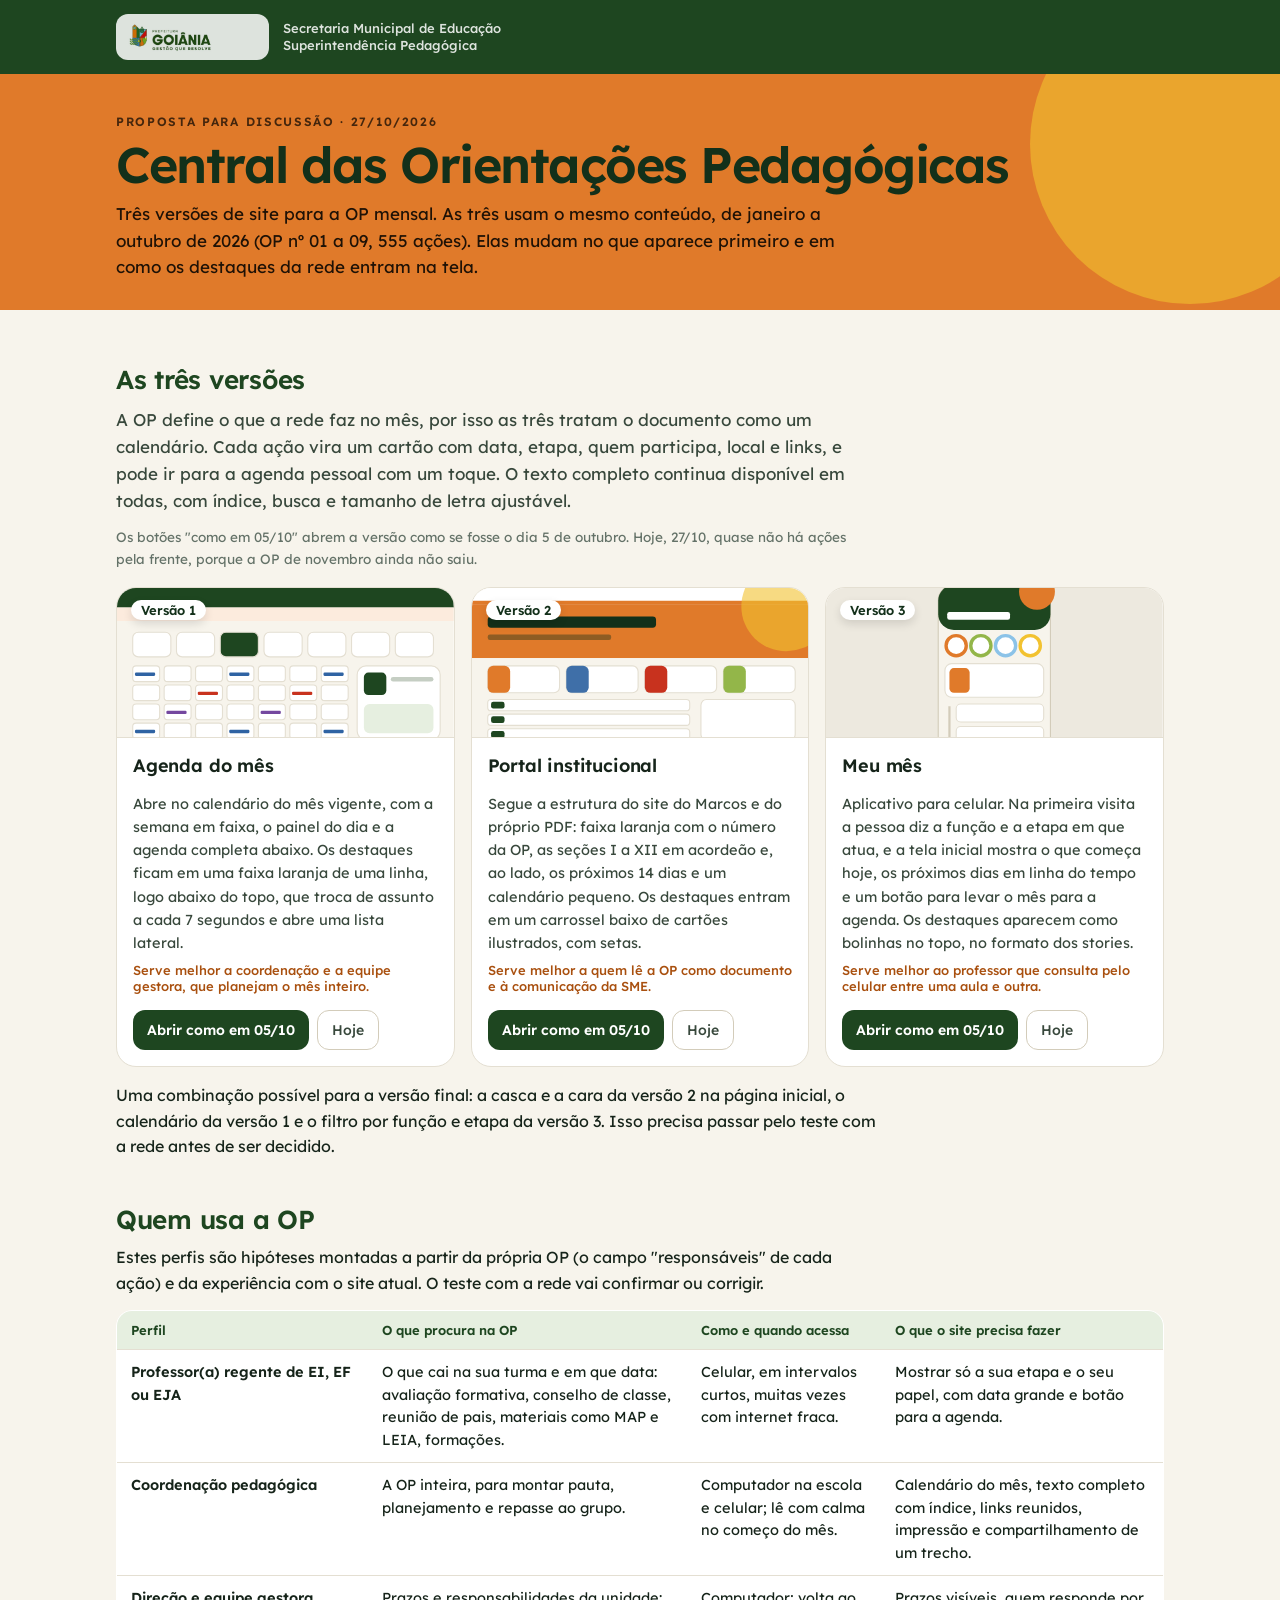
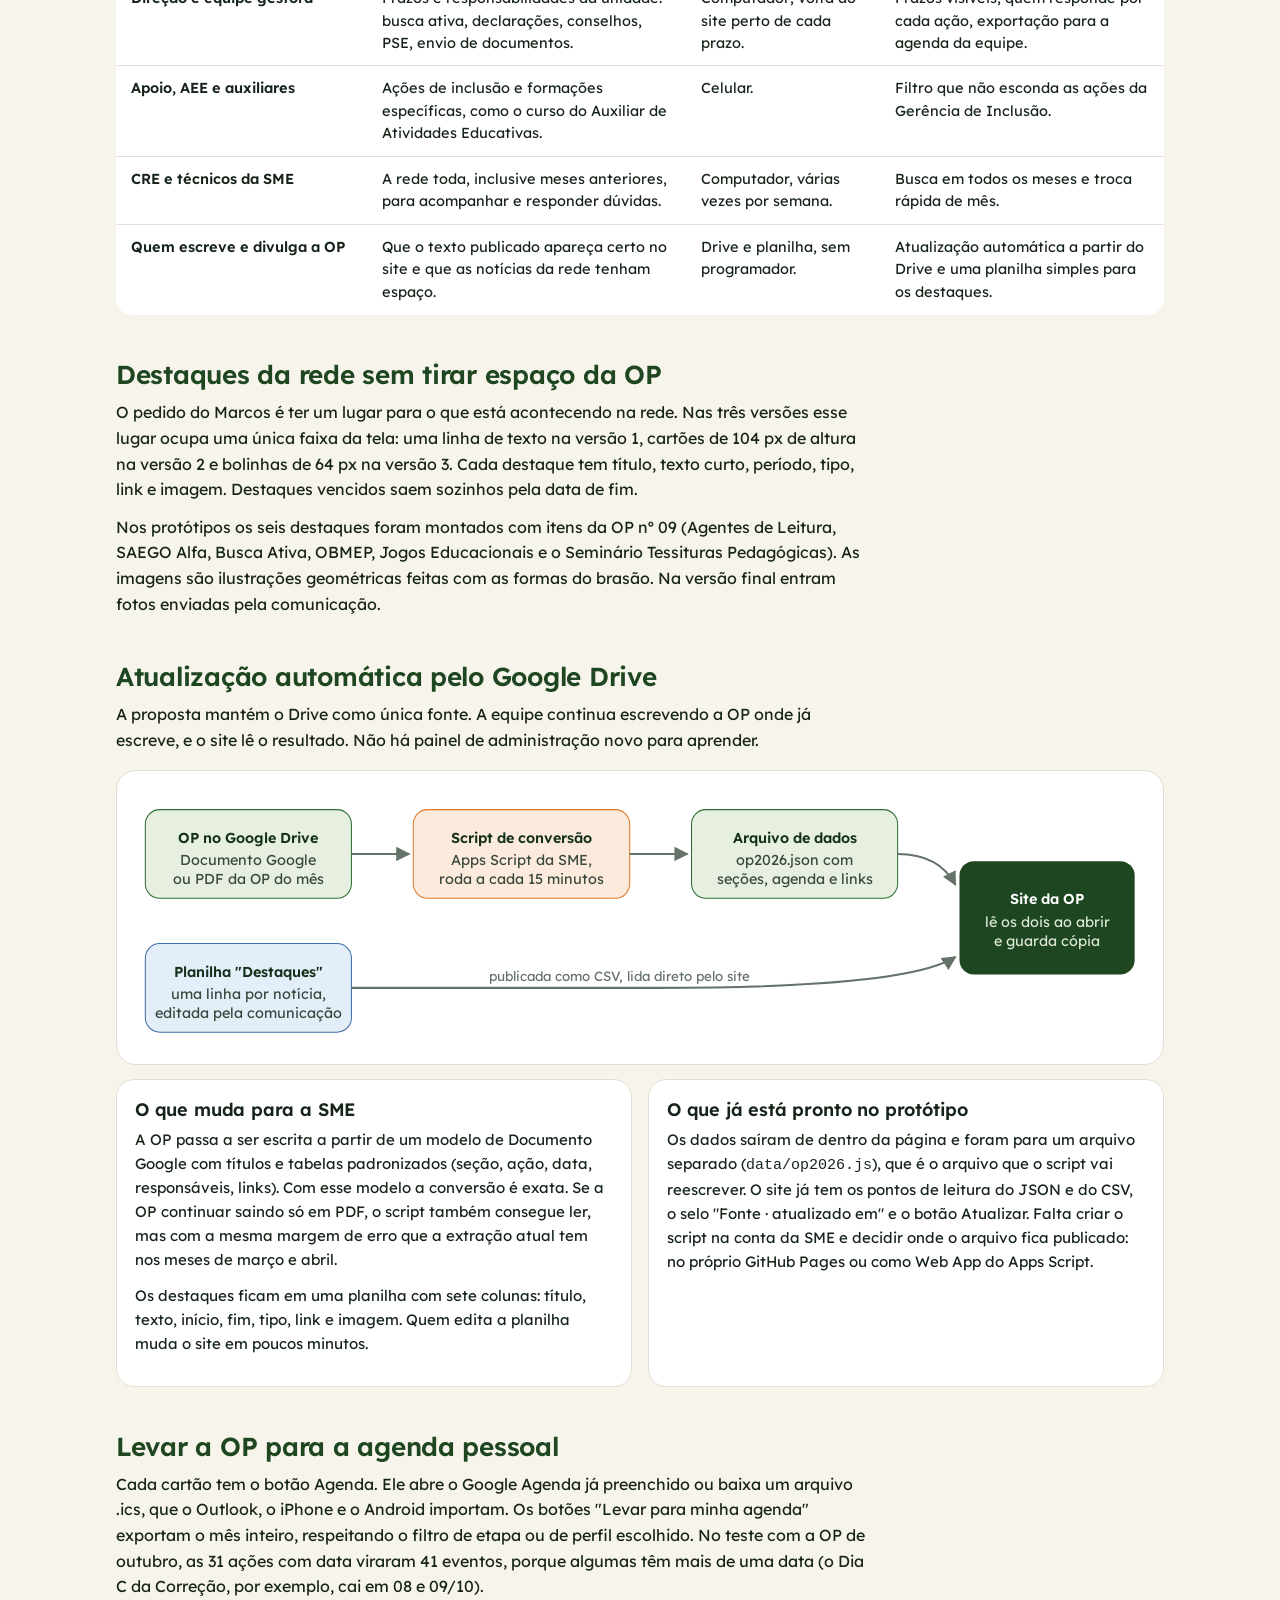
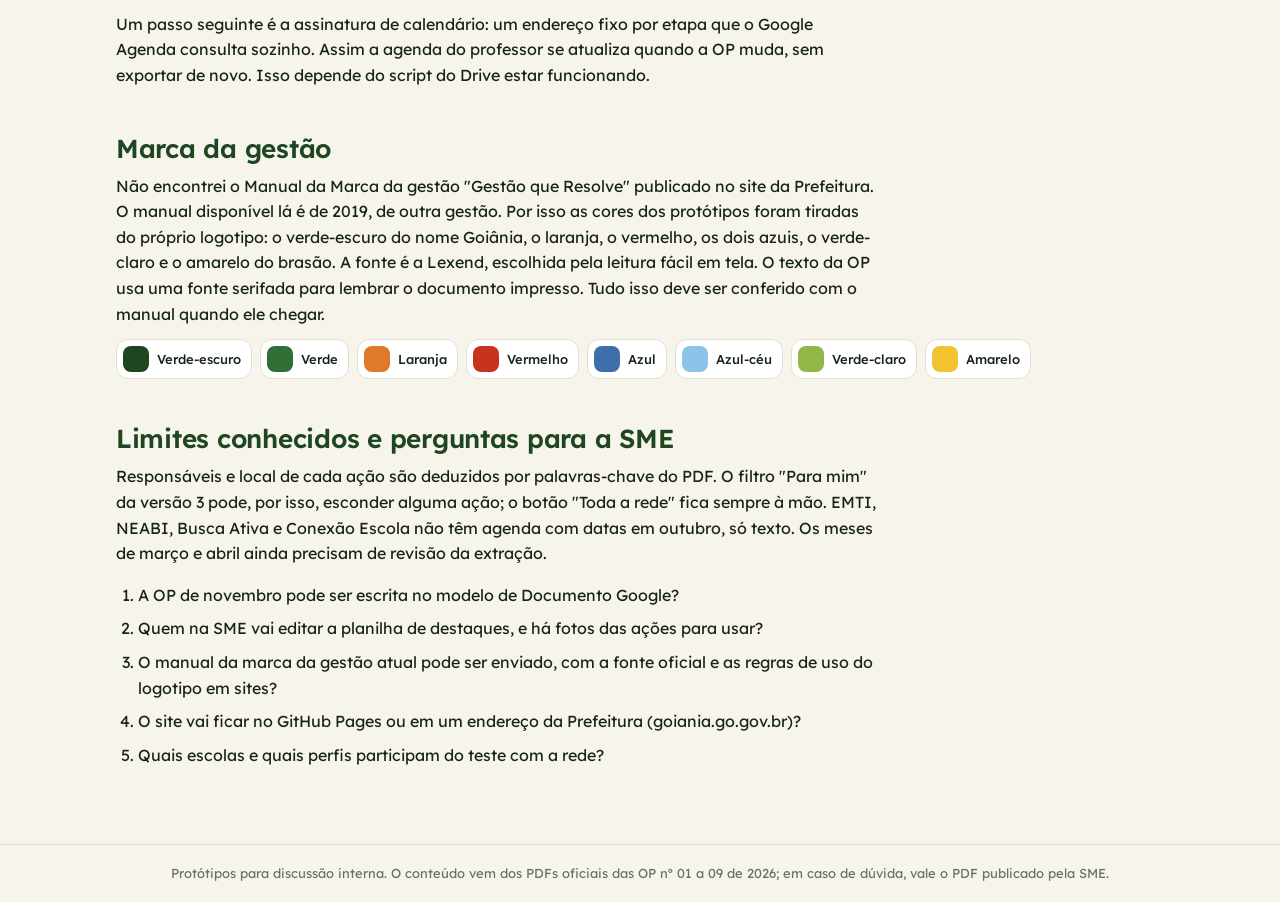
<file: prototipo/index.html>
<!DOCTYPE html>
<html lang="pt-BR">
<head>
<meta charset="utf-8">
<meta name="viewport" content="width=device-width, initial-scale=1">
<meta name="color-scheme" content="light dark">
<title>Central da OP 2026</title>
<meta name="description" content="Três propostas de site para a Orientação Pedagógica mensal da SME Goiânia, com perfis de quem usa, destaques da rede, exportação para agenda e atualização pelo Google Drive.">
<link rel="preconnect" href="https://fonts.googleapis.com">
<link href="https://fonts.googleapis.com/css2?family=Lexend:wght@300..700&family=Source+Serif+4:ital,opsz,wght@0,8..60,400..700&display=swap" rel="stylesheet">
<link rel="stylesheet" href="shared/brand.css">
<style>
.top{background:var(--verde-800);color:#fff}
.top .in{max-width:1080px;margin:0 auto;padding:14px 16px;display:flex;align-items:center;gap:14px}
.top .brandlogo{height:46px}
.top span{font:500 13px/1.3 var(--sans);opacity:.85}
.hero{background:var(--laranja);color:#1F1206;position:relative;overflow:hidden}
.hero::after{content:"";position:absolute;right:-70px;top:-90px;width:320px;height:320px;border-radius:50%;background:var(--amarelo);opacity:.6}
.hero .in{max-width:1080px;margin:0 auto;padding:34px 16px 30px;position:relative;z-index:1}
.hero small{font:600 12px var(--sans);letter-spacing:.14em;text-transform:uppercase;opacity:.8}
.hero h1{margin:6px 0 10px;font:600 clamp(30px,5vw,50px)/1.05 var(--sans);letter-spacing:-.03em;color:#13301A}
.hero p{margin:0;max-width:720px;font-size:17px;line-height:1.55}
main{max-width:1080px;margin:0 auto;padding:10px 16px 60px}
section{margin-top:44px}
h2{font:600 26px/1.2 var(--sans);margin:0 0 10px;color:var(--verde-800)}
:root[data-theme="dark"] h2{color:var(--ink)}
@media (prefers-color-scheme:dark){:root:not([data-theme="light"]) h2{color:var(--ink)}}
h3{font:600 18px/1.3 var(--sans);margin:0 0 6px}
p{margin:0 0 12px;max-width:760px;line-height:1.6}
.lead{font-size:17px;color:var(--ink2)}
.vgrid{display:grid;gap:16px;margin-top:18px}
@media (min-width:900px){.vgrid{grid-template-columns:repeat(3,minmax(0,1fr))}}
.vcard{background:var(--surface);border:1px solid var(--line);border-radius:20px;overflow:hidden;display:flex;flex-direction:column}
.vcard .shot{height:150px;position:relative;border-bottom:1px solid var(--line)}
.vcard .shot .n{position:absolute;left:14px;top:12px;background:#fff;color:#13301A;border-radius:10px;padding:2px 10px;font:600 13px var(--sans);box-shadow:0 4px 10px rgba(0,0,0,.12)}
.vcard .bd{padding:16px;display:flex;flex-direction:column;gap:8px;flex:1}
.vcard p{font-size:14.5px;margin:0;color:var(--ink2)}
.vcard .who{font:500 13px var(--sans);color:var(--laranja-texto)}
.vcard .acts{display:flex;gap:8px;flex-wrap:wrap;margin-top:auto;padding-top:8px}
.b1{display:inline-flex;align-items:center;gap:7px;border-radius:12px;padding:10px 14px;font:600 14px var(--sans);background:var(--verde-800);color:#fff}
.b2{display:inline-flex;align-items:center;gap:7px;border-radius:12px;padding:10px 14px;font:500 14px var(--sans);border:1px solid var(--line2);color:var(--ink2)}
:root[data-theme="dark"] .b1{background:var(--brand);color:#0D1710}
table{width:100%;border-collapse:collapse;font-size:14.5px;background:var(--surface);border:1px solid var(--line);border-radius:16px;overflow:hidden}
th,td{padding:11px 14px;text-align:left;vertical-align:top;border-bottom:1px solid var(--line)}
th{background:var(--verde-100);font:600 13px var(--sans);color:var(--verde-800)}
:root[data-theme="dark"] th{color:var(--ink)}
tr:last-child td{border-bottom:0}
td:first-child{font-weight:600;width:24%}
.tw{overflow-x:auto;border-radius:16px;margin-top:14px}
.tw table{min-width:680px}
.flow{background:var(--surface);border:1px solid var(--line);border-radius:20px;padding:18px;margin-top:16px}
.flow svg{width:100%;height:auto;display:block}
.flow text{font-family:var(--sans)}
.two{display:grid;gap:16px;margin-top:14px}
@media (min-width:820px){.two{grid-template-columns:1fr 1fr}}
.panel{background:var(--surface);border:1px solid var(--line);border-radius:18px;padding:18px}
.panel p{font-size:15px}
.sw{display:flex;gap:8px;flex-wrap:wrap;margin-top:10px}
.sw span{display:flex;align-items:center;gap:8px;font:500 13px var(--sans);background:var(--surface);border:1px solid var(--line);border-radius:12px;padding:6px 10px 6px 6px}
.sw i{width:26px;height:26px;border-radius:8px;display:block}
ol{padding-left:22px;max-width:760px;line-height:1.6}
ol li{margin-bottom:8px}
.note{font-size:13.5px;color:var(--muted)}
footer{border-top:1px solid var(--line);padding:18px 16px;text-align:center;color:var(--muted);font-size:13px}
</style>
</head>
<body>
<header class="top"><div class="in"><span class="brandlogo"><img src="assets/logo-goiania.jpeg" alt="Prefeitura de Goiânia · Gestão que Resolve"></span><span>Secretaria Municipal de Educação<br>Superintendência Pedagógica</span></div></header>
<div class="hero"><div class="in"><small>Proposta para discussão · 27/10/2026</small><h1>Central das Orientações Pedagógicas</h1>
<p>Três versões de site para a OP mensal. As três usam o mesmo conteúdo, de janeiro a outubro de 2026 (OP nº 01 a 09, 555 ações). Elas mudam no que aparece primeiro e em como os destaques da rede entram na tela.</p></div></div>
<main>

<section id="versoes">
<h2>As três versões</h2>
<p class="lead">A OP define o que a rede faz no mês, por isso as três tratam o documento como um calendário. Cada ação vira um cartão com data, etapa, quem participa, local e links, e pode ir para a agenda pessoal com um toque. O texto completo continua disponível em todas, com índice, busca e tamanho de letra ajustável.</p>
<p class="note">Os botões "como em 05/10" abrem a versão como se fosse o dia 5 de outubro. Hoje, 27/10, quase não há ações pela frente, porque a OP de novembro ainda não saiu.</p>
<div class="vgrid">
  <article class="vcard"><div class="shot" id="s1"><span class="n">Versão 1</span></div><div class="bd"><h3>Agenda do mês</h3>
    <p>Abre no calendário do mês vigente, com a semana em faixa, o painel do dia e a agenda completa abaixo. Os destaques ficam em uma faixa laranja de uma linha, logo abaixo do topo, que troca de assunto a cada 7 segundos e abre uma lista lateral.</p>
    <span class="who">Serve melhor a coordenação e a equipe gestora, que planejam o mês inteiro.</span>
    <div class="acts"><a class="b1" href="v1/?hoje=2026-10-05">Abrir como em 05/10</a><a class="b2" href="v1/">Hoje</a></div></div></article>
  <article class="vcard"><div class="shot" id="s2"><span class="n">Versão 2</span></div><div class="bd"><h3>Portal institucional</h3>
    <p>Segue a estrutura do site do Marcos e do próprio PDF: faixa laranja com o número da OP, as seções I a XII em acordeão e, ao lado, os próximos 14 dias e um calendário pequeno. Os destaques entram em um carrossel baixo de cartões ilustrados, com setas.</p>
    <span class="who">Serve melhor a quem lê a OP como documento e à comunicação da SME.</span>
    <div class="acts"><a class="b1" href="v2/?hoje=2026-10-05">Abrir como em 05/10</a><a class="b2" href="v2/">Hoje</a></div></div></article>
  <article class="vcard"><div class="shot" id="s3"><span class="n">Versão 3</span></div><div class="bd"><h3>Meu mês</h3>
    <p>Aplicativo para celular. Na primeira visita a pessoa diz a função e a etapa em que atua, e a tela inicial mostra o que começa hoje, os próximos dias em linha do tempo e um botão para levar o mês para a agenda. Os destaques aparecem como bolinhas no topo, no formato dos stories.</p>
    <span class="who">Serve melhor ao professor que consulta pelo celular entre uma aula e outra.</span>
    <div class="acts"><a class="b1" href="v3/?hoje=2026-10-05">Abrir como em 05/10</a><a class="b2" href="v3/">Hoje</a></div></div></article>
</div>
<p style="margin-top:16px">Uma combinação possível para a versão final: a casca e a cara da versão 2 na página inicial, o calendário da versão 1 e o filtro por função e etapa da versão 3. Isso precisa passar pelo teste com a rede antes de ser decidido.</p>
</section>

<section id="perfis">
<h2>Quem usa a OP</h2>
<p>Estes perfis são hipóteses montadas a partir da própria OP (o campo "responsáveis" de cada ação) e da experiência com o site atual. O teste com a rede vai confirmar ou corrigir.</p>
<div class="tw"><table>
<tr><th>Perfil</th><th>O que procura na OP</th><th>Como e quando acessa</th><th>O que o site precisa fazer</th></tr>
<tr><td>Professor(a) regente de EI, EF ou EJA</td><td>O que cai na sua turma e em que data: avaliação formativa, conselho de classe, reunião de pais, materiais como MAP e LEIA, formações.</td><td>Celular, em intervalos curtos, muitas vezes com internet fraca.</td><td>Mostrar só a sua etapa e o seu papel, com data grande e botão para a agenda.</td></tr>
<tr><td>Coordenação pedagógica</td><td>A OP inteira, para montar pauta, planejamento e repasse ao grupo.</td><td>Computador na escola e celular; lê com calma no começo do mês.</td><td>Calendário do mês, texto completo com índice, links reunidos, impressão e compartilhamento de um trecho.</td></tr>
<tr><td>Direção e equipe gestora</td><td>Prazos e responsabilidades da unidade: busca ativa, declarações, conselhos, PSE, envio de documentos.</td><td>Computador; volta ao site perto de cada prazo.</td><td>Prazos visíveis, quem responde por cada ação, exportação para a agenda da equipe.</td></tr>
<tr><td>Apoio, AEE e auxiliares</td><td>Ações de inclusão e formações específicas, como o curso do Auxiliar de Atividades Educativas.</td><td>Celular.</td><td>Filtro que não esconda as ações da Gerência de Inclusão.</td></tr>
<tr><td>CRE e técnicos da SME</td><td>A rede toda, inclusive meses anteriores, para acompanhar e responder dúvidas.</td><td>Computador, várias vezes por semana.</td><td>Busca em todos os meses e troca rápida de mês.</td></tr>
<tr><td>Quem escreve e divulga a OP</td><td>Que o texto publicado apareça certo no site e que as notícias da rede tenham espaço.</td><td>Drive e planilha, sem programador.</td><td>Atualização automática a partir do Drive e uma planilha simples para os destaques.</td></tr>
</table></div>
</section>

<section id="destaques">
<h2>Destaques da rede sem tirar espaço da OP</h2>
<p>O pedido do Marcos é ter um lugar para o que está acontecendo na rede. Nas três versões esse lugar ocupa uma única faixa da tela: uma linha de texto na versão 1, cartões de 104 px de altura na versão 2 e bolinhas de 64 px na versão 3. Cada destaque tem título, texto curto, período, tipo, link e imagem. Destaques vencidos saem sozinhos pela data de fim.</p>
<p>Nos protótipos os seis destaques foram montados com itens da OP nº 09 (Agentes de Leitura, SAEGO Alfa, Busca Ativa, OBMEP, Jogos Educacionais e o Seminário Tessituras Pedagógicas). As imagens são ilustrações geométricas feitas com as formas do brasão. Na versão final entram fotos enviadas pela comunicação.</p>
</section>

<section id="drive">
<h2>Atualização automática pelo Google Drive</h2>
<p>A proposta mantém o Drive como única fonte. A equipe continua escrevendo a OP onde já escreve, e o site lê o resultado. Não há painel de administração novo para aprender.</p>
<div class="flow"><svg viewBox="0 0 980 250" role="img" aria-label="Fluxo: OP no Drive, script de conversão, arquivo de dados, site; planilha de destaques direto para o site">
<defs><marker id="ar" viewBox="0 0 10 10" refX="9" refY="5" markerWidth="7" markerHeight="7" orient="auto"><path d="M0 0 10 5 0 10z" fill="#647268"/></marker></defs>
<g font-size="14">
<rect x="10" y="20" width="200" height="86" rx="14" fill="#E6EFE0" stroke="#2F6E34"/><text x="110" y="52" text-anchor="middle" font-weight="600" fill="#13301A">OP no Google Drive</text><text x="110" y="74" text-anchor="middle" fill="#38483C">Documento Google</text><text x="110" y="92" text-anchor="middle" fill="#38483C">ou PDF da OP do mês</text>
<rect x="270" y="20" width="210" height="86" rx="14" fill="#FCEBDD" stroke="#E07A2A"/><text x="375" y="52" text-anchor="middle" font-weight="600" fill="#13301A">Script de conversão</text><text x="375" y="74" text-anchor="middle" fill="#38483C">Apps Script da SME,</text><text x="375" y="92" text-anchor="middle" fill="#38483C">roda a cada 15 minutos</text>
<rect x="540" y="20" width="200" height="86" rx="14" fill="#E6EFE0" stroke="#2F6E34"/><text x="640" y="52" text-anchor="middle" font-weight="600" fill="#13301A">Arquivo de dados</text><text x="640" y="74" text-anchor="middle" fill="#38483C">op2026.json com</text><text x="640" y="92" text-anchor="middle" fill="#38483C">seções, agenda e links</text>
<rect x="800" y="70" width="170" height="110" rx="14" fill="#1E4620"/><text x="885" y="112" text-anchor="middle" font-weight="600" fill="#fff">Site da OP</text><text x="885" y="134" text-anchor="middle" fill="#DCE8D6">lê os dois ao abrir</text><text x="885" y="152" text-anchor="middle" fill="#DCE8D6">e guarda cópia</text>
<rect x="10" y="150" width="200" height="86" rx="14" fill="#E3EEF8" stroke="#3F6FA8"/><text x="110" y="182" text-anchor="middle" font-weight="600" fill="#13301A">Planilha "Destaques"</text><text x="110" y="204" text-anchor="middle" fill="#38483C">uma linha por notícia,</text><text x="110" y="222" text-anchor="middle" fill="#38483C">editada pela comunicação</text>
<path d="M210 63h56" stroke="#647268" stroke-width="2" marker-end="url(#ar)"/><path d="M480 63h56" stroke="#647268" stroke-width="2" marker-end="url(#ar)"/><path d="M740 63q40 0 56 30" stroke="#647268" stroke-width="2" fill="none" marker-end="url(#ar)"/>
<path d="M210 193h300q240 0 286-30" stroke="#647268" stroke-width="2" fill="none" marker-end="url(#ar)"/><text x="470" y="186" text-anchor="middle" fill="#647268" font-size="13">publicada como CSV, lida direto pelo site</text>
</g></svg></div>
<div class="two">
<div class="panel"><h3>O que muda para a SME</h3><p>A OP passa a ser escrita a partir de um modelo de Documento Google com títulos e tabelas padronizados (seção, ação, data, responsáveis, links). Com esse modelo a conversão é exata. Se a OP continuar saindo só em PDF, o script também consegue ler, mas com a mesma margem de erro que a extração atual tem nos meses de março e abril.</p><p>Os destaques ficam em uma planilha com sete colunas: título, texto, início, fim, tipo, link e imagem. Quem edita a planilha muda o site em poucos minutos.</p></div>
<div class="panel"><h3>O que já está pronto no protótipo</h3><p>Os dados saíram de dentro da página e foram para um arquivo separado (<code>data/op2026.js</code>), que é o arquivo que o script vai reescrever. O site já tem os pontos de leitura do JSON e do CSV, o selo "Fonte · atualizado em" e o botão Atualizar. Falta criar o script na conta da SME e decidir onde o arquivo fica publicado: no próprio GitHub Pages ou como Web App do Apps Script.</p></div>
</div>
</section>

<section id="agenda">
<h2>Levar a OP para a agenda pessoal</h2>
<p>Cada cartão tem o botão Agenda. Ele abre o Google Agenda já preenchido ou baixa um arquivo .ics, que o Outlook, o iPhone e o Android importam. Os botões "Levar para minha agenda" exportam o mês inteiro, respeitando o filtro de etapa ou de perfil escolhido. No teste com a OP de outubro, as 31 ações com data viraram 41 eventos, porque algumas têm mais de uma data (o Dia C da Correção, por exemplo, cai em 08 e 09/10).</p>
<p>Um passo seguinte é a assinatura de calendário: um endereço fixo por etapa que o Google Agenda consulta sozinho. Assim a agenda do professor se atualiza quando a OP muda, sem exportar de novo. Isso depende do script do Drive estar funcionando.</p>
</section>

<section id="marca">
<h2>Marca da gestão</h2>
<p>Não encontrei o Manual da Marca da gestão "Gestão que Resolve" publicado no site da Prefeitura. O manual disponível lá é de 2019, de outra gestão. Por isso as cores dos protótipos foram tiradas do próprio logotipo: o verde-escuro do nome Goiânia, o laranja, o vermelho, os dois azuis, o verde-claro e o amarelo do brasão. A fonte é a Lexend, escolhida pela leitura fácil em tela. O texto da OP usa uma fonte serifada para lembrar o documento impresso. Tudo isso deve ser conferido com o manual quando ele chegar.</p>
<div class="sw"><span><i style="background:#1E4620"></i>Verde-escuro</span><span><i style="background:#2F6E34"></i>Verde</span><span><i style="background:#E07A2A"></i>Laranja</span><span><i style="background:#C8321E"></i>Vermelho</span><span><i style="background:#3F6FA8"></i>Azul</span><span><i style="background:#8CC3E8"></i>Azul-céu</span><span><i style="background:#93B649"></i>Verde-claro</span><span><i style="background:#F2C230"></i>Amarelo</span></div>
</section>

<section id="pendencias">
<h2>Limites conhecidos e perguntas para a SME</h2>
<p>Responsáveis e local de cada ação são deduzidos por palavras-chave do PDF. O filtro "Para mim" da versão 3 pode, por isso, esconder alguma ação; o botão "Toda a rede" fica sempre à mão. EMTI, NEABI, Busca Ativa e Conexão Escola não têm agenda com datas em outubro, só texto. Os meses de março e abril ainda precisam de revisão da extração.</p>
<ol>
<li>A OP de novembro pode ser escrita no modelo de Documento Google?</li>
<li>Quem na SME vai editar a planilha de destaques, e há fotos das ações para usar?</li>
<li>O manual da marca da gestão atual pode ser enviado, com a fonte oficial e as regras de uso do logotipo em sites?</li>
<li>O site vai ficar no GitHub Pages ou em um endereço da Prefeitura (goiania.go.gov.br)?</li>
<li>Quais escolas e quais perfis participam do teste com a rede?</li>
</ol>
</section>
</main>
<footer>Protótipos para discussão interna. O conteúdo vem dos PDFs oficiais das OP nº 01 a 09 de 2026; em caso de dúvida, vale o PDF publicado pela SME.</footer>
<script>
/* miniaturas: composições simples com as cores do brasão, uma por versão */
(function(){
  const s1=`<svg viewBox="0 0 300 150" preserveAspectRatio="xMidYMid slice" style="width:100%;height:100%"><rect width="300" height="150" fill="#F7F4EC"/><rect width="300" height="26" fill="#1E4620"/><rect y="26" width="300" height="12" fill="#FCEBDD"/>${[0,1,2,3,4,5,6].map(i=>`<rect x="${14+i*39}" y="48" width="34" height="22" rx="5" fill="${i==2?'#1E4620':'#fff'}" stroke="#E4DFD2"/>`).join('')}${[0,1,2,3].map(r=>[0,1,2,3,4,5,6].map(i=>`<rect x="${14+i*28}" y="${78+r*17}" width="24" height="14" rx="3" fill="#fff" stroke="#E4DFD2"/>${(r+i)%3==0?`<rect x="${16+i*28}" y="${84+r*17}" width="18" height="3" rx="1" fill="${['#2F63A3','#74489F','#C8321E'][i%3]}"/>`:''}`).join('')).join('')}<rect x="214" y="78" width="74" height="66" rx="8" fill="#fff" stroke="#E4DFD2"/><rect x="220" y="84" width="20" height="20" rx="4" fill="#1E4620"/><rect x="244" y="88" width="38" height="4" rx="2" fill="#C5CEC3"/><rect x="220" y="112" width="62" height="26" rx="5" fill="#E6EFE0"/></svg>`;
  const s2=`<svg viewBox="0 0 300 150" preserveAspectRatio="xMidYMid slice" style="width:100%;height:100%"><rect width="300" height="150" fill="#F7F4EC"/><rect width="300" height="20" fill="#fff"/><rect y="20" width="300" height="3" fill="#E07A2A"/><rect y="23" width="300" height="48" fill="#E07A2A"/><circle cx="280" cy="25" r="40" fill="#F2C230" opacity=".6"/><rect x="14" y="34" width="150" height="10" rx="3" fill="#13301A"/><rect x="14" y="50" width="110" height="5" rx="2" fill="#13301A" opacity=".4"/>${[0,1,2,3].map(i=>`<rect x="${14+i*70}" y="78" width="64" height="24" rx="5" fill="#fff" stroke="#E4DFD2"/><rect x="${14+i*70}" y="78" width="20" height="24" rx="5" fill="${['#E07A2A','#3F6FA8','#C8321E','#93B649'][i]}"/>`).join('')}${[0,1,2].map(i=>`<rect x="14" y="${108+i*13}" width="180" height="10" rx="3" fill="#fff" stroke="#E4DFD2"/><rect x="17" y="${110+i*13}" width="12" height="6" rx="2" fill="#1E4620"/>`).join('')}<rect x="204" y="108" width="84" height="36" rx="5" fill="#fff" stroke="#E4DFD2"/></svg>`;
  const s3=`<svg viewBox="0 0 300 150" preserveAspectRatio="xMidYMid slice" style="width:100%;height:100%"><rect width="300" height="150" fill="#EDE9DF"/><rect x="100" y="6" width="100" height="160" rx="14" fill="#F7F4EC" stroke="#D3CCBA"/><rect x="100" y="6" width="100" height="40" rx="14" fill="#1E4620"/><circle cx="188" cy="12" r="16" fill="#E07A2A"/><rect x="108" y="30" width="56" height="7" rx="2" fill="#fff"/>${[0,1,2,3].map(i=>`<circle cx="${116+i*22}" cy="60" r="9" fill="#fff" stroke="${['#E07A2A','#93B649','#8CC3E8','#F2C230'][i]}" stroke-width="3"/>`).join('')}<rect x="106" y="76" width="88" height="30" rx="6" fill="#fff" stroke="#E4DFD2"/><rect x="110" y="80" width="18" height="22" rx="4" fill="#E07A2A"/><path d="M110 114v40" stroke="#D3CCBA" stroke-width="2"/><rect x="116" y="112" width="78" height="16" rx="4" fill="#fff" stroke="#E4DFD2"/><rect x="116" y="132" width="78" height="16" rx="4" fill="#fff" stroke="#E4DFD2"/></svg>`;
  document.getElementById('s1').insertAdjacentHTML('afterbegin',s1);
  document.getElementById('s2').insertAdjacentHTML('afterbegin',s2);
  document.getElementById('s3').insertAdjacentHTML('afterbegin',s3);
})();
</script>
</body>
</html>
</file>
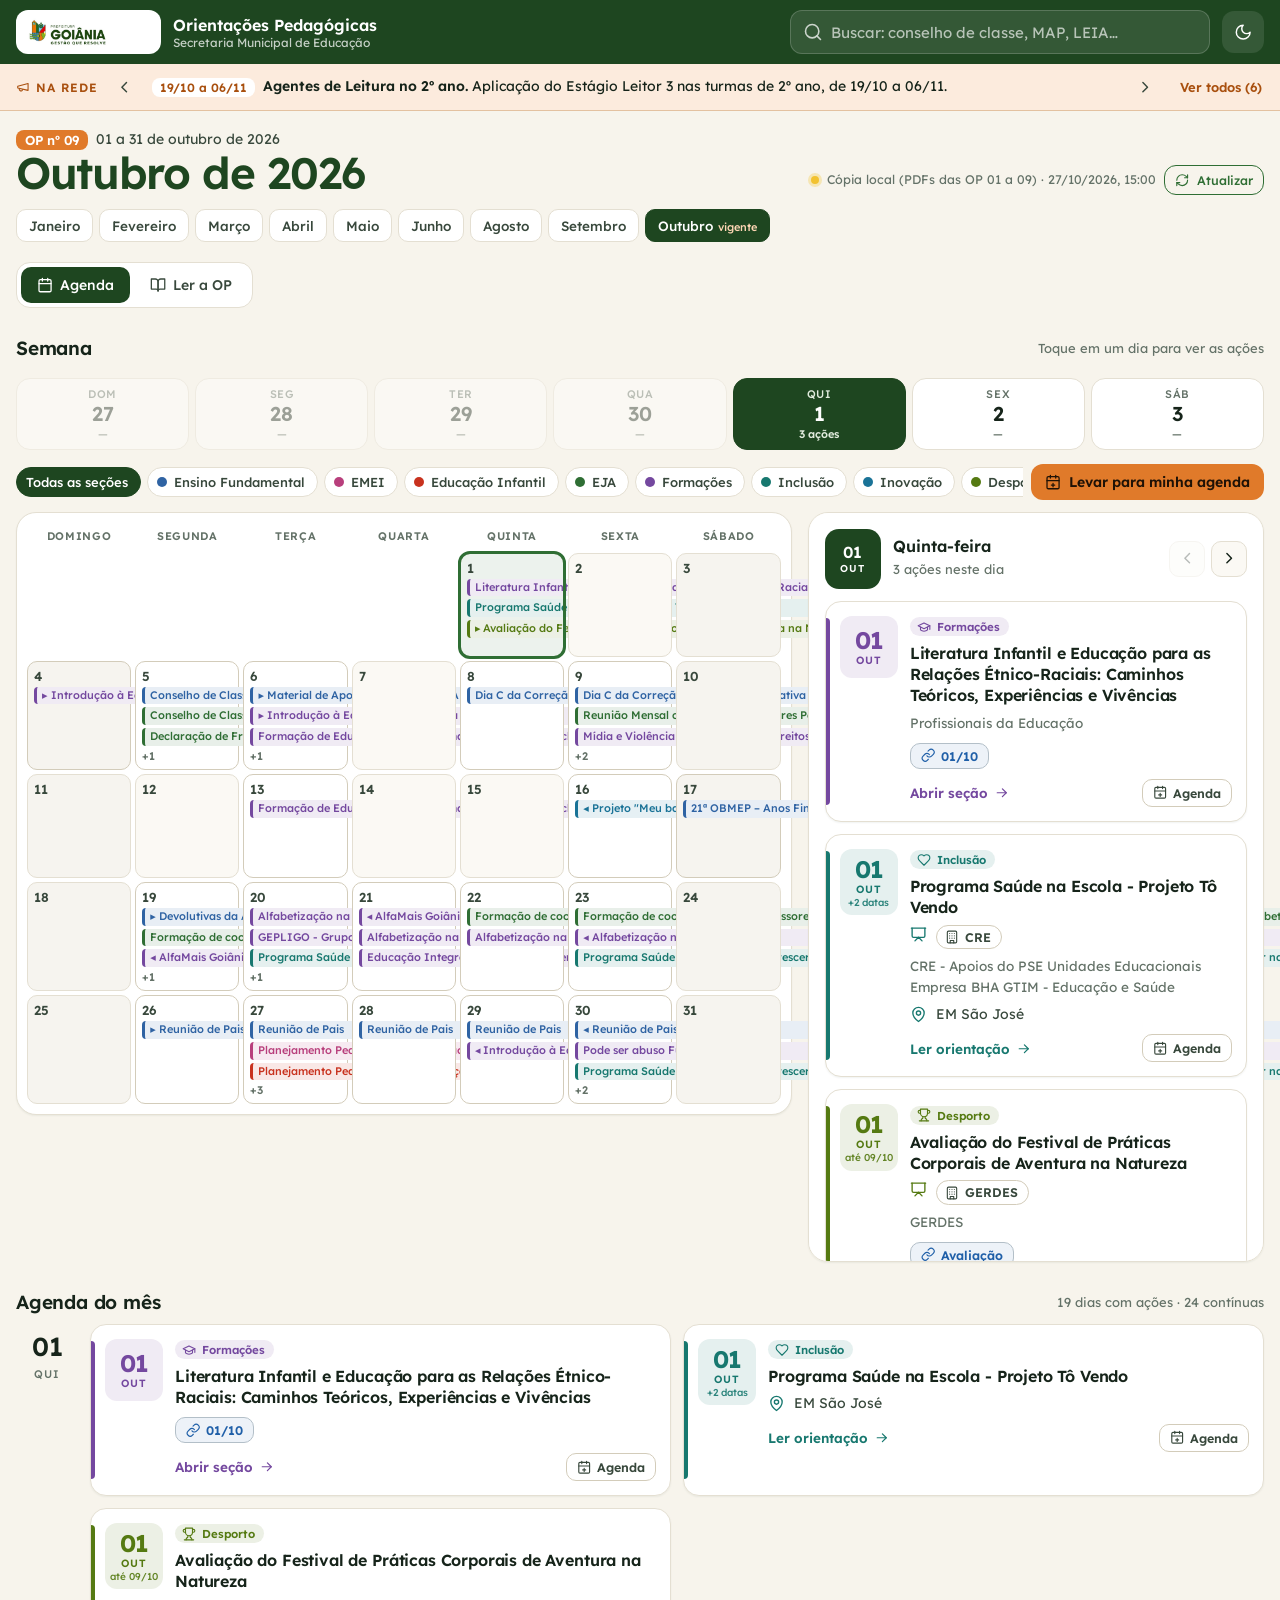
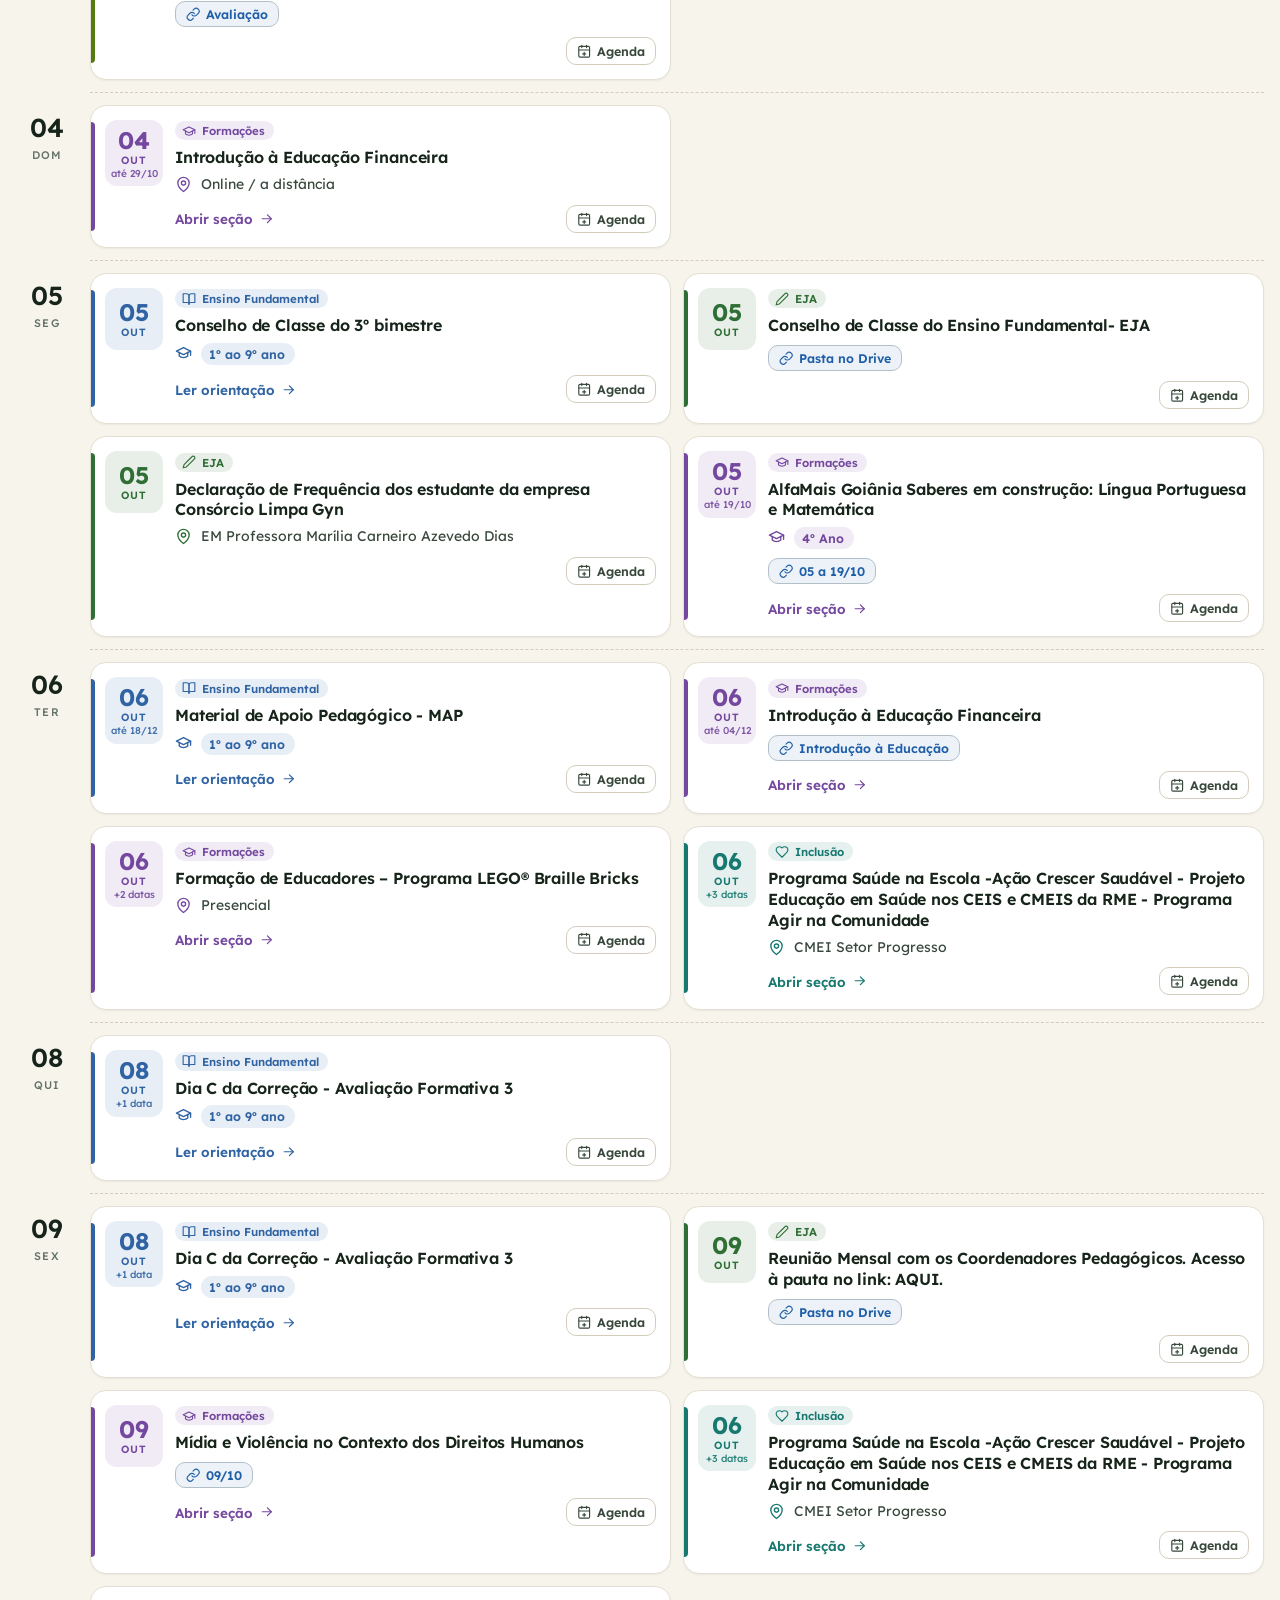
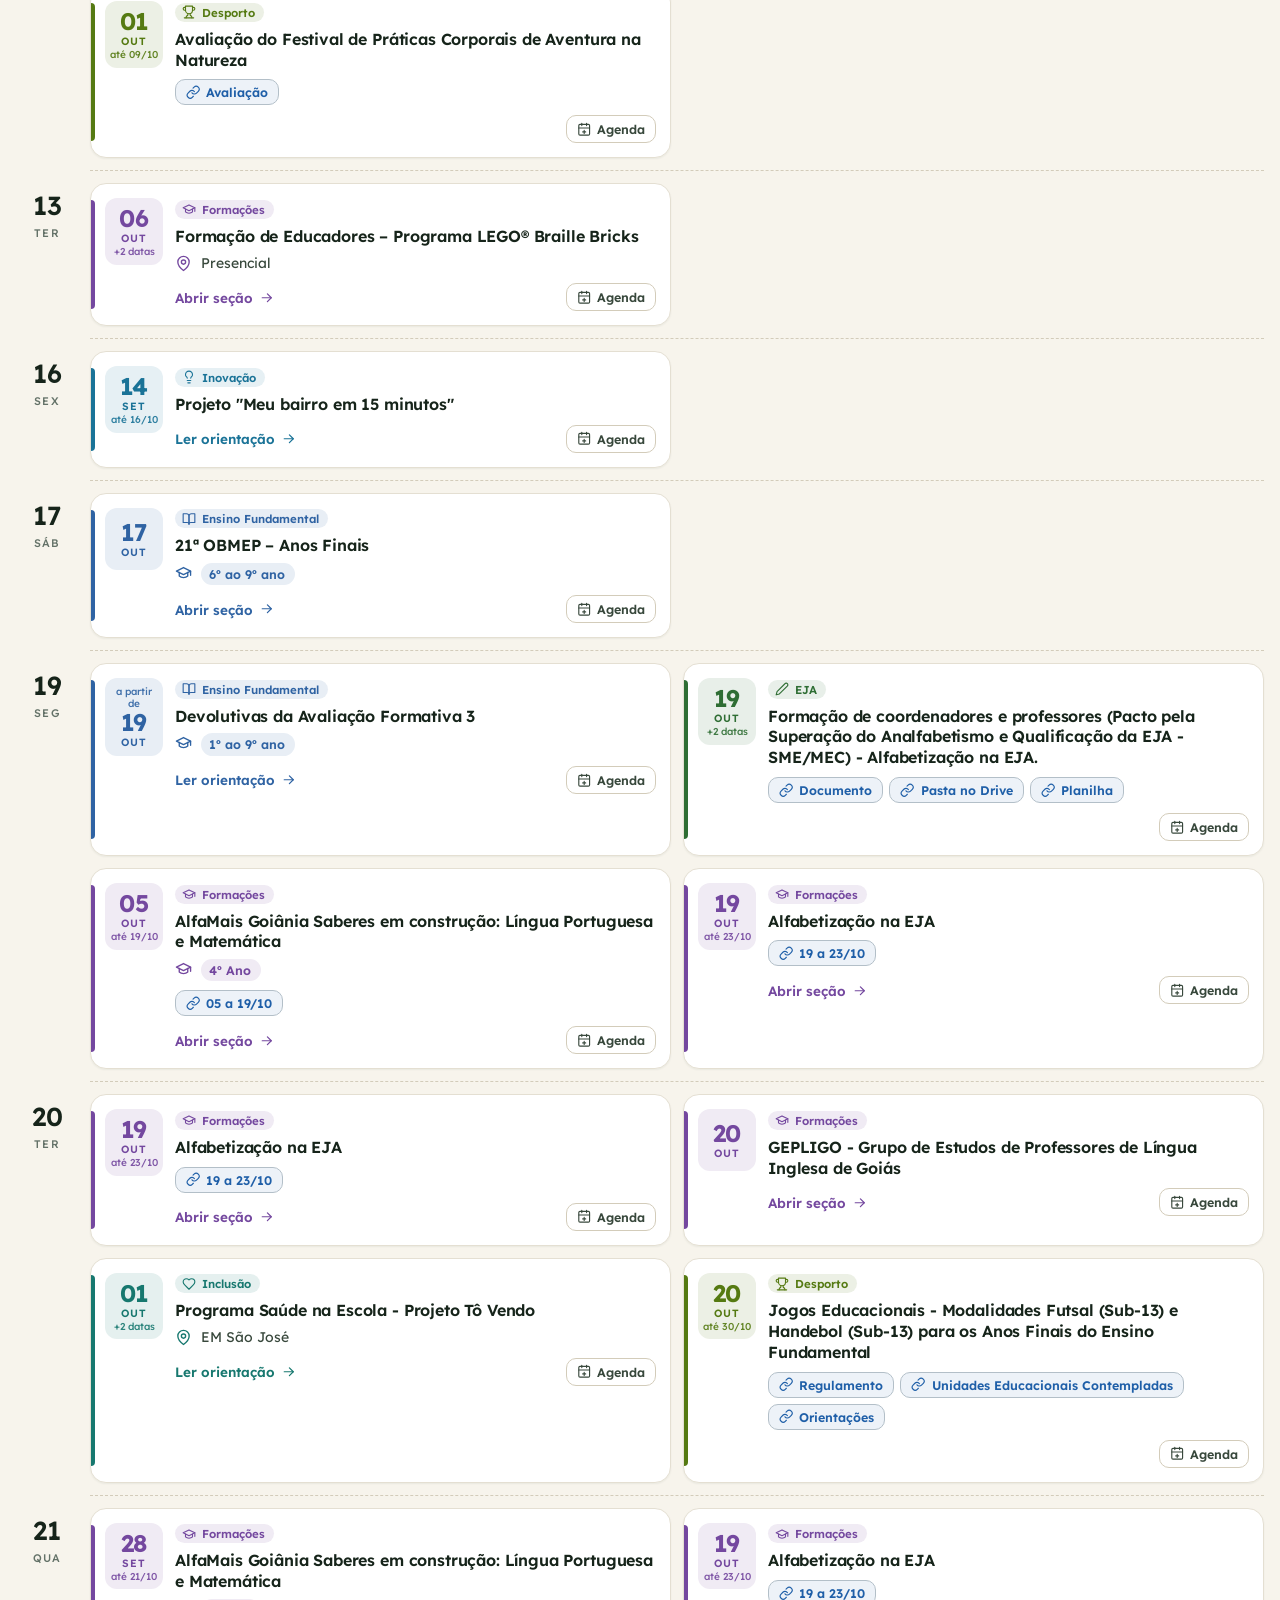
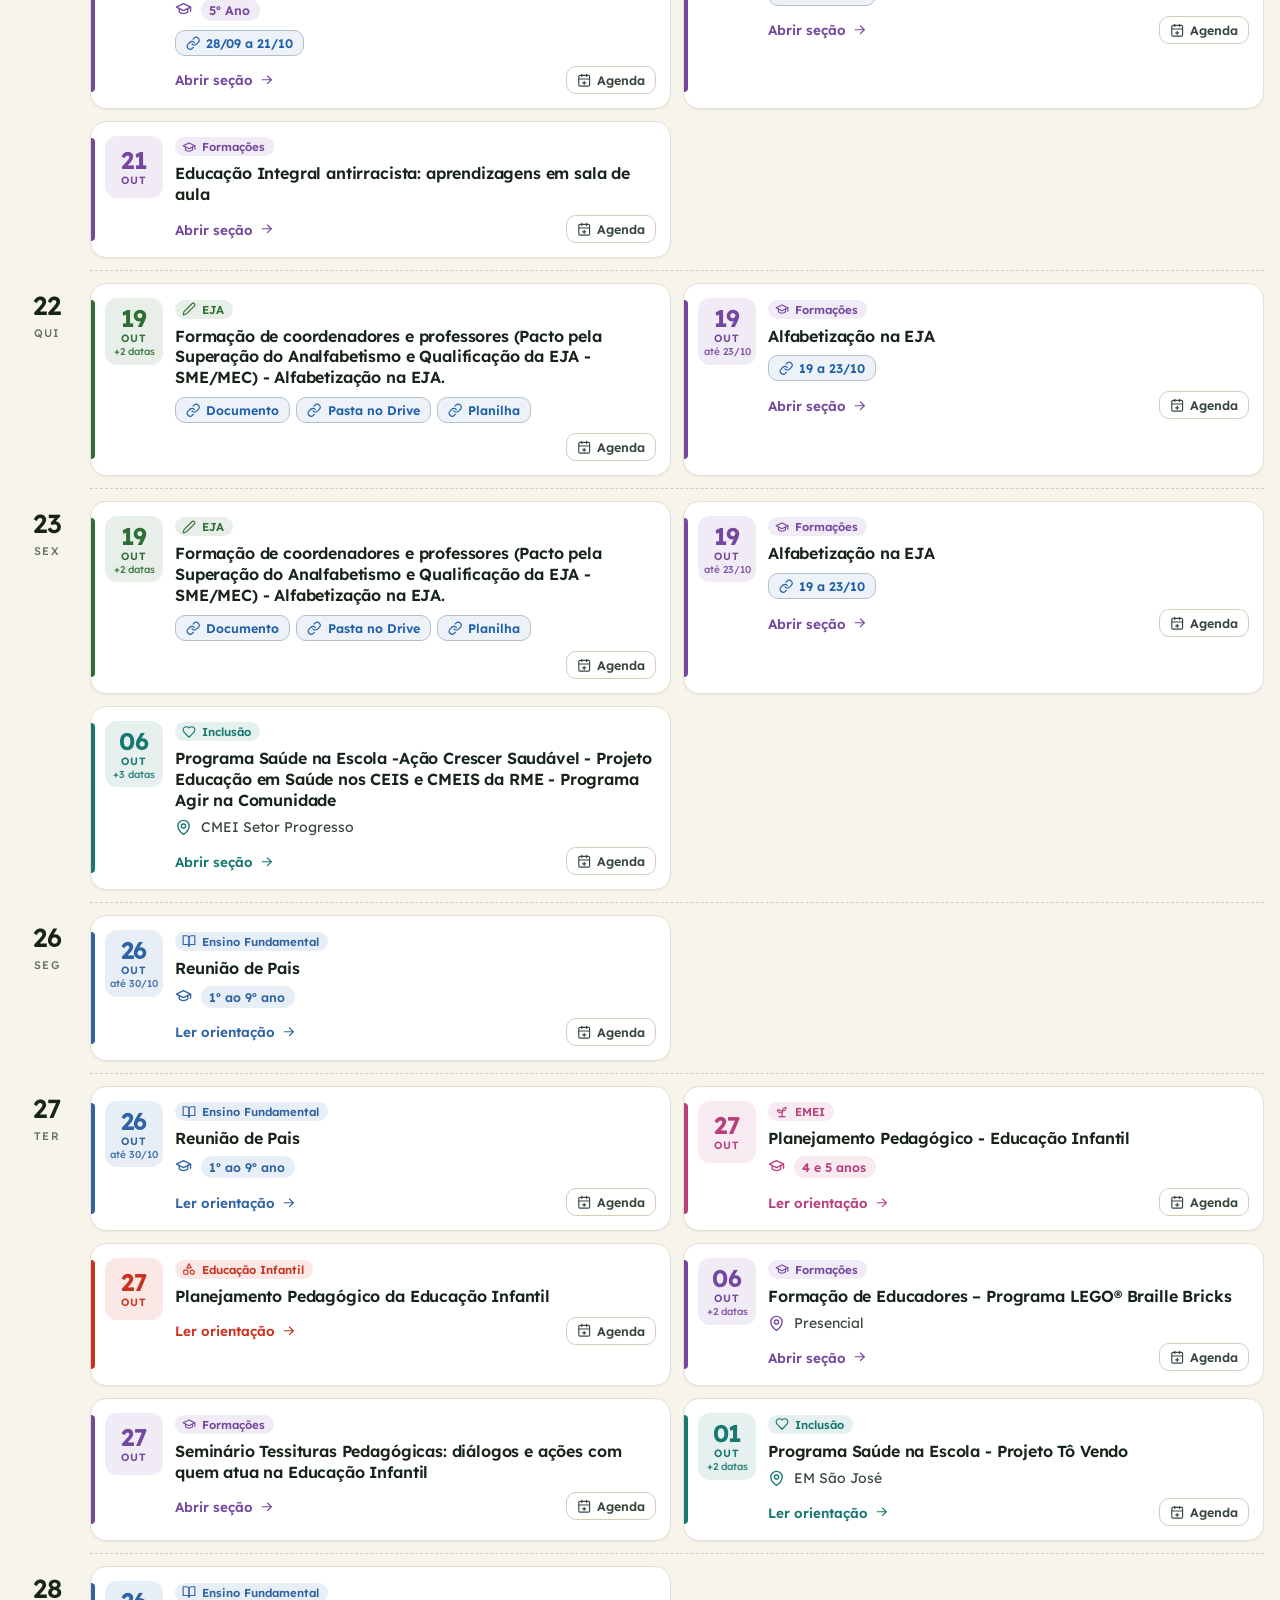
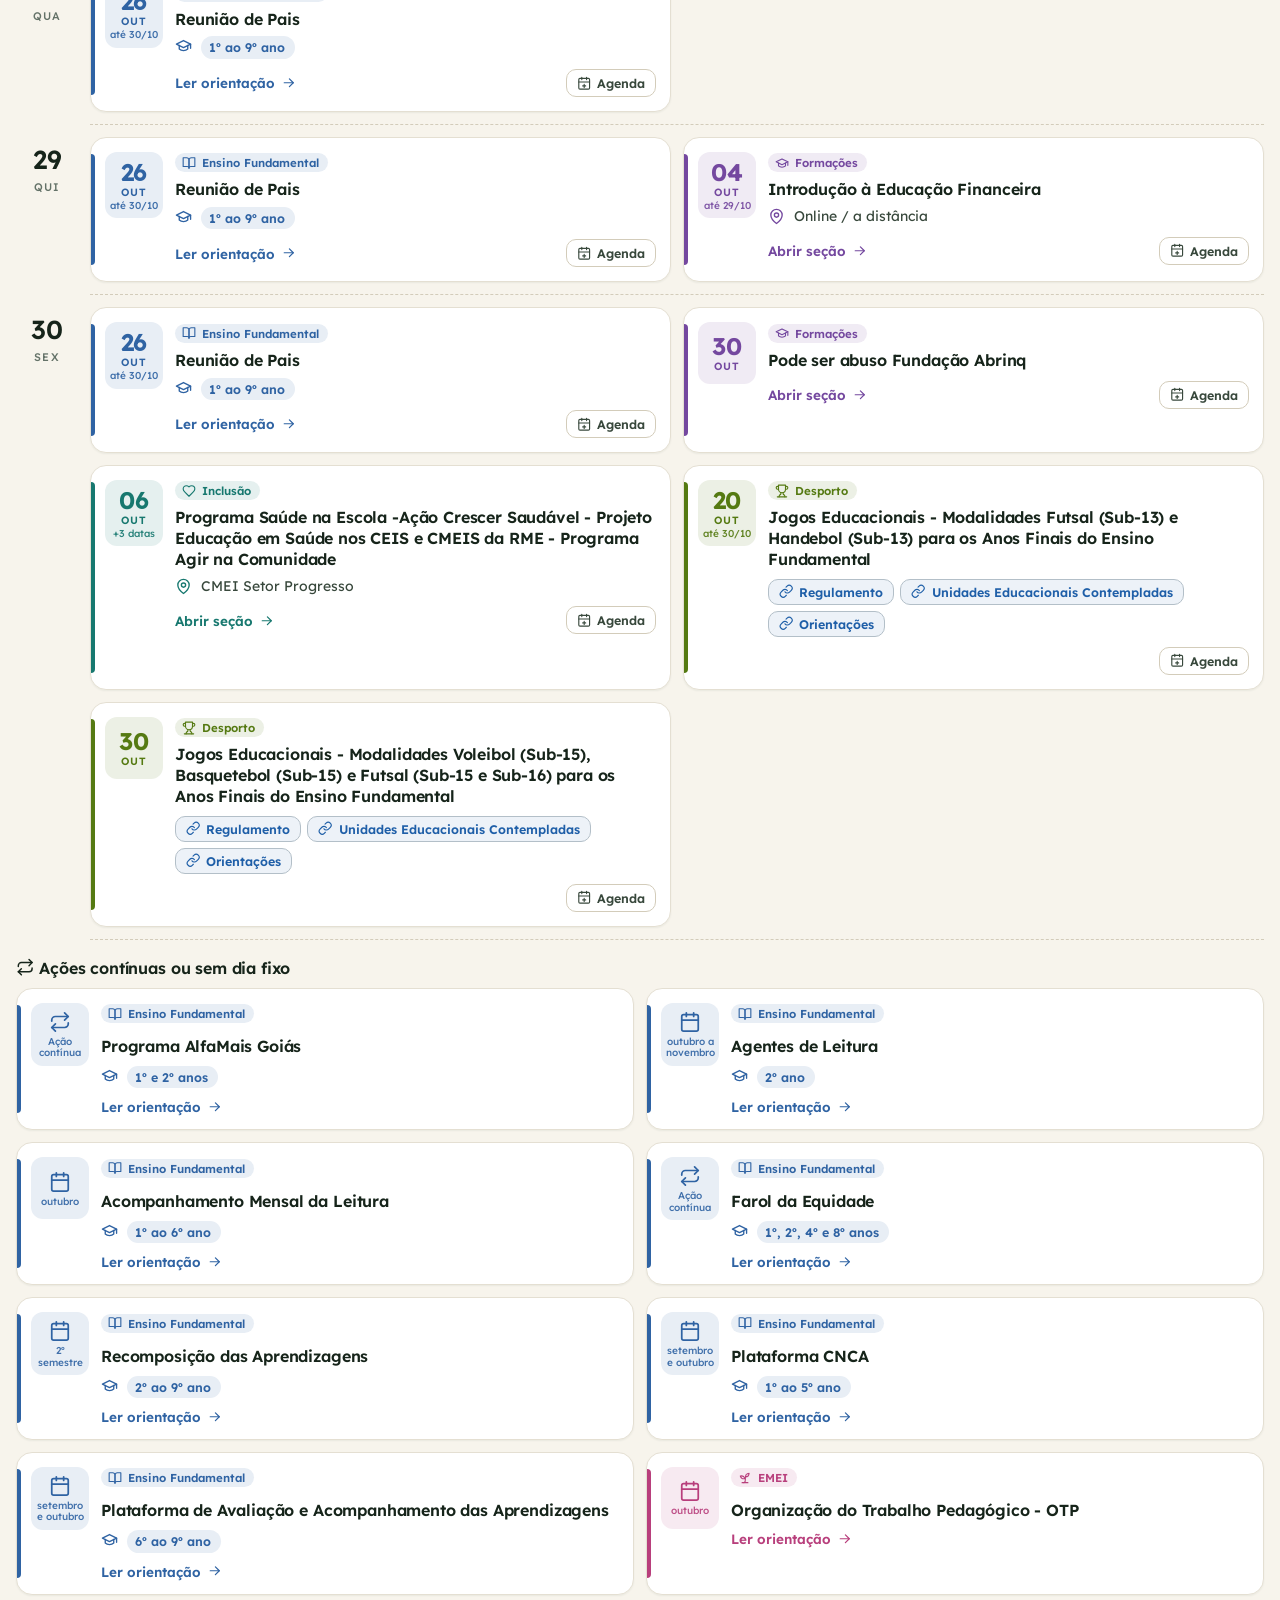
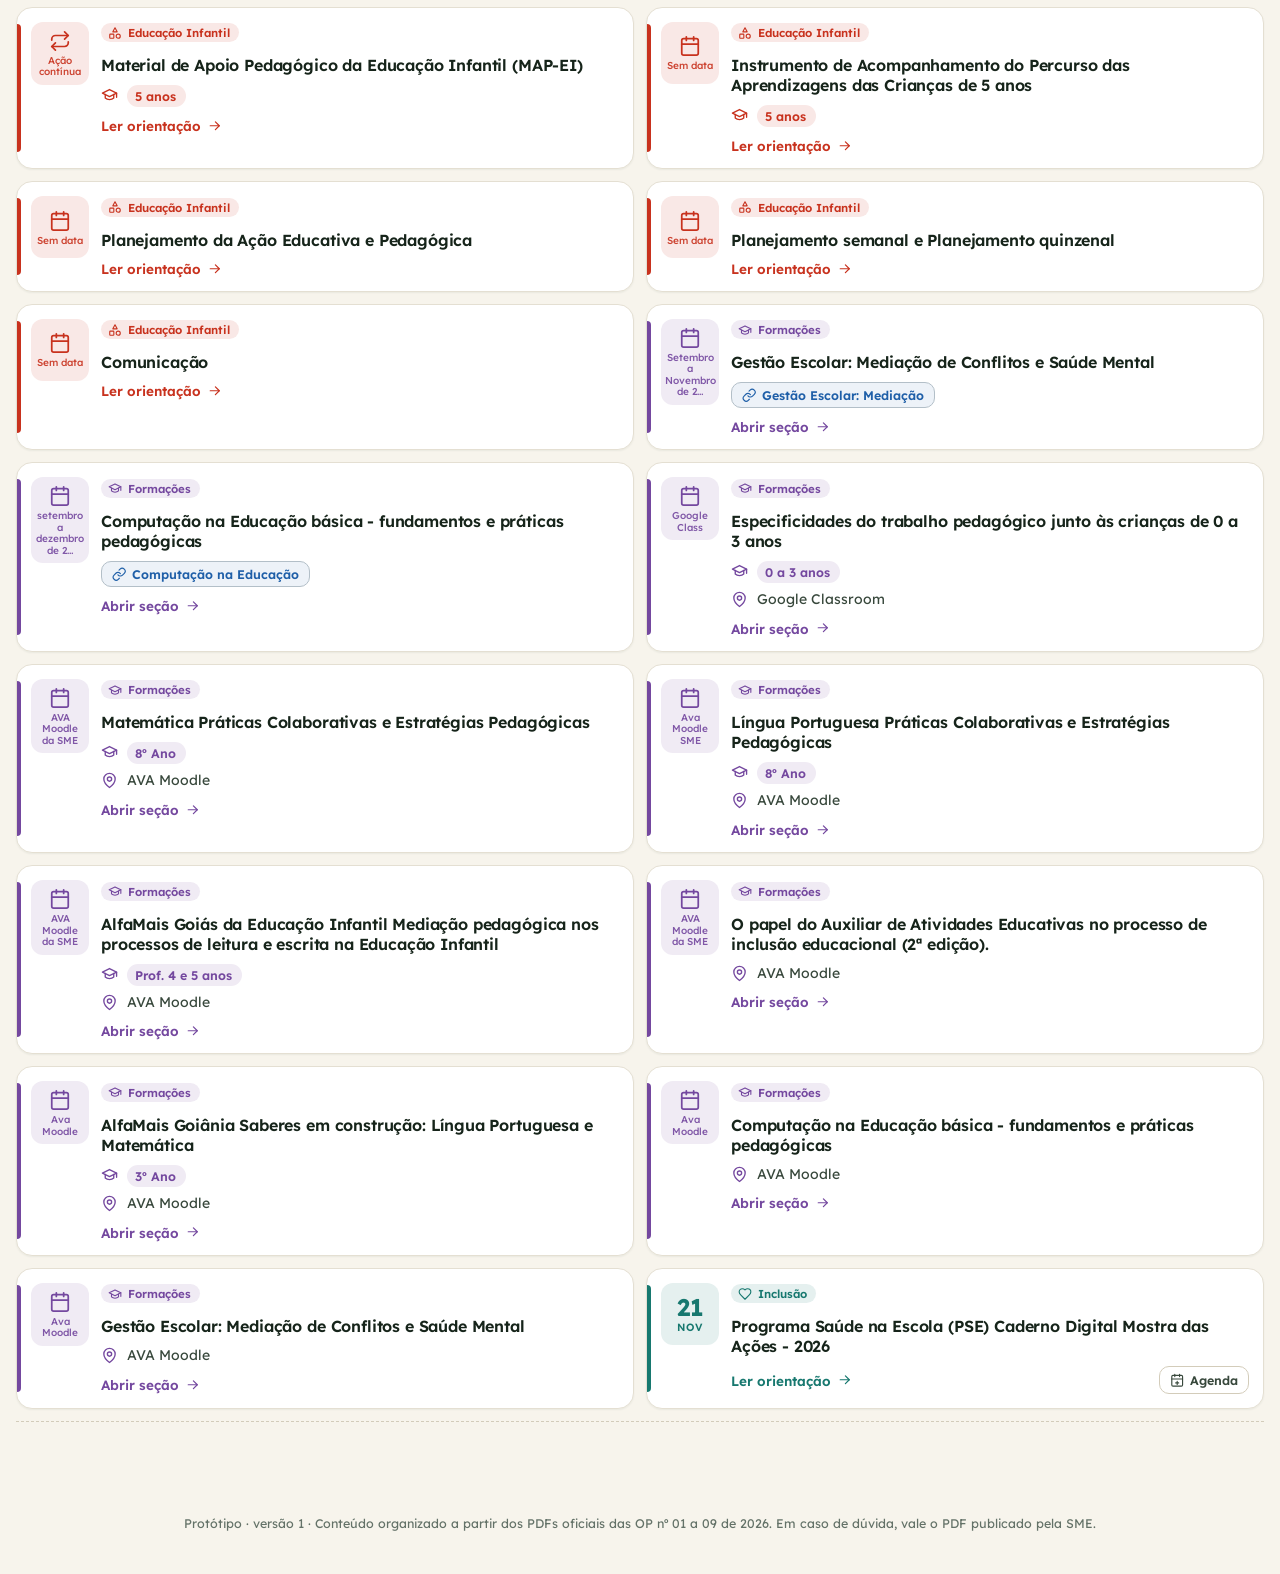
<file: prototipo/v1/index.html>
<!DOCTYPE html>
<html lang="pt-BR">
<head>
<meta charset="utf-8">
<meta name="viewport" content="width=device-width, initial-scale=1, viewport-fit=cover">
<meta name="color-scheme" content="light dark">
<title>Agenda da OP · SME Goiânia</title>
<meta name="description" content="Versão 1: a Orientação Pedagógica do mês como agenda. Calendário, semana, prazos e texto completo.">
<link rel="preconnect" href="https://fonts.googleapis.com">
<link href="https://fonts.googleapis.com/css2?family=Lexend:wght@300..700&family=Source+Serif+4:ital,opsz,wght@0,8..60,400..700;1,8..60,400..600&display=swap" rel="stylesheet">
<link rel="stylesheet" href="../shared/brand.css">
<script>try{var t=localStorage.getItem('opthm');if(t)document.documentElement.dataset.theme=t}catch(e){}</script>
<style>
/* ===== Versão 1 · Agenda do mês ===== */
.top{background:var(--verde-800);color:#fff;position:sticky;top:0;z-index:40}
.top-in{max-width:1320px;margin:0 auto;display:flex;align-items:center;gap:12px;padding:10px 16px;flex-wrap:wrap}
.top .brandlogo{height:44px}
.ttl{display:flex;flex-direction:column;line-height:1.15;min-width:0;flex:1}
.ttl b{font:600 16px var(--sans)}
.ttl small{font:400 12px var(--sans);opacity:.75}
.sbox{position:relative;order:3;flex:1 1 100%}
.sbox input{width:100%;height:44px;border-radius:12px;border:1px solid rgba(255,255,255,.18);background:rgba(255,255,255,.1);color:#fff;padding:0 40px 0 40px;font:400 15px var(--sans)}
.sbox input::placeholder{color:rgba(255,255,255,.65)}
.sbox input:focus{background:#fff;color:var(--ink);outline:3px solid var(--accent)}
.sbox .ic{position:absolute;left:13px;top:12px;width:20px;height:20px;opacity:.75;pointer-events:none}
.tbtn{width:42px;height:42px;border-radius:12px;background:rgba(255,255,255,.1);display:grid;place-items:center;color:#fff}
.tbtn:hover{background:rgba(255,255,255,.18)}
@media (min-width:900px){.top-in{flex-wrap:nowrap}.sbox{order:0;flex:0 1 420px}}

/* faixa "Na rede": uma linha, não ocupa a página */
.ticker{background:var(--laranja-100);color:var(--ink);border-bottom:1px solid color-mix(in srgb,var(--laranja) 30%,var(--line))}
.tk-in{max-width:1320px;margin:0 auto;display:flex;align-items:center;gap:10px;padding:0 10px 0 16px;height:46px}
.tk-tag{display:flex;align-items:center;gap:6px;font:600 12px var(--sans);letter-spacing:.08em;text-transform:uppercase;color:var(--laranja-texto);flex:none}
.tk-msg{flex:1;min-width:0;display:flex;align-items:center;gap:8px;font-size:14px;overflow:hidden}
.tk-msg a{white-space:nowrap;overflow:hidden;text-overflow:ellipsis;min-width:0}
.tk-msg a b{font-weight:600}
.tk-msg a:hover{text-decoration:underline}
.tk-msg .when{flex:none;font:600 12px var(--sans);color:var(--laranja-texto);background:var(--surface);border-radius:8px;padding:2px 8px}
.tk-btn{width:34px;height:34px;border-radius:10px;display:grid;place-items:center;color:var(--ink2);flex:none}
.tk-btn:hover{background:rgba(0,0,0,.06)}
.tk-all{font:600 13px var(--sans);color:var(--laranja-texto);white-space:nowrap;flex:none;padding:6px 8px}
@media (max-width:560px){.tk-tag span,.tk-msg .when,.ttl small{display:none}.tk-all{font-size:0;padding:6px}.tk-all::after{content:"Todos";font-size:13px}.filters{flex-basis:100%}.xbtn{width:100%;justify-content:center}.sync{margin-left:0}}
.tk-fade{animation:tk .4s ease}
@keyframes tk{from{opacity:0;transform:translateY(6px)}to{opacity:1;transform:none}}

.shell{max-width:1320px;margin:0 auto;padding:18px 16px 80px}
/* cabeçalho do mês */
.mhead{display:flex;flex-wrap:wrap;align-items:flex-end;gap:12px 18px}
.mhead h1{margin:0;font:600 clamp(28px,5vw,44px)/1 var(--sans);letter-spacing:-.03em;color:var(--verde-800)}
:root[data-theme="dark"] .mhead h1{color:var(--ink)}
.mhead .op{display:flex;gap:8px;align-items:center;flex-wrap:wrap;font-size:14px;color:var(--ink2)}
.badge{background:var(--laranja);color:#fff;border-radius:8px;padding:2px 9px;font:600 13px var(--sans)}
.mpick{display:flex;gap:6px;overflow-x:auto;scrollbar-width:none;margin:14px -16px 0;padding:0 16px 4px}
.mpick::-webkit-scrollbar{display:none}
.mpick a{flex:none;padding:7px 12px;border-radius:10px;border:1px solid var(--line);background:var(--surface);font:500 13.5px var(--sans);color:var(--ink2)}
.mpick a[aria-current="true"]{background:var(--verde-800);color:#fff;border-color:var(--verde-800)}
.mpick a em{font-style:normal;font-size:11px;margin-left:5px;color:var(--laranja-texto)}
.mpick a[aria-current="true"] em{color:#FFD7B5}
.sync{margin-left:auto;display:flex;align-items:center;gap:8px;font-size:12.5px;color:var(--muted)}
.tabs{display:flex;gap:4px;background:var(--surface);border:1px solid var(--line);border-radius:14px;padding:4px;margin-top:16px;width:max-content;max-width:100%}
.tabs a{display:flex;align-items:center;gap:7px;padding:9px 16px;border-radius:10px;font:500 14px var(--sans);color:var(--ink2)}
.tabs a[aria-current="true"]{background:var(--verde-800);color:#fff}

/* semana */
.week{display:grid;grid-template-columns:repeat(7,minmax(0,1fr));gap:6px;margin-top:18px}
.wd{background:var(--surface);border:1px solid var(--line);border-radius:14px;padding:8px 6px;text-align:center;display:flex;flex-direction:column;align-items:center;gap:2px;min-width:0}
.wd small{font:500 11px var(--sans);text-transform:uppercase;letter-spacing:.06em;color:var(--muted)}
.wd b{font:600 20px/1.1 var(--sans)}
.wd span{font:500 11px var(--sans);color:var(--muted);white-space:nowrap}
.wd.has span{color:var(--verde-600);font-weight:600}
.wd.today{border-color:var(--laranja);box-shadow:inset 0 0 0 1px var(--laranja)}
.wd.today b{color:var(--laranja-texto)}
.wd[aria-pressed="true"]{background:var(--verde-800);color:#fff;border-color:var(--verde-800)}
.wd[aria-pressed="true"] small,.wd[aria-pressed="true"] span{color:#E1EBDD}
.wd.out{opacity:.4}
.secttl{display:flex;align-items:center;gap:10px;justify-content:space-between;margin:28px 0 10px;flex-wrap:wrap}
.secttl h2{margin:0;font:600 19px var(--sans)}
.secttl small{color:var(--muted);font-size:13px}

/* barra de ferramentas */
.tools{display:flex;gap:8px;align-items:center;flex-wrap:wrap;margin-top:14px}
.filters{display:flex;gap:6px;overflow-x:auto;scrollbar-width:none;flex:1;min-width:0;padding:2px 0}
.filters::-webkit-scrollbar{display:none}
.fchip{flex:none;display:flex;align-items:center;gap:7px;padding:6px 12px 6px 9px;border-radius:999px;border:1px solid var(--line);background:var(--surface);font:500 13px var(--sans);color:var(--ink2)}
.fchip i{width:10px;height:10px;border-radius:50%;background:var(--ac)}
.fchip[aria-pressed="false"]{opacity:.45;text-decoration:line-through}
.fchip.all{background:var(--verde-800);color:#fff;border-color:var(--verde-800)}
.xbtn{display:inline-flex;align-items:center;gap:8px;border-radius:12px;padding:9px 14px;font:600 14px var(--sans);background:var(--laranja);color:#1F1206;white-space:nowrap}
.xbtn:hover{filter:brightness(1.05)}
.gbtn{display:inline-flex;align-items:center;gap:8px;border-radius:12px;padding:9px 14px;font:500 14px var(--sans);border:1.5px solid var(--verde-600);color:var(--verde-600);white-space:nowrap}
:root[data-theme="dark"] .gbtn{color:var(--brand);border-color:var(--brand)}

.calwrap{display:grid;gap:16px;margin-top:12px}
@media (min-width:1100px){.calwrap{grid-template-columns:minmax(0,1.7fr) minmax(340px,1fr);align-items:start}.dpanel{position:sticky;top:130px;max-height:calc(100vh - 150px);overflow:auto}}
.calbox{background:var(--surface);border:1px solid var(--line);border-radius:20px;padding:10px;box-shadow:var(--sh1)}
.dpanel{background:var(--surface);border:1px solid var(--line);border-radius:20px;padding:16px;box-shadow:var(--sh1)}
.dhead{display:flex;align-items:center;gap:12px;margin-bottom:12px}
.dbig{width:56px;height:60px;border-radius:14px;background:var(--verde-800);color:#fff;display:flex;flex-direction:column;align-items:center;justify-content:center;flex:none}
.dbig b{font:600 25px/1 var(--sans)}.dbig span{font:600 10px var(--sans);letter-spacing:.1em}
.dhead>div:nth-child(2){flex:1;min-width:0}
.dhead b{display:block;font:600 16px var(--sans)}
.dhead small{color:var(--muted);font-size:13px}
.dstep{display:flex;gap:6px}
.dstep button{width:36px;height:36px;border-radius:10px;border:1px solid var(--line);display:grid;place-items:center;background:var(--surface2)}
.dstep button:disabled{opacity:.3}

.agd{display:grid;grid-template-columns:62px minmax(0,1fr);gap:12px;margin-bottom:6px}
.agdh{position:sticky;top:130px;align-self:start;text-align:center;padding-top:10px}
.agdh b{display:block;font:600 26px/1 var(--sans)}
.agdh span{font:500 11px var(--sans);letter-spacing:.1em;text-transform:uppercase;color:var(--muted)}
.agdh.today b{color:var(--laranja-texto)}
.agd .cards{padding-bottom:12px;border-bottom:1px dashed var(--line2);margin-bottom:6px}
.agd.nodate{grid-template-columns:1fr}
.agd.nodate h3{margin:6px 0 10px;font:600 16px var(--sans)}
@media (min-width:900px){.agd .cards{grid-template-columns:repeat(2,minmax(0,1fr))}}
@media (max-width:420px){.agd{grid-template-columns:46px minmax(0,1fr);gap:8px}.agdh b{font-size:21px}}

/* OP: seções */
.sgrid{display:grid;gap:10px;margin-top:16px;grid-template-columns:repeat(auto-fill,minmax(250px,1fr))}
.stile{display:flex;gap:12px;align-items:center;background:var(--surface);border:1px solid var(--line);border-radius:16px;padding:14px;transition:.15s}
.stile:hover{border-color:var(--ac);box-shadow:var(--sh2)}
.stile .bi{width:44px;height:44px;border-radius:12px;background:var(--acbg);color:var(--ac);display:grid;place-items:center;flex:none}
.stile .bi .ic{width:22px;height:22px}
.stile b{display:block;font:600 15px/1.25 var(--sans)}
.stile small{color:var(--muted);font-size:12.5px}
.rbar{display:flex;align-items:center;gap:10px;flex-wrap:wrap;margin-top:6px}
.back{display:inline-flex;align-items:center;gap:6px;font:500 14px var(--sans);color:var(--ink2);padding:8px 12px 8px 8px;border-radius:12px;background:var(--surface);border:1px solid var(--line)}
.rtools{margin-left:auto;display:flex;gap:6px}
.rtools button{height:40px;min-width:40px;padding:0 10px;border-radius:12px;background:var(--surface);border:1px solid var(--line);display:flex;align-items:center;justify-content:center;gap:4px;font:600 13px var(--sans);color:var(--ink2)}
.rhero{margin-top:14px;display:flex;gap:14px;align-items:center}
.rhero .bi{width:54px;height:54px;border-radius:16px;background:var(--acbg);color:var(--ac);display:grid;place-items:center;flex:none}
.rhero .bi .ic{width:28px;height:28px}
.rhero h1{margin:0;font:600 clamp(22px,4vw,32px)/1.1 var(--sans)}
.rhero small{color:var(--ac);font:600 12px var(--sans);letter-spacing:.08em;text-transform:uppercase}
.rgrid{display:grid;gap:24px}
@media (min-width:1100px){.rgrid{grid-template-columns:260px minmax(0,1fr)}.toc-side{position:sticky;top:130px;max-height:calc(100vh - 150px);overflow:auto}.rmain .toc-inline{display:none}}
.toc-side{display:none}
@media (min-width:1100px){.toc-side{display:block;margin-top:22px}}
.toc-side a{display:block;padding:6px 12px;border-left:2px solid var(--line);font-size:13.5px;color:var(--ink2);line-height:1.35}
.toc-side a.l2{padding-left:24px;font-size:13px;color:var(--muted)}
.toc-side a:hover{border-left-color:var(--accent);color:var(--ink)}

/* busca */
.res{display:block;background:var(--surface);border:1px solid var(--line);border-left:5px solid var(--ac);border-radius:14px;padding:13px 15px;margin-top:10px}
.res b{display:flex;align-items:center;gap:8px;font:600 15px var(--sans)}
.res b .ic{color:var(--ac)}
.res p{margin:5px 0 0;color:var(--muted);font-size:13.5px}

/* gaveta de destaques */
.drawer{position:fixed;inset:0;z-index:70;background:rgba(10,20,12,.45);display:flex;justify-content:flex-end}
.drawer>div{width:min(420px,100%);height:100%;background:var(--bg);overflow:auto;padding:18px;box-shadow:-20px 0 40px rgba(0,0,0,.2)}
.drawer h2{margin:0 0 4px;font:600 20px var(--sans);display:flex;align-items:center;gap:10px}
.drawer h2 button{margin-left:auto;width:38px;height:38px;border-radius:10px;display:grid;place-items:center;border:1px solid var(--line)}
.dcard{display:grid;grid-template-columns:96px minmax(0,1fr);gap:12px;background:var(--surface);border:1px solid var(--line);border-radius:14px;overflow:hidden;margin-top:10px}
.dcard .artw{height:100%;min-height:86px}
.dcard div:last-child{padding:10px 12px 10px 0}
.dcard small{font:600 11px var(--sans);letter-spacing:.06em;text-transform:uppercase;color:var(--laranja-texto)}
.dcard b{display:block;font:600 15px/1.25 var(--sans);margin:2px 0}
.dcard p{margin:0;font-size:13.5px;color:var(--ink2)}
.note{font-size:12.5px;color:var(--muted);background:var(--surface);border:1px dashed var(--line2);border-radius:12px;padding:10px 12px;margin-top:14px}
footer{max-width:1320px;margin:0 auto;padding:0 16px 40px;color:var(--muted);font-size:12.5px;text-align:center}
</style>
</head>
<body>
<header class="top"><div class="top-in">
  <a class="brandlogo" href="#/" aria-label="Início"><img src="../assets/logo-goiania.jpeg" alt="Prefeitura de Goiânia · Gestão que Resolve"></a>
  <span class="ttl"><b>Orientações Pedagógicas</b><small>Secretaria Municipal de Educação</small></span>
  <label class="sbox"><span class="sr">Buscar nas orientações</span><span id="sic"></span><input id="q" type="search" placeholder="Buscar: conselho de classe, MAP, LEIA…" autocomplete="off" enterkeyhint="search"></label>
  <button class="tbtn" id="theme" aria-label="Alternar tema claro e escuro"></button>
</div></header>
<div class="ticker" id="ticker" aria-label="Na rede"></div>
<div class="shell"><main id="main"></main></div>
<footer>Protótipo · versão 1 · Conteúdo organizado a partir dos PDFs oficiais das OP nº 01 a 09 de 2026. Em caso de dúvida, vale o PDF publicado pela SME.</footer>
<script src="../data/op2026.js"></script>
<script src="../data/destaques.js"></script>
<script src="../shared/op-core.js"></script>
<script>
(function(){
'use strict';
const C=OPCore, {$,$$,esc,ic,pad,MON,MON3,WD,WD3}=C;
const S={off:new Set(),day:null,mid:null,q:'',hl:''};
const H=(mid,a,b)=>'#/'+mid+(a?'/op/'+a:'')+(b?'/'+b:'');
const M=id=>C.DB.find(m=>m.id===id);
function route(){
  const p=location.hash.replace(/^#\/?/,'').split('/').filter(Boolean);
  let mid=p[0]; if(!M(mid)) mid=C.currentMonth().id;
  const m=M(mid);
  if(p[1]==='op'){ if(p[2]&&m.sections.some(s=>s.key===p[2])) return {mid,view:'sec',sec:p[2],hid:p[3]||null}; return {mid,view:'op'}; }
  return {mid,view:'agenda'};
}

/* ---- faixa Na rede ---- */
let tkI=0,tkT=null;
function ticker(){
  const L=C.destaques(); if(!L.length){$('#ticker').hidden=true;return}
  const d=L[tkI%L.length], r=C.destRoute(d);
  $('#ticker').innerHTML=`<div class="tk-in"><span class="tk-tag">${ic('megaphone')}<span>Na rede</span></span>
    <button class="tk-btn" id="tkp" aria-label="Destaque anterior">${ic('chevL')}</button>
    <div class="tk-msg tk-fade" aria-live="polite"><span class="when">${d.inicio===d.fim?C.fmtShort(d.inicio):C.fmtShort(d.inicio)+' a '+C.fmtShort(d.fim)}</span><a href="${r.mid?'#/'+r.mid+(r.sec?'/op/'+r.sec:''):'#'}"><b>${esc(d.titulo)}.</b> ${esc(d.texto)}</a></div>
    <button class="tk-btn" id="tkn" aria-label="Próximo destaque">${ic('chevR')}</button>
    <button class="tk-all" id="tka">Ver todos (${L.length})</button></div>`;
  $('#tkp').onclick=()=>{tkI=(tkI-1+L.length)%L.length;ticker();arm()};
  $('#tkn').onclick=()=>{tkI++;ticker();arm()};
  $('#tka').onclick=drawer;
}
function arm(){clearInterval(tkT);tkT=setInterval(()=>{if(!document.hidden&&!$('#ticker:hover')){tkI++;ticker()}},7000)}
function drawer(){
  const L=C.destaques(), el=document.createElement('div'); el.className='drawer';
  el.innerHTML=`<div role="dialog" aria-label="Destaques da rede"><h2>${ic('megaphone')}Na rede<button aria-label="Fechar">${ic('x')}</button></h2><small class="muted">O que está acontecendo nas escolas e na SME</small>
    ${L.map((d,i)=>{const r=C.destRoute(d);return `<a class="dcard" href="${r.mid?'#/'+r.mid+(r.sec?'/op/'+r.sec:''):'#'}"><span class="artw">${C.art(d.cor,i)}</span><div><small>${esc(d.tipo)} · ${d.inicio===d.fim?C.fmtShort(d.inicio):C.fmtShort(d.inicio)+' a '+C.fmtShort(d.fim)}</small><b>${esc(d.titulo)}</b><p>${esc(d.texto)}</p></div></a>`}).join('')}
    <p class="note">${ic('info')} No protótipo, os destaques foram montados com itens da OP nº 09. Na versão final, a equipe da SME publica cada destaque em uma planilha do Google, e o site lê a planilha.</p></div>`;
  document.body.appendChild(el);
  const close=()=>el.remove();
  el.onclick=e=>{if(e.target===el||e.target.closest('h2 button')||e.target.closest('.dcard'))close()};
  addEventListener('keydown',function k(e){if(e.key==='Escape'){close();removeEventListener('keydown',k)}});
}

/* ---- cabeçalho do mês ---- */
function head(m,R){
  const cur=C.currentMonth().id;
  const upd=C.updatedLabel();
  return `<div class="mhead"><div><div class="op"><span class="badge">OP nº ${pad(m.op)}</span><span>${esc(m.period||'')}</span></div><h1>${esc(m.name)} de ${m.year||2026}</h1></div>
    <div class="sync" title="De onde vêm os dados"><span class="syncdot" id="sdot"></span><span id="stxt">${esc(C.META.fonte||'')}${upd?' · '+upd:''}</span><button class="gbtn" id="sbtn" style="padding:6px 10px;font-size:12.5px">${ic('refresh')}Atualizar</button></div></div>
    <nav class="mpick" aria-label="Meses">${C.DB.map(x=>`<a href="#/${x.id}${R.view==='op'||R.view==='sec'?'/op':''}" aria-current="${x.id===m.id}">${esc(x.name)}${x.id===cur?'<em>vigente</em>':''}</a>`).join('')}</nav>
    <nav class="tabs" aria-label="Modo"><a href="#/${m.id}" aria-current="${R.view==='agenda'}">${ic('cal')}Agenda</a><a href="#/${m.id}/op" aria-current="${R.view!=='agenda'}">${ic('book')}Ler a OP</a></nav>`;
}
function bindHead(){
  const b=$('#sbtn'); if(!b)return;
  b.onclick=async()=>{b.disabled=true;const r=await C.sync();b.disabled=false;
    if(r.configured){C.toast(r.changed?'Conteúdo atualizado do Drive':'Nada mudou no Drive');if(r.changed){render(true)}}
    else C.toast('Protótipo: a ligação com o Drive ainda será configurada')};
}

/* ---- agenda ---- */
function renderAgenda(m,R){
  const used=[...new Set(C.parseEvents(m).map(e=>e.s))];
  const flt=e=>!S.off.has(e.s.key);
  const G=C.monthGrid(m,{filter:flt,sel:S.day});
  if(S.mid!==m.id||!S.day){S.mid=m.id;S.day=(G.today&&G.byDay[G.today])?G.today:(G.dayList.find(d=>d>=G.today)||G.dayList[0]||null)}
  const G2=C.monthGrid(m,{filter:flt,sel:S.day});
  const y=m.year||2026, mo=m.mnum;
  /* semana do dia selecionado */
  const base=new Date(y,mo-1,S.day||1), ws=C.addDays(base,-base.getDay());
  const week=[0,1,2,3,4,5,6].map(i=>{const d=C.addDays(ws,i),inM=d.getMonth()+1===mo,n=inM?(G2.byDay[d.getDate()]||[]).length:0;
    return `<button class="wd${n?' has':''}${inM&&d.getDate()===G2.today?' today':''}${inM?'':' out'}" ${inM?`data-d="${d.getDate()}"`:'disabled'} aria-pressed="${inM&&d.getDate()===S.day}"><small>${WD3[i]}</small><b>${d.getDate()}</b><span>${n?n+(n===1?' ação':' ações'):'—'}</span></button>`}).join('');
  const sel=S.day, arr=G2.byDay[sel]||[], wd=sel?new Date(y,mo-1,sel).getDay():0;
  const iD=G2.dayList.indexOf(sel), pD=iD>0?G2.dayList[iD-1]:G2.dayList.filter(d=>d<sel).pop(), nD=iD>=0?G2.dayList[iD+1]:G2.dayList.find(d=>d>sel);
  const panel=sel?`<aside class="dpanel" id="dpanel"><div class="dhead"><div class="dbig"><b>${pad(sel)}</b><span>${MON3[mo-1]}</span></div><div><b>${WD[wd]}</b><small>${arr.length} ${arr.length===1?'ação':'ações'} neste dia</small></div><div class="dstep"><button id="dp" aria-label="Dia anterior com ações" ${pD?'':'disabled'}>${ic('chevL')}</button><button id="dn" aria-label="Próximo dia com ações" ${nD?'':'disabled'}>${ic('chevR')}</button></div></div>${arr.length?`<div class="cards">${arr.map(x=>C.card(x.e,{src:true,href:H})).join('')}</div>`:'<p class="empty">Nada marcado neste dia.</p>'}</aside>`:'';
  const ag=G2.dayList.map(d=>{const w=new Date(y,mo-1,d).getDay();return `<div class="agd"><div class="agdh${d===G2.today?' today':''}"><b>${pad(d)}</b><span>${WD3[w]}</span></div><div class="cards">${G2.byDay[d].map(x=>C.card(x.e,{src:true,compact:true,href:H})).join('')}</div></div>`}).join('');
  const un=G2.und.length?`<div class="agd nodate"><div><h3>${ic('repeat')} Ações contínuas ou sem dia fixo</h3><div class="cards two">${G2.und.map(e=>C.card(e,{src:true,compact:true,href:H})).join('')}</div></div></div>`:'';
  $('#main').innerHTML=head(m,R)+`
    <div class="secttl"><h2>Semana</h2><small>Toque em um dia para ver as ações</small></div><div class="week">${week}</div>
    <div class="tools"><div class="filters" role="group" aria-label="Filtrar por seção"><button class="fchip all" id="fall">${S.off.size?'Mostrar todas':'Todas as seções'}</button>${used.map(s=>`<button class="fchip tone-${s.color}" data-f="${s.key}" aria-pressed="${!S.off.has(s.key)}"><i></i>${esc(C.sShort(s.key))}</button>`).join('')}</div>
    <button class="xbtn" id="exp">${ic('calplus')}Levar para minha agenda</button></div>
    <div class="calwrap"><div class="calbox">${G2.html}</div>${panel}</div>
    <div class="secttl"><h2>Agenda do mês</h2><small>${G2.dayList.length} dias com ações · ${G2.und.length} contínuas</small></div>${ag}${un}`;
  $$('#main [data-d]').forEach(b=>b.onclick=()=>{S.day=+b.dataset.d;renderAgenda(m,R);if(innerWidth<1100){const p=$('#dpanel');if(p)p.scrollIntoView({behavior:'smooth',block:'start'})}});
  $$('#main [data-f]').forEach(b=>b.onclick=()=>{const k=b.dataset.f;S.off.has(k)?S.off.delete(k):S.off.add(k);renderAgenda(m,R)});
  $('#fall').onclick=()=>{if(S.off.size)S.off.clear();else used.forEach(s=>S.off.add(s.key));renderAgenda(m,R)};
  if($('#dp'))$('#dp').onclick=()=>{if(pD){S.day=pD;renderAgenda(m,R)}};
  if($('#dn'))$('#dn').onclick=()=>{if(nD){S.day=nD;renderAgenda(m,R)}};
  $('#exp').onclick=e=>{const evs=C.parseEvents(m).filter(flt).filter(x=>x.rg.length);C.addMenu(e.currentTarget,evs,'OP '+pad(m.op)+' · '+m.name+(S.off.size?' (filtrado)':''))};
  C.bindCards($('#main')); bindHead(); centerMonth();
}
function centerMonth(){const a=$('.mpick a[aria-current="true"]');if(a){const p=a.parentNode;p.scrollLeft=a.offsetLeft-p.clientWidth/2+a.offsetWidth/2}}

/* ---- OP: seções e leitor ---- */
function renderOp(m,R){
  const evs=C.parseEvents(m);
  $('#main').innerHTML=head(m,R)+`<div class="sgrid">${m.sections.map(s=>{const n=evs.filter(e=>e.s===s).length,d=C.sectionDoc(m,s);return `<a class="stile tone-${s.color}" href="${H(m.id,s.key)}"><span class="bi">${ic(C.sIco(s.key))}</span><span><b>${esc(s.title)}</b><small>${n?n+(n===1?' ação':' ações'):'Orientações'}${d.links.length?' · '+d.links.length+' links':''}</small></span></a>`}).join('')}</div>`;
  bindHead(); centerMonth();
}
function renderSec(m,R){
  const s=m.sections.find(x=>x.key===R.sec), r=C.readerHTML(m,s,H), idx=m.sections.indexOf(s), nx=m.sections[idx+1];
  $('#main').innerHTML=`<div class="tone-${s.color}"><div class="rbar"><a class="back" href="#/${m.id}/op">${ic('chevL')}Seções de ${esc(m.name)}</a><div class="rtools"><button id="fm" aria-label="Diminuir texto">A−</button><button id="fp" aria-label="Aumentar texto">A+</button><button id="sh" aria-label="Compartilhar">${ic('share')}</button><button id="pr" aria-label="Imprimir">${ic('print')}</button></div></div>
    <header class="rhero"><span class="bi">${ic(C.sIco(s.key))}</span><div><small>OP nº ${pad(m.op)} · ${esc(m.name)}</small><h1>${esc(s.title)}</h1></div></header>
    <div class="rgrid"><nav class="toc-side">${r.toc.map(h=>`<a href="${H(m.id,s.key,h.id)}" class="${h.lvl===2?'l2':''}">${esc(h.t)}</a>`).join('')}</nav><div class="rmain">${r.html}
    ${nx?`<p style="margin-top:28px"><a class="gbtn" href="${H(m.id,nx.key)}">Próxima seção: ${esc(C.sShort(nx.key))}${ic('arrow')}</a></p>`:''}</div></div></div>`;
  const f=C.fontTools(); $('#fm').onclick=f.minus; $('#fp').onclick=f.plus; $('#pr').onclick=()=>print(); $('#sh').onclick=()=>C.share(s.title);
  C.bindReader($('#main'),m,s,R.hid,S.hl); S.hl='';
}
function renderSearch(q){
  const hits=C.search(q);
  $('#main').innerHTML=`<div class="mhead"><h1 style="font-size:clamp(24px,4vw,34px)">“${esc(q)}”</h1></div><p class="muted">${hits.length} ${hits.length===1?'seção encontrada':'seções encontradas'} em todos os meses</p>
   ${hits.slice(0,60).map(h=>`<a class="res tone-${h.s.color}" href="${H(h.m.id,h.s.key)}" data-q>${'<b>'+ic(C.sIco(h.s.key))+esc(h.m.name)+' · '+esc(C.sShort(h.s.key))+'</b>'}<p>${h.snip}</p></a>`).join('')||'<p class="empty">Nada encontrado. Tente outra palavra.</p>'}`;
  $$('#main [data-q]').forEach(a=>a.onclick=()=>{S.hl=q;S.q='';$('#q').value=''});
}

let last='';
function render(force){
  const R=route(), m=M(R.mid);
  if(S.q.length>1){renderSearch(S.q);last='';return}
  const key=R.mid+R.view+(R.sec||'');
  if(!force&&key===last&&R.view==='sec'&&R.hid){const t=document.getElementById(R.hid);if(t)t.scrollIntoView({behavior:'smooth'});return}
  const ch=key!==last; last=key;
  if(R.view==='sec')renderSec(m,R); else if(R.view==='op')renderOp(m,R); else renderAgenda(m,R);
  if(ch&&!R.hid)scrollTo(0,0);
  document.title=(R.view==='sec'?m.sections.find(s=>s.key===R.sec).title+' · ':'')+m.name+' · Agenda da OP';
}
C.theme($('#theme')); $('#sic').innerHTML=ic('search');
let tm; $('#q').addEventListener('input',e=>{clearTimeout(tm);tm=setTimeout(()=>{S.q=e.target.value.trim();render()},220)});
$('#q').addEventListener('keydown',e=>{if(e.key==='Escape'){e.target.value='';S.q='';render()}});
addEventListener('hashchange',()=>{if(S.q){S.q='';$('#q').value=''}render()});
ticker(); arm(); render();
})();
</script>
</body>
</html>
</file>
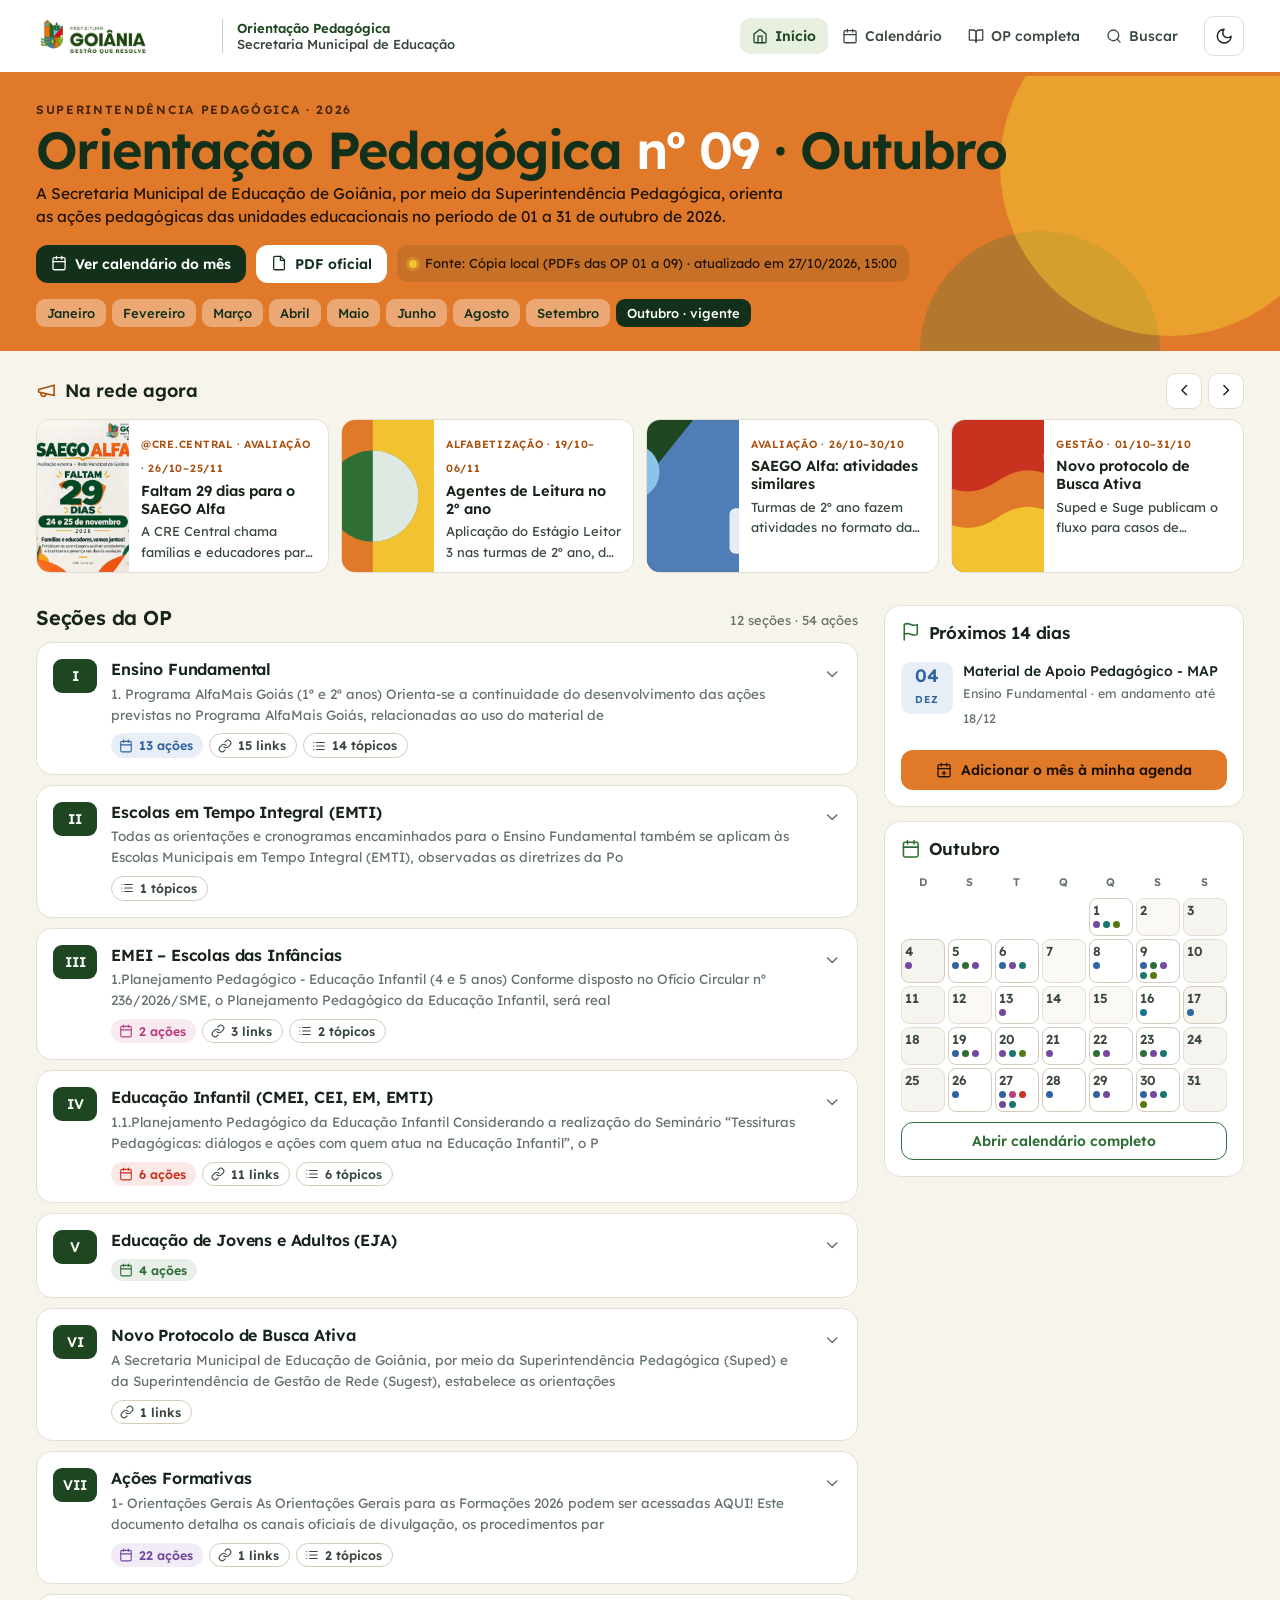
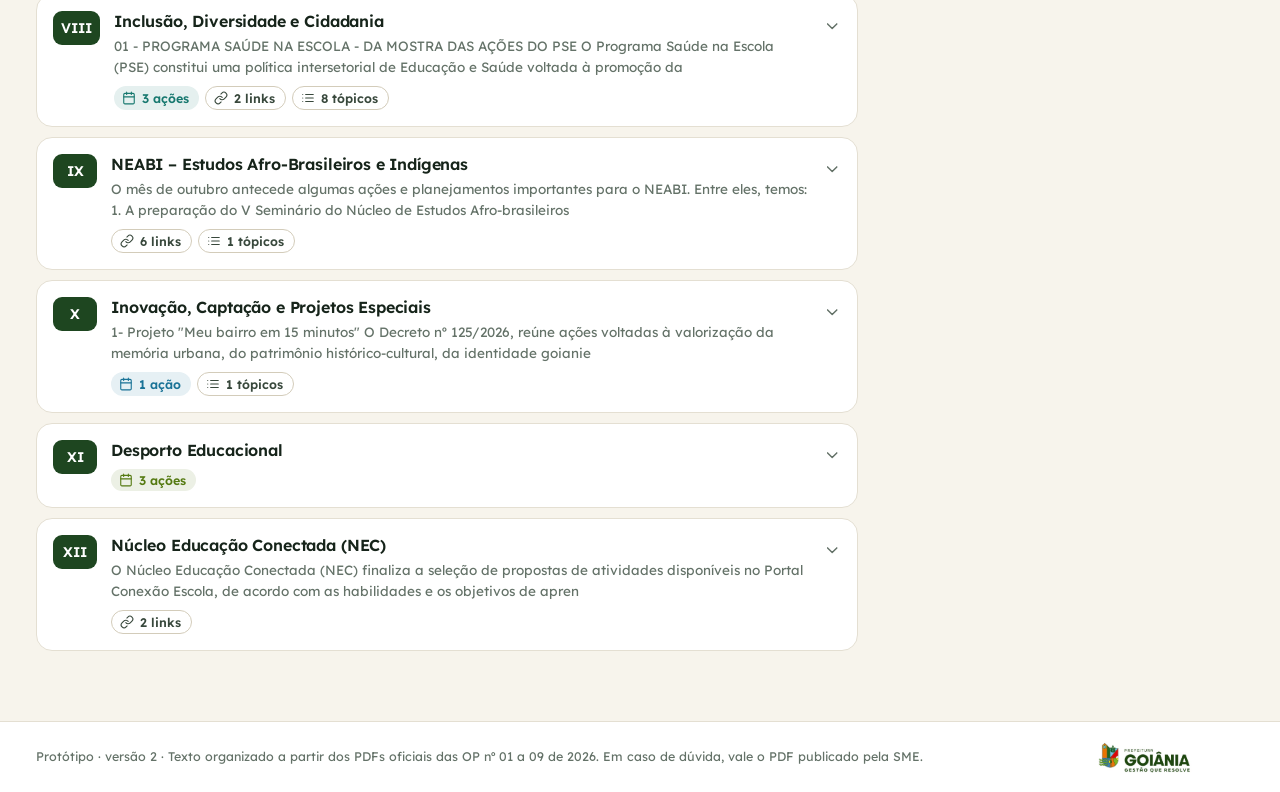
<file: prototipo/v2/index.html>
<!DOCTYPE html>
<html lang="pt-BR">
<head>
<meta charset="utf-8">
<meta name="viewport" content="width=device-width, initial-scale=1, viewport-fit=cover">
<meta name="color-scheme" content="light dark">
<title>Portal da OP · SME Goiânia</title>
<meta name="description" content="Versão 2: portal institucional da Orientação Pedagógica, com destaques da rede, próximos prazos e as seções I a XII do documento.">
<link rel="preconnect" href="https://fonts.googleapis.com">
<link href="https://fonts.googleapis.com/css2?family=Lexend:wght@300..700&family=Source+Serif+4:ital,opsz,wght@0,8..60,400..700;1,8..60,400..600&display=swap" rel="stylesheet">
<link rel="stylesheet" href="../shared/brand.css">
<script>try{var t=localStorage.getItem('opthm');if(t)document.documentElement.dataset.theme=t}catch(e){}</script>
<style>
/* ===== Versão 2 · Portal institucional ===== */
.top{background:var(--surface);border-bottom:4px solid var(--laranja);position:sticky;top:0;z-index:40}
.top-in{max-width:1240px;margin:0 auto;display:flex;align-items:center;gap:14px;padding:10px 16px}
.top .brandlogo{height:52px;padding:4px 0;background:transparent}
:root[data-theme="dark"] .top .brandlogo{background:#fff;padding:4px 8px}
.top .sep{width:1px;height:34px;background:var(--line2)}
.top .org{font:500 13px/1.25 var(--sans);color:var(--ink2)}
.top .org b{display:block;color:var(--verde-800);font-weight:600}
:root[data-theme="dark"] .top .org b{color:var(--ink)}
.nav{margin-left:auto;display:flex;gap:2px}
.nav a{display:flex;align-items:center;gap:7px;padding:9px 12px;border-radius:10px;font:500 14px var(--sans);color:var(--ink2)}
.nav a:hover{background:var(--verde-100)}
.nav a[aria-current="true"]{color:var(--verde-800);background:var(--verde-100);font-weight:600}
:root[data-theme="dark"] .nav a[aria-current="true"]{color:var(--ink)}
.tbtn{width:40px;height:40px;border-radius:10px;display:grid;place-items:center;border:1px solid var(--line)}
@media (max-width:899px){.top .sep,.top .org{display:none}.nav{position:fixed;left:0;right:0;bottom:0;margin:0;background:var(--surface);border-top:1px solid var(--line);justify-content:space-around;padding:6px 4px calc(6px + env(safe-area-inset-bottom,0px));z-index:50}.nav a{flex-direction:column;gap:2px;font-size:11.5px;padding:6px 8px}.nav a .ic{width:22px;height:22px}.top .tbtn{margin-left:auto}body{padding-bottom:70px}}

.wrap{max-width:1240px;margin:0 auto;padding:0 16px}
/* faixa laranja da OP */
.hero{background:var(--laranja);color:#1F1206;position:relative;overflow:hidden}
.hero::after{content:"";position:absolute;right:-60px;top:-80px;width:340px;height:340px;border-radius:50%;background:#F2C230;opacity:.55}
.hero::before{content:"";position:absolute;right:120px;bottom:-120px;width:240px;height:240px;border-radius:50%;background:#2F6E34;opacity:.25}
.hero .wrap{position:relative;z-index:1;padding-top:26px;padding-bottom:24px}
.eyebrow{font:600 12px var(--sans);letter-spacing:.14em;text-transform:uppercase;opacity:.8}
.hero h1{margin:6px 0 6px;font:600 clamp(30px,5.4vw,52px)/1.02 var(--sans);letter-spacing:-.03em;color:#13301A}
.hero h1 span{color:#fff;text-shadow:0 1px 0 rgba(0,0,0,.08)}
.hero p{margin:0;max-width:760px;font-size:15.5px;line-height:1.5}
@media (max-width:640px){.hero p{display:-webkit-box;-webkit-line-clamp:2;-webkit-box-orient:vertical;overflow:hidden;font-size:14px}.hero .wrap{padding-top:18px;padding-bottom:18px}.hsync{font-size:12px}}
.hbar{display:flex;flex-wrap:wrap;align-items:center;gap:10px;margin-top:16px}
.hbtn{display:inline-flex;align-items:center;gap:8px;border-radius:12px;padding:10px 15px;font:600 14px var(--sans);background:#13301A;color:#fff}
.hbtn.light{background:#fff;color:#13301A}
.hbtn:hover{filter:brightness(1.1)}
.hsync{display:flex;align-items:center;gap:8px;font-size:13px;background:rgba(19,48,26,.12);border-radius:10px;padding:8px 12px}
.months{display:flex;gap:6px;overflow-x:auto;scrollbar-width:none;margin-top:16px}
.months::-webkit-scrollbar{display:none}
.months a{flex:none;padding:6px 11px;border-radius:9px;font:500 13px var(--sans);background:rgba(255,255,255,.35);color:#13301A}
.months a[aria-current="true"]{background:#13301A;color:#fff}

/* destaques em carrossel baixo */
.dest{margin-top:22px}
.dh{display:flex;align-items:center;gap:10px;margin-bottom:10px}
.dh h2{margin:0;font:600 18px var(--sans);display:flex;align-items:center;gap:8px}
.dh h2 .ic{color:var(--laranja-texto)}
.dh .ctl{margin-left:auto;display:flex;gap:6px}
.dh .ctl button{width:36px;height:36px;border-radius:10px;border:1px solid var(--line);background:var(--surface);display:grid;place-items:center}
.rail{display:grid;grid-auto-flow:column;grid-auto-columns:minmax(260px,1fr);gap:12px;overflow-x:auto;scroll-snap-type:x mandatory;scrollbar-width:none;padding-bottom:4px}
.rail::-webkit-scrollbar{display:none}
@media (min-width:1100px){.rail{grid-auto-columns:calc((100% - 36px)/4)}}
.dcard{scroll-snap-align:start;display:grid;grid-template-columns:92px minmax(0,1fr);background:var(--surface);border:1px solid var(--line);border-radius:14px;overflow:hidden;min-height:104px;transition:.15s}
.dcard:hover{box-shadow:var(--sh2);transform:translateY(-1px)}
.dcard .aw{height:100%}
.dcard>div:last-child{padding:10px 12px;min-width:0}
.dcard small{font:600 10.5px var(--sans);letter-spacing:.07em;text-transform:uppercase;color:var(--laranja-texto)}
.dcard b{display:block;font:600 14.5px/1.25 var(--sans);margin:3px 0}
.dcard p{margin:0;font-size:13px;color:var(--ink2);display:-webkit-box;-webkit-line-clamp:2;-webkit-box-orient:vertical;overflow:hidden}

/* corpo em duas colunas */
.body{display:grid;gap:26px;margin-top:28px;padding-bottom:60px}
@media (min-width:1040px){.body{grid-template-columns:minmax(0,1fr) 360px;align-items:start}.aside{position:sticky;top:96px}}
.bh{display:flex;align-items:baseline;justify-content:space-between;gap:10px;margin:0 0 12px}
.bh h2{margin:0;font:600 20px var(--sans)}
.bh small{color:var(--muted);font-size:13px}
.acc{background:var(--surface);border:1px solid var(--line);border-radius:16px;margin-bottom:10px;overflow:hidden}
.acc>summary{list-style:none;cursor:pointer;display:flex;gap:14px;align-items:flex-start;padding:16px}
.acc>summary::-webkit-details-marker{display:none}
.rn{flex:none;min-width:44px;height:34px;border-radius:9px;background:var(--verde-800);color:#fff;display:grid;place-items:center;font:600 14px var(--sans);padding:0 8px}
.acc[open] .rn{background:var(--laranja);color:#1F1206}
.acc h3{margin:0;font:600 16px/1.3 var(--sans)}
.acc .sm{margin:4px 0 0;color:var(--muted);font-size:13.5px;display:-webkit-box;-webkit-line-clamp:2;-webkit-box-orient:vertical;overflow:hidden}
.acc .meta{display:flex;gap:6px;flex-wrap:wrap;margin-top:8px}
.acc summary>.ic{margin-left:auto;flex:none;color:var(--muted);transition:transform .15s;margin-top:6px}
.acc[open] summary>.ic{transform:rotate(180deg)}
.acc .in{padding:0 16px 16px}
.acc .in .cards{grid-template-columns:1fr}
@media (min-width:760px){.acc .in .cards{grid-template-columns:repeat(2,minmax(0,1fr))}}
.rd{display:inline-flex;align-items:center;gap:8px;margin-top:12px;border-radius:12px;padding:10px 14px;font:600 14px var(--sans);border:1.5px solid var(--verde-600);color:var(--verde-600)}
:root[data-theme="dark"] .rd{border-color:var(--brand);color:var(--brand)}

.box{background:var(--surface);border:1px solid var(--line);border-radius:16px;padding:16px;margin-bottom:14px}
.box h2{margin:0 0 10px;font:600 17px var(--sans);display:flex;align-items:center;gap:8px}
.box h2 .ic{color:var(--verde-600)}
.nx{display:grid;grid-template-columns:52px minmax(0,1fr);gap:10px;padding:9px 0;border-top:1px solid var(--line);align-items:start}
.nx:first-of-type{border-top:0}
.nx .d{text-align:center;border-radius:10px;background:var(--acbg);color:var(--ac);padding:5px 0}
.nx .d b{display:block;font:600 18px/1 var(--sans)}.nx .d span{font:600 10px var(--sans);letter-spacing:.08em}
.nx strong{display:block;font:500 14px/1.3 var(--sans)}
.nx small{color:var(--muted);font-size:12.5px}
.nx:hover strong{text-decoration:underline}
.mini .cg{gap:3px}.mini .cd{min-height:38px;padding:3px;border-radius:8px}.mini .cd .pills,.mini .cd .more{display:none!important}.mini .cd .dots{display:flex!important}.mini .cg .h .l{display:none}.mini .cg .h .s{display:inline!important}
.xbtn{display:flex;width:100%;justify-content:center;align-items:center;gap:8px;border-radius:12px;padding:11px 14px;font:600 14px var(--sans);background:var(--laranja);color:#1F1206;margin-top:12px}

/* calendário completo */
.calwrap{display:grid;gap:16px;margin-top:6px;padding-bottom:60px}
@media (min-width:1100px){.calwrap{grid-template-columns:minmax(0,1.7fr) minmax(330px,1fr);align-items:start}.dpanel{position:sticky;top:96px;max-height:calc(100vh - 120px);overflow:auto}}
.calbox{background:var(--surface);border:1px solid var(--line);border-radius:18px;padding:10px}
.dpanel{background:var(--surface);border:1px solid var(--line);border-radius:18px;padding:16px}
.dpanel h3{margin:0 0 10px;font:600 17px var(--sans)}
.ptitle{display:flex;align-items:center;gap:12px;flex-wrap:wrap;margin:24px 0 14px}
.ptitle h1{margin:0;font:600 clamp(24px,4vw,34px) var(--sans);letter-spacing:-.02em;flex:1}
.gbtn{display:inline-flex;align-items:center;gap:8px;border-radius:12px;padding:9px 14px;font:600 14px var(--sans);border:1.5px solid var(--verde-600);color:var(--verde-600);background:var(--surface)}
:root[data-theme="dark"] .gbtn{border-color:var(--brand);color:var(--brand)}
.obtn{display:inline-flex;align-items:center;gap:8px;border-radius:12px;padding:9px 14px;font:600 14px var(--sans);background:var(--laranja);color:#1F1206}

/* leitor */
.rgrid{display:grid;gap:24px;padding-bottom:60px}
@media (min-width:1100px){.rgrid{grid-template-columns:280px minmax(0,1fr)}.rside{position:sticky;top:96px;max-height:calc(100vh - 120px);overflow:auto}.rmain .toc-inline{display:none}}
.rside{display:none}@media (min-width:1100px){.rside{display:block}}
.rside a{display:flex;gap:8px;padding:7px 10px;border-radius:9px;font-size:13.5px;color:var(--ink2);line-height:1.3}
.rside a:hover{background:var(--surface)}
.rside a[aria-current="true"]{background:var(--verde-100);color:var(--verde-800);font-weight:600}
:root[data-theme="dark"] .rside a[aria-current="true"]{color:var(--ink)}
.rside a i{font-style:normal;font-weight:600;min-width:30px;color:var(--muted)}
.rside hr{border:0;border-top:1px solid var(--line);margin:10px 0}
.rside .t a{border-left:2px solid var(--line);border-radius:0;padding-left:12px}
.rside .t a.l2{padding-left:22px;color:var(--muted)}
.rtools{display:flex;gap:6px;flex-wrap:wrap}
.rtools button{height:40px;min-width:40px;padding:0 10px;border-radius:10px;background:var(--surface);border:1px solid var(--line);display:flex;align-items:center;gap:4px;font:600 13px var(--sans);color:var(--ink2)}
.res{display:block;background:var(--surface);border:1px solid var(--line);border-left:5px solid var(--ac);border-radius:14px;padding:13px 15px;margin-top:10px}
.res b{display:flex;gap:8px;align-items:center;font:600 15px var(--sans)}.res b .ic{color:var(--ac)}
.res p{margin:5px 0 0;color:var(--muted);font-size:13.5px}
.sform{display:flex;gap:8px;margin:0 0 6px}
.sform input{flex:1;height:48px;border-radius:12px;border:1px solid var(--line2);background:var(--surface);color:var(--ink);padding:0 14px;font:400 16px var(--sans)}
footer{border-top:1px solid var(--line);background:var(--surface);color:var(--muted);font-size:12.5px}
footer .wrap{display:flex;gap:14px;align-items:center;justify-content:space-between;flex-wrap:wrap;padding-top:16px;padding-bottom:16px}
footer img{height:38px}
</style>
</head>
<body>
<header class="top"><div class="top-in">
  <a class="brandlogo" href="#/" aria-label="Início"><img src="../assets/logo-goiania.jpeg" alt="Prefeitura de Goiânia · Gestão que Resolve"></a>
  <span class="sep"></span><span class="org"><b>Orientação Pedagógica</b>Secretaria Municipal de Educação</span>
  <nav class="nav" id="nav" aria-label="Principal"></nav>
  <button class="tbtn" id="theme" aria-label="Alternar tema claro e escuro"></button>
</div></header>
<main id="main"></main>
<footer><div class="wrap"><span>Protótipo · versão 2 · Texto organizado a partir dos PDFs oficiais das OP nº 01 a 09 de 2026. Em caso de dúvida, vale o PDF publicado pela SME.</span><img src="../assets/logo-goiania.jpeg" alt=""></div></footer>
<script src="../data/op2026.js"></script>
<script src="../data/destaques.js"></script>
<script src="../data/destaques-instagram.js"></script>
<script src="../shared/op-core.js"></script>
<script>
(function(){
'use strict';
const C=OPCore,{$,$$,esc,ic,pad,MON,MON3,WD,WD3}=C;
const ROM=['I','II','III','IV','V','VI','VII','VIII','IX','X','XI','XII','XIII','XIV'];
const S={day:null,mid:null,q:'',hl:''};
const H=(mid,a,b)=>'#/'+mid+(a?'/'+a:'')+(b?'/'+b:'');
const M=id=>C.DB.find(m=>m.id===id);
function route(){
  const p=location.hash.replace(/^#\/?/,'').split('/').filter(Boolean);
  if(p[0]==='busca')return {view:'search',mid:C.currentMonth().id,q:decodeURIComponent(p[1]||'')};
  let mid=p[0]; if(!M(mid))mid=C.currentMonth().id; const m=M(mid);
  if(p[1]==='cal')return {mid,view:'cal'};
  if(p[1]&&m.sections.some(s=>s.key===p[1]))return {mid,view:'sec',sec:p[1],hid:p[2]||null};
  return {mid,view:'home'};
}
function nav(R){
  $('#nav').innerHTML=[['home','#/'+R.mid,'home','Início'],['cal','#/'+R.mid+'/cal','cal','Calendário'],['sec','#/'+R.mid+'/'+C.DB.find(m=>m.id===R.mid).sections[0].key,'book','OP completa'],['search','#/busca','search','Buscar']]
   .map(([v,h,i,l])=>`<a href="${h}" aria-current="${R.view===v}">${ic(i)}<span>${l}</span></a>`).join('');
}
function monthsBar(m,suffix){const cur=C.currentMonth().id;return `<nav class="months" aria-label="Meses">${C.DB.map(x=>`<a href="#/${x.id}${suffix||''}" aria-current="${x.id===m.id}">${esc(x.name)}${x.id===cur?' · vigente':''}</a>`).join('')}</nav>`}

function destRail(){
  const L=C.destaques(); if(!L.length)return '';
  return `<section class="dest" aria-label="Na rede"><div class="dh"><h2>${ic('megaphone')}Na rede agora</h2><div class="ctl"><button id="dl" aria-label="Anterior">${ic('chevL')}</button><button id="dr" aria-label="Próximo">${ic('chevR')}</button></div></div>
    <div class="rail" id="rail">${L.map((d,i)=>{const r=C.destRoute(d);return `<a class="dcard" href="${r.mid?H(r.mid,r.sec):esc(d.insta||'#')}"${!r.mid&&d.insta?' target="_blank" rel="noopener"':''}><span class="aw">${C.pic(d,i)}</span><div><small>${d.fonte?esc(d.fonte)+' · ':''}${esc(d.tipo)} · ${d.inicio===d.fim?C.fmtShort(d.inicio):C.fmtShort(d.inicio)+'–'+C.fmtShort(d.fim)}</small><b>${esc(d.titulo)}</b><p>${esc(d.texto)}</p></div></a>`}).join('')}</div></section>`;
}
function bindRail(){
  const r=$('#rail'); if(!r)return; const step=()=>r.querySelector('.dcard').offsetWidth+12;
  $('#dl').onclick=()=>r.scrollBy({left:-step(),behavior:'smooth'}); $('#dr').onclick=()=>r.scrollBy({left:step(),behavior:'smooth'});
  clearInterval(bindRail.t); bindRail.t=setInterval(()=>{if(!document.body.contains(r)){clearInterval(bindRail.t);return}if(r.matches(':hover'))return;const end=r.scrollLeft+r.clientWidth>=r.scrollWidth-4;r.scrollTo({left:end?0:r.scrollLeft+step(),behavior:'smooth'})},8000);
}

function home(m,R){
  const evs=C.parseEvents(m), upd=C.updatedLabel(), cm=C.currentMonth();
  const from=m.id===cm.id?C.NOW:new Date(m.year,m.mnum-1,1);
  const nxt=C.upcoming(evs,from,14).slice(0,8);
  const G=C.monthGrid(m,{});
  const intro=`A Secretaria Municipal de Educação de Goiânia, por meio da Superintendência Pedagógica, orienta as ações pedagógicas das unidades educacionais no período de ${esc(m.period||'')}.`;
  $('#main').innerHTML=`<section class="hero"><div class="wrap">
    <div class="eyebrow">Superintendência Pedagógica · ${m.year||2026}</div>
    <h1>Orientação Pedagógica <span>nº ${pad(m.op)}</span> · ${esc(m.name)}</h1>
    <p>${intro}</p>
    <div class="hbar"><a class="hbtn" href="${H(m.id,'cal')}">${ic('cal')}Ver calendário do mês</a><button class="hbtn light" id="pdf">${ic('file')}PDF oficial</button>
    <span class="hsync"><span class="syncdot"></span>Fonte: ${esc(C.META.fonte||'')}${upd?' · atualizado em '+upd:''}</span></div>
    ${monthsBar(m)}</div></section>
    <div class="wrap">${destRail()}
    <div class="body"><section><div class="bh"><h2>Seções da OP</h2><small>${m.sections.length} seções · ${evs.length} ações</small></div>
      ${m.sections.map((s,i)=>{const L=evs.filter(e=>e.s===s),d=C.sectionDoc(m,s),pl=(s.plain||'').replace(/\s+/g,' ').trim();
        return `<details class="acc tone-${s.color}" id="a-${s.key}"><summary><span class="rn">${ROM[i]}</span><div><h3>${esc(s.title)}</h3>${pl?`<p class="sm">${esc(pl.slice(0,170))}</p>`:''}<div class="meta">${L.length?`<span class="chip">${ic('cal')}${L.length} ${L.length===1?'ação':'ações'}</span>`:''}${d.links.length?`<span class="chip ghost">${ic('link')}${d.links.length} links</span>`:''}${d.toc.length?`<span class="chip ghost">${ic('list')}${d.toc.length} tópicos</span>`:''}</div></div>${ic('down')}</summary>
        <div class="in" data-k="${s.key}"></div></details>`}).join('')}
    </section>
    <aside class="aside"><div class="box"><h2>${ic('flag')}${m.id===cm.id?'Próximos 14 dias':'Primeiras datas do mês'}</h2>
      ${nxt.map(x=>`<a class="nx tone-${x.ev.s.color}" href="${H(m.id,x.ev.s.key)}"><span class="d"><b>${pad(x.date.getDate())}</b><span>${MON3[x.date.getMonth()]}</span></span><span><strong>${esc(x.ev.title)}</strong><small>${esc(C.sShort(x.ev.s.key))} · ${x.ongoing?'em andamento até '+pad(x.end.getDate())+'/'+pad(x.end.getMonth()+1):C.rangeLabel(x)}</small></span></a>`).join('')||'<p class="muted">Nada marcado.</p>'}
      <button class="xbtn" id="exp">${ic('calplus')}Adicionar o mês à minha agenda</button></div>
      <div class="box mini"><h2>${ic('cal')}${esc(m.name)}</h2>${G.html}<a class="gbtn" style="margin-top:10px;width:100%;justify-content:center" href="${H(m.id,'cal')}">Abrir calendário completo</a></div></aside></div></div>`;
  $$('#main details.acc').forEach(dt=>dt.addEventListener('toggle',()=>{const box=$('.in',dt);if(!dt.open||box.dataset.done)return;box.dataset.done=1;const s=m.sections.find(x=>x.key===box.dataset.k),L=evs.filter(e=>e.s===s),d=C.sectionDoc(m,s);
    box.innerHTML=(L.length?`<div class="cards">${L.map(e=>C.card(e,{compact:true,href:H})).join('')}</div>`:'<p class="muted" style="margin:0">Esta seção não tem agenda com datas. Leia as orientações completas.</p>')+(d.has?`<a class="rd" href="${H(m.id,s.key)}">${ic('book')}Ler a seção ${ROM[m.sections.indexOf(s)]} completa${ic('arrow')}</a>`:'');C.bindCards(box)}));
  $$('#main .mini [data-d]').forEach(b=>b.onclick=()=>{S.mid=m.id;S.day=+b.dataset.d;location.hash=H(m.id,'cal')});
  $('#exp').onclick=e=>C.addMenu(e.currentTarget,evs.filter(x=>x.rg.length),'OP '+pad(m.op)+' · '+m.name);
  $('#pdf').onclick=()=>C.toast('Na versão final, este botão abre o PDF da OP no Drive da SME');
  bindRail();
  const cur=$('.months a[aria-current="true"]'); if(cur){const p=cur.parentNode;p.scrollLeft=cur.offsetLeft-p.clientWidth/2}
}
function cal(m,R){
  const G0=C.monthGrid(m,{});
  if(S.mid!==m.id||!S.day){S.mid=m.id;S.day=(G0.today&&G0.byDay[G0.today])?G0.today:(G0.dayList.find(d=>d>=G0.today)||G0.dayList[0])}
  const G=C.monthGrid(m,{sel:S.day}), arr=G.byDay[S.day]||[], wd=new Date(m.year,m.mnum-1,S.day).getDay();
  $('#main').innerHTML=`<div class="wrap"><div class="ptitle"><h1>Calendário · ${esc(m.name)} ${m.year||2026}</h1><button class="obtn" id="exp">${ic('calplus')}Levar para minha agenda</button></div>${monthsBar(m,'/cal').replace('class="months"','class="months" style="margin:0 0 14px"')}
    <div class="calwrap"><div class="calbox">${G.html}</div><aside class="dpanel" id="dp"><h3>${WD[wd]}, ${S.day} de ${MON[m.mnum-1]}</h3>${arr.length?`<div class="cards">${arr.map(x=>C.card(x.e,{src:true,href:H})).join('')}</div>`:'<p class="empty">Nada marcado neste dia.</p>'}
    ${G.und.length?`<details class="rblock"><summary>${ic('repeat')}Ações contínuas do mês <span class="chip">${G.und.length}</span><span class="chev">${ic('chevR')}</span></summary><div class="cards">${G.und.map(e=>C.card(e,{src:true,compact:true,href:H})).join('')}</div></details>`:''}</aside></div></div>`;
  $$('#main [data-d]').forEach(b=>b.onclick=()=>{S.day=+b.dataset.d;cal(m,R);if(innerWidth<1100)$('#dp').scrollIntoView({behavior:'smooth'})});
  $('#exp').onclick=e=>C.addMenu(e.currentTarget,C.parseEvents(m).filter(x=>x.rg.length),'OP '+pad(m.op)+' · '+m.name);
  C.bindCards($('#main'));
}
function sec(m,R){
  const s=m.sections.find(x=>x.key===R.sec), i=m.sections.indexOf(s), r=C.readerHTML(m,s,H);
  $('#main').innerHTML=`<div class="wrap tone-${s.color}"><div class="ptitle"><h1><span class="muted" style="font-weight:500">${ROM[i]} ·</span> ${esc(s.title)}</h1><div class="rtools"><button id="fm" aria-label="Diminuir texto">A−</button><button id="fp" aria-label="Aumentar texto">A+</button><button id="sh" aria-label="Compartilhar">${ic('share')}</button><button id="pr" aria-label="Imprimir">${ic('print')}</button></div></div>
   <div class="rgrid"><nav class="rside" aria-label="Seções">${m.sections.map((x,j)=>`<a href="${H(m.id,x.key)}" aria-current="${x===s}"><i>${ROM[j]}</i>${esc(x.title)}</a>`).join('')}${r.toc.length?`<hr><div class="t">${r.toc.map(h=>`<a href="${H(m.id,s.key,h.id)}" class="${h.lvl===2?'l2':''}">${esc(h.t)}</a>`).join('')}</div>`:''}</nav>
   <div class="rmain"><p class="muted" style="margin:0">OP nº ${pad(m.op)} · ${esc(m.name)} ${m.year||2026}</p>${r.html}${m.sections[i+1]?`<p style="margin-top:26px"><a class="gbtn" href="${H(m.id,m.sections[i+1].key)}">Seção ${ROM[i+1]}: ${esc(m.sections[i+1].title)}${ic('arrow')}</a></p>`:''}</div></div></div>`;
  const f=C.fontTools(); $('#fm').onclick=f.minus; $('#fp').onclick=f.plus; $('#pr').onclick=()=>print(); $('#sh').onclick=()=>C.share(s.title);
  C.bindReader($('#main'),m,s,R.hid,S.hl); S.hl='';
}
function search(R){
  const q=R.q||'', hits=q.length>1?C.search(q):[];
  $('#main').innerHTML=`<div class="wrap" style="padding-bottom:60px"><div class="ptitle"><h1>Buscar nas orientações</h1></div>
   <form class="sform" id="sf"><input id="q" type="search" value="${esc(q)}" placeholder="Ex.: conselho de classe, LEIA, MAP" aria-label="Termo de busca" enterkeyhint="search"><button class="obtn" type="submit">${ic('search')}Buscar</button></form>
   ${q?`<p class="muted">${hits.length} ${hits.length===1?'seção encontrada':'seções encontradas'} em todos os meses</p>`:'<p class="muted">A busca percorre o texto completo das OP de janeiro a outubro.</p>'}
   ${hits.slice(0,60).map(h=>`<a class="res tone-${h.s.color}" href="${H(h.m.id,h.s.key)}" data-q><b>${ic(C.sIco(h.s.key))}${esc(h.m.name)} · ${esc(h.s.title)}</b><p>${h.snip}</p></a>`).join('')}</div>`;
  $('#sf').onsubmit=e=>{e.preventDefault();location.hash='#/busca/'+encodeURIComponent($('#q').value.trim())};
  $$('#main [data-q]').forEach(a=>a.onclick=()=>{S.hl=q});
  if(!q)$('#q').focus();
}
let last='';
function render(){
  const R=route(), m=M(R.mid); nav(R);
  const key=R.view+R.mid+(R.sec||'')+(R.q||'');
  if(key===last&&R.view==='sec'&&R.hid){const t=document.getElementById(R.hid);if(t)t.scrollIntoView({behavior:'smooth'});return}
  const ch=key!==last; last=key;
  if(R.view==='search')search(R); else ({home,cal,sec})[R.view](m,R);
  if(ch&&!R.hid)scrollTo(0,0);
}
C.theme($('#theme'));
addEventListener('hashchange',render); render();
})();
</script>
</body>
</html>
</file>
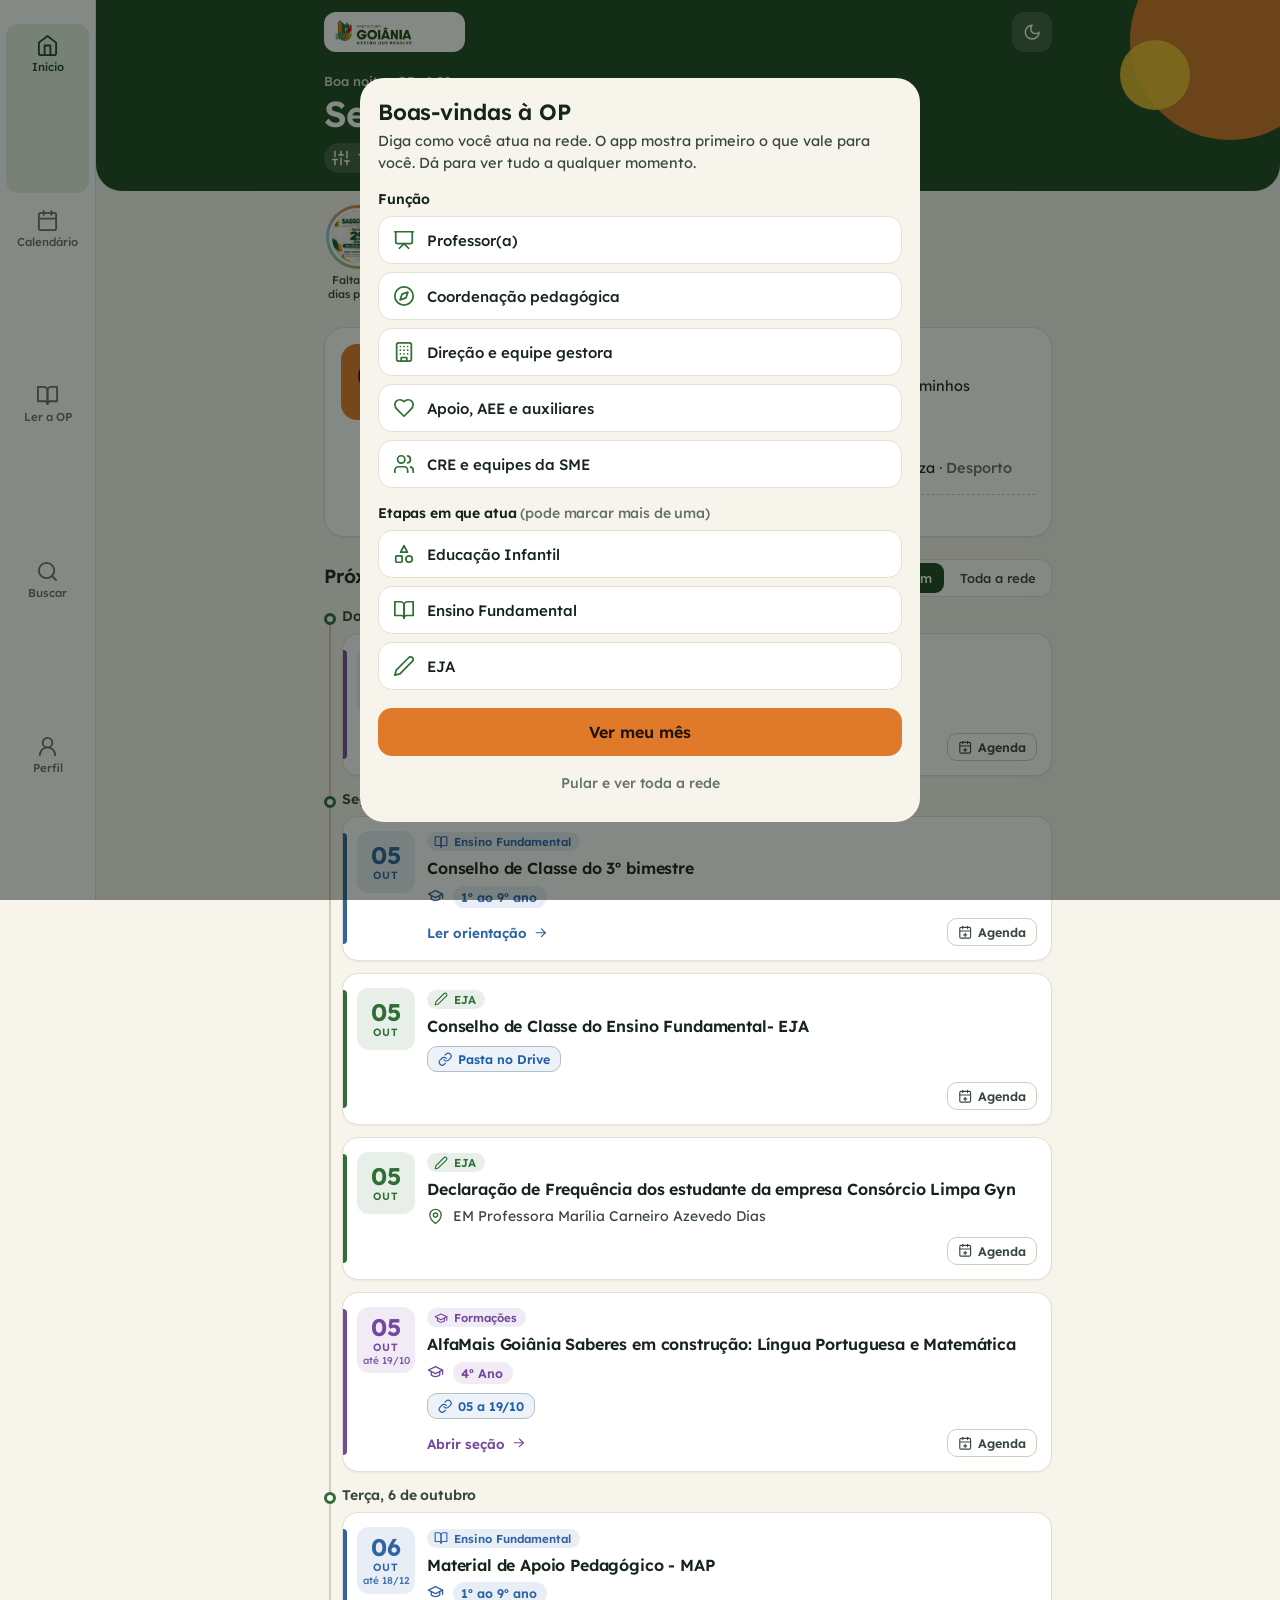
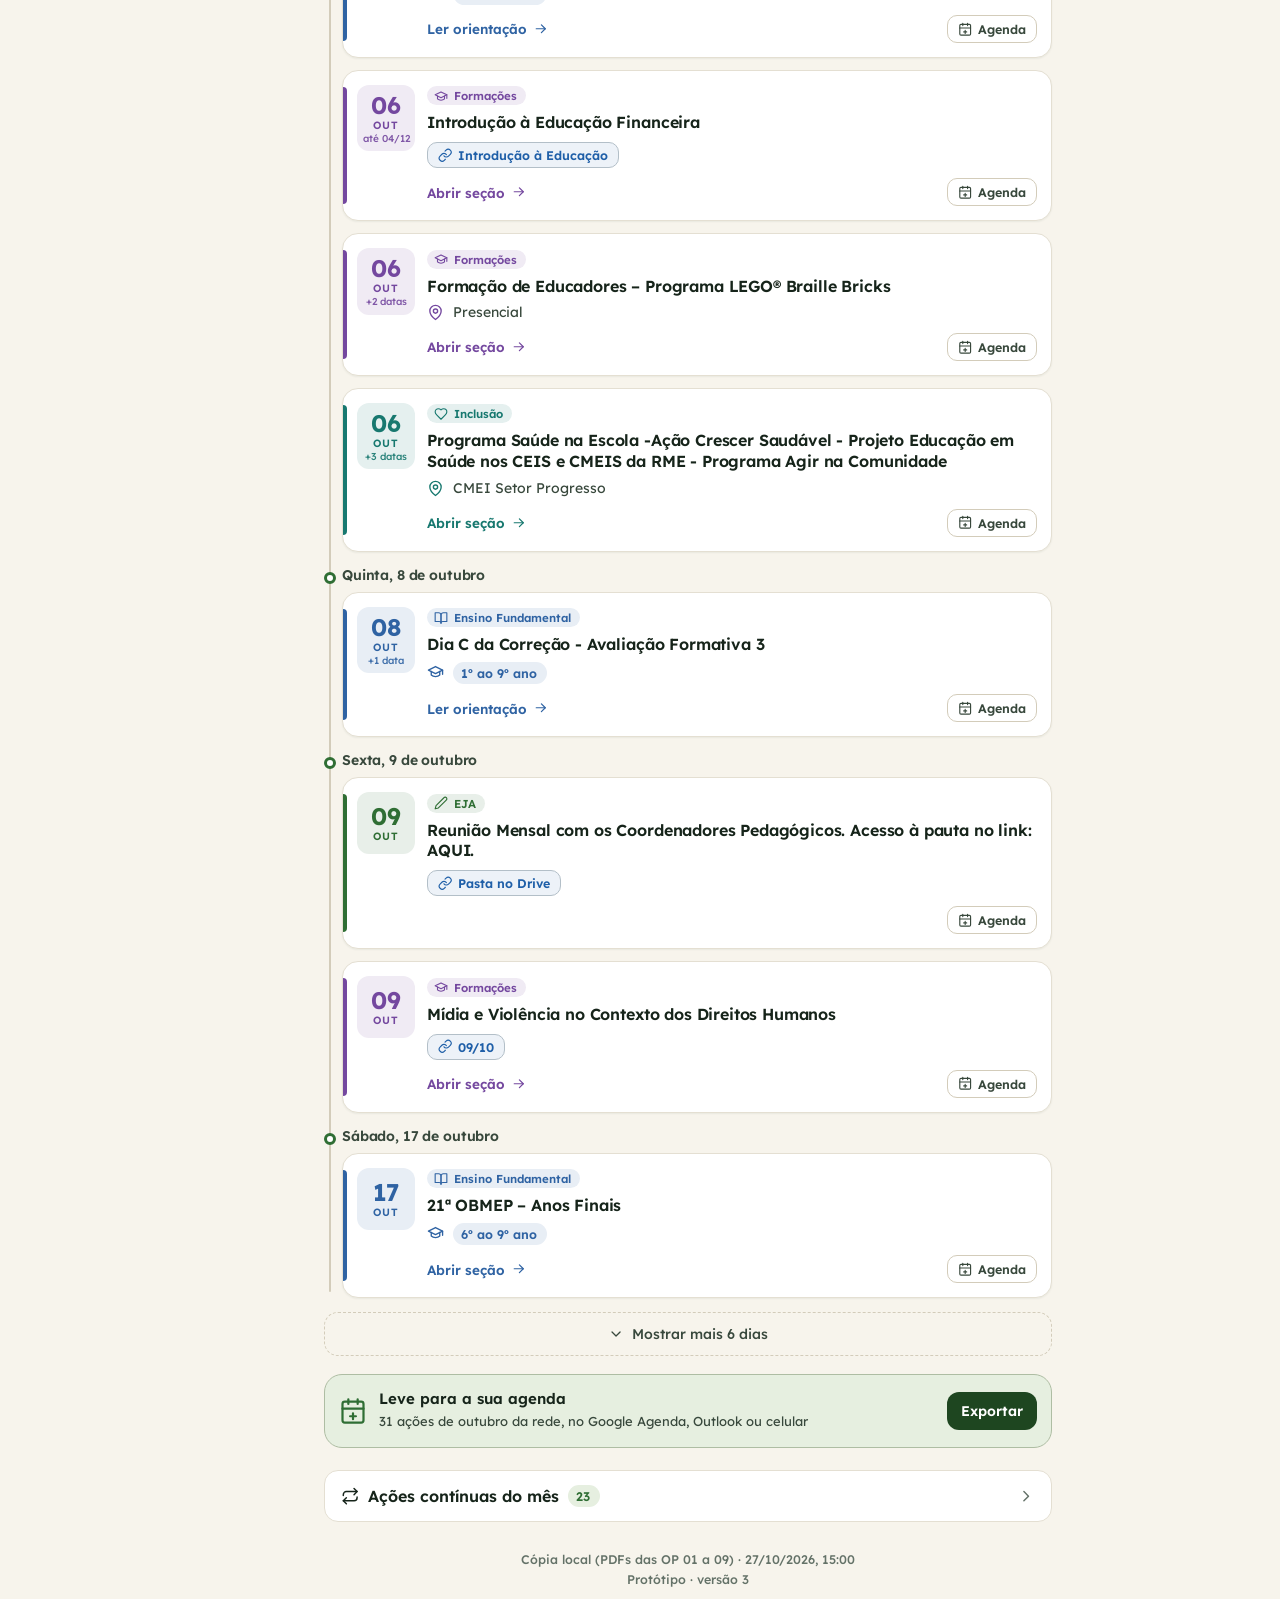
<file: prototipo/v3/index.html>
<!DOCTYPE html>
<html lang="pt-BR">
<head>
<meta charset="utf-8">
<meta name="viewport" content="width=device-width, initial-scale=1, viewport-fit=cover">
<meta name="color-scheme" content="light dark">
<meta name="theme-color" content="#1E4620">
<title>Meu mês na rede · SME Goiânia</title>
<meta name="description" content="Versão 3: aplicativo pessoal. Cada profissional escolhe função e etapa e vê só o que vale para si no mês.">
<link rel="preconnect" href="https://fonts.googleapis.com">
<link href="https://fonts.googleapis.com/css2?family=Lexend:wght@300..700&family=Source+Serif+4:ital,opsz,wght@0,8..60,400..700;1,8..60,400..600&display=swap" rel="stylesheet">
<link rel="stylesheet" href="../shared/brand.css">
<script>try{var t=localStorage.getItem('opthm');if(t)document.documentElement.dataset.theme=t}catch(e){}</script>
<style>
/* ===== Versão 3 · Meu mês (app) ===== */
body{padding-bottom:calc(76px + env(safe-area-inset-bottom,0px))}
.app{max-width:760px;margin:0 auto;padding:0 16px}
.top{background:var(--verde-800);color:#fff;padding:12px 0 18px;border-radius:0 0 26px 26px;position:relative;overflow:hidden}
.top::after{content:"";position:absolute;right:-50px;top:-60px;width:200px;height:200px;border-radius:50%;background:var(--laranja);opacity:.9}
.top::before{content:"";position:absolute;right:90px;top:40px;width:70px;height:70px;border-radius:50%;background:var(--amarelo);opacity:.9;z-index:1}
.top .app{position:relative;z-index:2}
.tr{display:flex;align-items:center;gap:10px}
.tr .brandlogo{height:40px;padding:4px 8px}
.tr .sp{flex:1}
.ib{width:40px;height:40px;border-radius:12px;display:grid;place-items:center;background:rgba(255,255,255,.14);color:#fff}
.hello{margin-top:16px}
.hello small{font:500 13px var(--sans);opacity:.8}
.hello h1{margin:2px 0 0;font:600 clamp(26px,6vw,36px)/1.05 var(--sans);letter-spacing:-.02em}
.who{display:inline-flex;align-items:center;gap:8px;margin-top:10px;background:rgba(255,255,255,.14);border-radius:999px;padding:6px 12px 6px 8px;font:500 13px var(--sans);color:#fff}
.who .ic{width:18px;height:18px}

/* destaques em bolinhas (stories): uma linha só */
.stories{display:flex;gap:14px;overflow-x:auto;scrollbar-width:none;padding:14px 2px 4px;margin:0 -16px;padding-left:16px;padding-right:16px}
.stories::-webkit-scrollbar{display:none}
.st{flex:none;width:68px;display:flex;flex-direction:column;align-items:center;gap:5px;text-align:center}
.st .ring{width:64px;height:64px;border-radius:50%;padding:3px;background:conic-gradient(var(--laranja),var(--amarelo),var(--lima),var(--ceu),var(--laranja))}
.st.seen .ring{background:var(--line2)}
.st .ring span{display:block;width:100%;height:100%;border-radius:50%;overflow:hidden;border:3px solid var(--bg)}
.st small{font:500 11px/1.2 var(--sans);color:var(--ink2);display:-webkit-box;-webkit-line-clamp:2;-webkit-box-orient:vertical;overflow:hidden}
.storyv{position:fixed;inset:0;z-index:90;background:#0B160E;color:#fff;display:flex;flex-direction:column}
.storyv .bars{display:flex;gap:4px;padding:12px 12px 0}
.storyv .bars i{flex:1;height:3px;border-radius:2px;background:rgba(255,255,255,.3);overflow:hidden}
.storyv .bars i b{display:block;height:100%;width:0;background:#fff}
.storyv .bars i.done b{width:100%}
.storyv .bars i.on b{animation:fill 6s linear forwards}
@keyframes fill{to{width:100%}}
.storyv header{display:flex;align-items:center;gap:10px;padding:12px}
.storyv header small{opacity:.8}
.storyv header button{margin-left:auto;width:40px;height:40px;border-radius:12px;display:grid;place-items:center;background:rgba(255,255,255,.12)}
.storyv .pic{flex:1;max-height:48vh;margin:0 12px;border-radius:20px;overflow:hidden}
.storyv .txt{padding:18px 18px calc(24px + env(safe-area-inset-bottom,0px));max-width:640px;margin:0 auto;width:100%}
.storyv .txt small{font:600 12px var(--sans);letter-spacing:.1em;text-transform:uppercase;color:#FFC08A}
.storyv .txt h2{margin:6px 0;font:600 26px/1.15 var(--sans)}
.storyv .txt p{margin:0 0 16px;font-size:16px;opacity:.9}
.storyv .go{display:inline-flex;align-items:center;gap:8px;background:var(--laranja);color:#1F1206;border-radius:12px;padding:11px 16px;font:600 15px var(--sans)}
.storyv .pic.ph{max-height:58vh;background:#000;display:flex;justify-content:center}
.storyv .pic.ph img{object-fit:contain}
.storyv .gos{display:flex;flex-wrap:wrap;gap:8px}
.storyv .go.ig{background:rgba(255,255,255,.14);color:#fff}
.storyv .tap{position:absolute;top:80px;bottom:200px;width:35%;z-index:1}
.storyv .tap.l{left:0}.storyv .tap.r{right:0}

.blk{margin-top:22px}
.bt{display:flex;align-items:baseline;gap:10px;justify-content:space-between;margin-bottom:10px}
.bt h2{margin:0;font:600 19px var(--sans)}
.bt small{color:var(--muted);font-size:13px}
.today{background:var(--surface);border:1px solid var(--line);border-radius:20px;padding:16px;display:grid;grid-template-columns:70px minmax(0,1fr);gap:14px;box-shadow:var(--sh1)}
.today .big{align-self:start;min-height:76px;border-radius:16px;background:var(--laranja);color:#1F1206;display:flex;flex-direction:column;align-items:center;justify-content:center;padding:8px 0}
.today .big b{font:600 32px/1 var(--sans)}.today .big span{font:600 11px var(--sans);letter-spacing:.1em}
.today h3{margin:0 0 4px;font:600 16px var(--sans)}
.today ul{margin:6px 0 0;padding:0;list-style:none}
.today li a{display:flex;gap:8px;align-items:flex-start;padding:6px 0;font-size:14.5px;line-height:1.35}
.today li i{flex:none;width:10px;height:10px;border-radius:50%;background:var(--ac);margin-top:5px}
.ong{margin-top:10px;border-top:1px dashed var(--line2);padding-top:8px}
.ong summary{cursor:pointer;display:flex;align-items:center;gap:8px;font:500 13.5px var(--sans);color:var(--ink2);list-style:none}
.ong summary::-webkit-details-marker{display:none}
.ong summary .ic{color:var(--verde-600)}
.tl{position:relative;padding-left:18px}
.tl::before{content:"";position:absolute;left:5px;top:6px;bottom:6px;width:2px;background:var(--line2);border-radius:2px}
.tday{position:relative;margin-bottom:14px}
.tday::before{content:"";position:absolute;left:-18px;top:6px;width:12px;height:12px;border-radius:50%;background:var(--surface);border:3px solid var(--verde-600)}
.tday.is-today::before{border-color:var(--laranja);background:var(--laranja)}
.tday>h3{margin:0 0 8px;font:600 14px var(--sans);color:var(--ink2)}
.tday>h3 em{font-style:normal;color:var(--laranja-texto);margin-left:6px}
.more{display:flex;width:100%;justify-content:center;align-items:center;gap:8px;border:1px dashed var(--line2);border-radius:14px;padding:12px;font:500 14px var(--sans);color:var(--ink2);margin-top:6px}
.cta2{display:flex;align-items:center;gap:12px;background:var(--verde-100);border:1px solid color-mix(in srgb,var(--verde-600) 30%,var(--line));border-radius:18px;padding:14px;margin-top:18px}
.cta2 .ic{width:28px;height:28px;color:var(--verde-600);flex:none}
.cta2 b{display:block;font:600 15px var(--sans)}
.cta2 small{color:var(--ink2);font-size:13px}
.cta2 button{margin-left:auto;flex:none;background:var(--verde-800);color:#fff;border-radius:12px;padding:10px 14px;font:600 14px var(--sans)}
:root[data-theme="dark"] .cta2 button{background:var(--brand);color:#0D1710}
.toggle{display:flex;gap:4px;background:var(--surface);border:1px solid var(--line);border-radius:12px;padding:3px;width:max-content}
.toggle button{padding:7px 12px;border-radius:9px;font:500 13px var(--sans);color:var(--ink2)}
.toggle button[aria-pressed="true"]{background:var(--verde-800);color:#fff}

/* barra inferior */
.tabbar{position:fixed;left:0;right:0;bottom:0;z-index:60;background:var(--surface);border-top:1px solid var(--line);padding:6px 6px calc(6px + env(safe-area-inset-bottom,0px));display:flex;justify-content:space-around}
.tabbar a{flex:1;max-width:120px;display:flex;flex-direction:column;align-items:center;gap:2px;padding:6px 4px;border-radius:12px;font:500 11.5px var(--sans);color:var(--muted)}
.tabbar a .ic{width:23px;height:23px}
.tabbar a[aria-current="true"]{color:var(--verde-800);background:var(--verde-100)}
:root[data-theme="dark"] .tabbar a[aria-current="true"]{color:var(--ink)}
@media (min-width:1000px){
  body{padding-bottom:0;padding-left:96px}
  .tabbar{top:0;right:auto;width:96px;flex-direction:column;justify-content:flex-start;gap:6px;border-top:0;border-right:1px solid var(--line);padding-top:24px}
  .tabbar a{max-width:none;padding:10px 4px}
}

/* páginas internas */
.ph{display:flex;align-items:center;gap:10px;padding:18px 0 6px}
.ph h1{margin:0;font:600 26px var(--sans);flex:1}
.ph .ib{background:var(--surface);color:var(--ink);border:1px solid var(--line)}
.mrow{display:flex;gap:6px;overflow-x:auto;scrollbar-width:none;margin:6px -16px 12px;padding:0 16px}
.mrow::-webkit-scrollbar{display:none}
.mrow a{flex:none;padding:6px 11px;border-radius:9px;border:1px solid var(--line);background:var(--surface);font:500 13px var(--sans)}
.mrow a[aria-current="true"]{background:var(--verde-800);color:#fff;border-color:var(--verde-800)}
.calbox{background:var(--surface);border:1px solid var(--line);border-radius:18px;padding:8px}
.slist a{display:flex;align-items:center;gap:12px;background:var(--surface);border:1px solid var(--line);border-radius:14px;padding:12px 14px;margin-bottom:8px}
.slist a .bi{width:40px;height:40px;border-radius:12px;background:var(--acbg);color:var(--ac);display:grid;place-items:center;flex:none}
.slist a b{display:block;font:600 15px/1.25 var(--sans)}
.slist a small{color:var(--muted);font-size:12.5px}
.slist a>.ic:last-child{margin-left:auto;color:var(--muted)}
.slist h3{margin:18px 0 8px;font:600 13px var(--sans);letter-spacing:.08em;text-transform:uppercase;color:var(--muted)}
.mine{font:600 10.5px var(--sans);background:var(--laranja-100);color:var(--laranja-texto);border-radius:6px;padding:1px 6px;margin-left:6px;vertical-align:1px}
.rtools{display:flex;gap:6px}
.rtools button{height:40px;min-width:40px;padding:0 10px;border-radius:12px;background:var(--surface);border:1px solid var(--line);font:600 13px var(--sans);color:var(--ink2);display:grid;place-items:center}
.sinput{width:100%;height:50px;border-radius:14px;border:1px solid var(--line2);background:var(--surface);color:var(--ink);padding:0 16px;font:400 16px var(--sans)}
.res{display:block;background:var(--surface);border:1px solid var(--line);border-left:5px solid var(--ac);border-radius:14px;padding:12px 14px;margin-top:10px}
.res b{display:flex;gap:8px;align-items:center;font:600 14.5px var(--sans)}.res b .ic{color:var(--ac)}
.res p{margin:5px 0 0;color:var(--muted);font-size:13.5px}

/* perfil */
.sheet{position:fixed;inset:0;z-index:85;background:rgba(10,20,12,.5);display:flex;align-items:flex-end;justify-content:center}
.sheet>div{background:var(--bg);width:100%;max-width:560px;max-height:92vh;overflow:auto;border-radius:24px 24px 0 0;padding:20px 18px calc(20px + env(safe-area-inset-bottom,0px))}
@media (min-width:700px){.sheet{align-items:center}.sheet>div{border-radius:24px}}
.sheet h2{margin:0 0 4px;font:600 22px var(--sans)}
.sheet p{margin:0 0 14px;color:var(--ink2);font-size:14.5px}
.sheet h3{margin:16px 0 8px;font:600 14px var(--sans)}
.opts{display:grid;gap:8px}
.opt{display:flex;align-items:center;gap:12px;padding:12px 14px;border-radius:14px;border:1.5px solid var(--line);background:var(--surface);text-align:left;font:500 15px var(--sans)}
.opt .ic{width:22px;height:22px;color:var(--verde-600)}
.opt[aria-pressed="true"]{border-color:var(--verde-600);background:var(--verde-100)}
.opt[aria-pressed="true"]::after{content:"✓";margin-left:auto;font-weight:700;color:var(--verde-600)}
.sheet .ok{margin-top:18px;width:100%;background:var(--laranja);color:#1F1206;border-radius:14px;padding:14px;font:600 16px var(--sans)}
.sheet .skip{margin-top:8px;width:100%;padding:10px;font:500 14px var(--sans);color:var(--muted)}
</style>
</head>
<body>
<div id="view"></div>
<nav class="tabbar" id="tabbar" aria-label="Navegação"></nav>
<script src="../data/op2026.js"></script>
<script src="../data/destaques.js"></script>
<script src="../data/destaques-instagram.js"></script>
<script src="../shared/op-core.js"></script>
<script>
(function(){
'use strict';
const C=OPCore,{$,$$,esc,ic,pad,MON,MON3,WD,WD3}=C;
const H=(mid,a,b)=>'#/op/'+mid+(a?'/'+a:'')+(b?'/'+b:'');
const M=id=>C.DB.find(m=>m.id===id);
/* perfil salvo no aparelho */
let P=(()=>{try{return JSON.parse(C.store.get('op3perfil')||'null')}catch(e){return null}})();
const S={all:false,day:null,mid:null,q:'',hl:'',seen:new Set((C.store.get('op3seen')||'').split('|').filter(Boolean))};
function keysOf(p){if(!p)return null;const k=new Set(C.TRANSV);(p.etapas||[]).forEach(e=>{const E=C.ETAPAS.find(x=>x.id===e);if(E)E.keys.forEach(x=>k.add(x))});return k}
function mine(ev){ if(!P||S.all)return true; const K=keysOf(P); return K.has(ev.s.key)&&C.matchPerfil(ev,P.perfil) }
function route(){
  const p=location.hash.replace(/^#\/?/,'').split('/').filter(Boolean);
  if(p[0]==='cal')return {view:'cal',mid:M(p[1])?p[1]:C.currentMonth().id};
  if(p[0]==='op'){const mid=M(p[1])?p[1]:C.currentMonth().id,m=M(mid);if(p[2]&&m.sections.some(s=>s.key===p[2]))return {view:'sec',mid,sec:p[2],hid:p[3]||null};return {view:'op',mid}}
  if(p[0]==='busca')return {view:'search',mid:C.currentMonth().id};
  return {view:'home',mid:C.currentMonth().id};
}
function tabbar(R){
  $('#tabbar').innerHTML=[['home','#/','home','Início'],['cal','#/cal','cal','Calendário'],['op','#/op','book','Ler a OP'],['search','#/busca','search','Buscar']]
    .map(([v,h,i,l])=>`<a href="${h}" aria-current="${R.view===v||(v==='op'&&R.view==='sec')}">${ic(i)}${l}</a>`).join('')+`<a href="#" id="tperfil">${ic('user')}Perfil</a>`;
  $('#tperfil').onclick=e=>{e.preventDefault();perfil(false)};
}
const perfilLabel=()=>{if(!P)return 'Toda a rede';const p=C.PERFIS.find(x=>x.id===P.perfil);const e=(P.etapas||[]).map(x=>C.ETAPAS.find(y=>y.id===x).label);return (p?p.label:'')+(e.length?' · '+e.join(', '):'')};

/* ---- início ---- */
function home(R){
  const m=M(R.mid), now=C.NOW, inMonth=now.getMonth()+1===m.mnum&&now.getFullYear()===m.year;
  const base=inMonth?now:new Date(m.year,m.mnum-1,1);
  const evs=C.parseEvents(m).filter(mine);
  const all=C.upcoming(evs,base,inMonth?21:35);
  /* "Hoje" mostra o que começa ou termina hoje; o que só está em andamento vai para uma linha recolhida */
  const tod=all.filter(x=>C.sameDay(x.date,base)&&(!x.ongoing||C.sameDay(x.end,base)));
  const ong=all.filter(x=>x.ongoing&&!C.sameDay(x.end,base));
  const rest=all.filter(x=>!C.sameDay(x.date,base));
  const groups={}; rest.forEach(x=>{const k=C.dayKey(x.date);(groups[k]=groups[k]||{d:x.date,L:[]}).L.push(x)});
  const gl=Object.values(groups).sort((a,b)=>a.d-b.d), shown=S.more?gl:gl.slice(0,6);
  const cont=evs.filter(e=>!e.rg.length);
  const L=C.destaques();
  const hora=now.getHours(), saud=hora<12?'Bom dia':hora<18?'Boa tarde':'Boa noite';
  $('#view').innerHTML=`<header class="top"><div class="app"><div class="tr"><span class="brandlogo"><img src="../assets/logo-goiania.jpeg" alt="Prefeitura de Goiânia · Gestão que Resolve"></span><span class="sp"></span><button class="ib" id="theme" aria-label="Alternar tema"></button></div>
    <div class="hello"><small>${saud} · OP nº ${pad(m.op)}</small><h1>Seu mês de ${esc(m.name.toLowerCase())}</h1><button class="who" id="who">${ic('sliders')}${esc(perfilLabel())}</button></div></div></header>
    <div class="app">
    ${L.length?`<div class="stories" aria-label="Na rede">${L.map((d,i)=>`<button class="st${S.seen.has(d.titulo)?' seen':''}" data-st="${i}"><span class="ring"><span>${C.pic(d,i)}</span></span><small>${esc(d.titulo.split(':')[0])}</small></button>`).join('')}</div>`:''}
    <section class="blk"><div class="today tone-green"><div class="big"><b>${pad(base.getDate())}</b><span>${MON3[base.getMonth()]}</span></div><div><h3>${inMonth?'Hoje, '+WD[base.getDay()].toLowerCase():'Início do mês'}</h3>
      ${tod.length?`<ul>${tod.map(x=>`<li class="tone-${x.ev.s.color}"><a href="#" data-ev="${x.ev.id}"><i></i><span>${esc(x.ev.title)} <span class="muted">· ${esc(C.sShort(x.ev.s.key))}${x.ongoing?' · até '+pad(x.end.getDate())+'/'+pad(x.end.getMonth()+1):''}</span></span></a></li>`).join('')}</ul>`:'<p class="muted" style="margin:0">Nada começa ou termina hoje para você.</p>'}
      ${ong.length?`<details class="ong"><summary>${ic('repeat')}${ong.length} ${ong.length===1?'ação em andamento':'ações em andamento'}</summary><ul>${ong.map(x=>`<li class="tone-${x.ev.s.color}"><a href="#" data-ev="${x.ev.id}"><i></i><span>${esc(x.ev.title)} <span class="muted">· até ${pad(x.end.getDate())}/${pad(x.end.getMonth()+1)}</span></span></a></li>`).join('')}</ul></details>`:''}</div></div></section>
    <section class="blk"><div class="bt"><h2>Próximos dias</h2><div class="toggle" role="group" aria-label="O que mostrar"><button data-all="0" aria-pressed="${!S.all}">Para mim</button><button data-all="1" aria-pressed="${S.all}">Toda a rede</button></div></div>
      <div class="tl">${shown.map(g=>{const isT=inMonth&&C.sameDay(g.d,now),dd=Math.round((g.d-new Date(now.getFullYear(),now.getMonth(),now.getDate()))/864e5);
        return `<div class="tday${isT?' is-today':''}"><h3>${WD[g.d.getDay()].replace('-feira','')}, ${g.d.getDate()} de ${MON[g.d.getMonth()]}${inMonth&&dd===1?'<em>amanhã</em>':inMonth&&dd>1&&dd<7?`<em>em ${dd} dias</em>`:''}</h3><div class="cards">${g.L.map(x=>C.card(x.ev,{src:true,compact:true,href:H})).join('')}</div></div>`}).join('')||`<p class="empty">Nenhuma ação com data até o fim de ${esc(m.name.toLowerCase())}.${C.DB[C.DB.length-1]===m&&m.mnum<12?`<br>A OP de ${MON[m.mnum]} ainda não foi publicada. Quando sair, as ações aparecem aqui.`:''}</p>`}</div>
      ${gl.length>6&&!S.more?`<button class="more" id="more">${ic('down')}Mostrar mais ${gl.length-6} dias</button>`:''}</section>
    <div class="cta2">${ic('calplus')}<div><b>Leve para a sua agenda</b><small>${evs.filter(e=>e.rg.length).length} ações de ${esc(m.name.toLowerCase())} ${S.all||!P?'da rede':'do seu perfil'}, no Google Agenda, Outlook ou celular</small></div><button id="exp">Exportar</button></div>
    ${cont.length?`<section class="blk"><details class="rblock" style="margin:0"><summary>${ic('repeat')}Ações contínuas do mês <span class="chip">${cont.length}</span><span class="chev">${ic('chevR')}</span></summary><div class="cards">${cont.map(e=>C.card(e,{src:true,compact:true,href:H})).join('')}</div></details></section>`:''}
    <p class="muted" style="font-size:12.5px;text-align:center;margin:28px 0 10px">${esc(C.META.fonte||'')} · ${C.updatedLabel()}<br>Protótipo · versão 3</p></div>`;
  C.theme($('#theme'));
  $('#who').onclick=()=>perfil(false);
  $$('[data-all]').forEach(b=>b.onclick=()=>{S.all=b.dataset.all==='1';home(R)});
  if($('#more'))$('#more').onclick=()=>{S.more=true;home(R)};
  $('#exp').onclick=e=>C.addMenu(e.currentTarget,evs.filter(x=>x.rg.length),'Meu mês · '+m.name+(P&&!S.all?' · '+perfilLabel():''));
  $$('[data-st]').forEach(b=>b.onclick=()=>story(+b.dataset.st));
  $$('[data-ev]').forEach(a=>a.onclick=e=>{e.preventDefault();const ev=C.findEv(a.dataset.ev);const h=C.matchHead(ev.m,ev.s,ev);location.hash=H(ev.m.id,ev.s.key,h&&h.id)});
  C.bindCards($('#view'));
}

/* ---- stories ---- */
function story(i){
  const L=C.destaques(); let k=i,t=null;
  const el=document.createElement('div'); el.className='storyv'; el.setAttribute('role','dialog'); el.setAttribute('aria-label','Destaques da rede');
  document.body.appendChild(el);
  const close=()=>{clearTimeout(t);el.remove();C.store.set('op3seen',[...S.seen].join('|'));if(route().view==='home')home(route())};
  function show(){
    const d=L[k]; S.seen.add(d.titulo); const r=C.destRoute(d);
    el.innerHTML=`<div class="bars">${L.map((x,j)=>`<i class="${j<k?'done':j===k?'on':''}"><b></b></i>`).join('')}</div>
      <header><span class="brandlogo" style="height:34px;padding:3px 6px"><img src="../assets/logo-goiania.jpeg" alt=""></span><small>Na rede · ${k+1} de ${L.length}</small><button aria-label="Fechar">${ic('x')}</button></header>
      <div class="pic${d.foto?' ph':''}">${C.pic(d,k)}</div>
      <div class="txt"><small>${esc(d.tipo)} · ${d.inicio===d.fim?C.fmtShort(d.inicio):C.fmtShort(d.inicio)+' a '+C.fmtShort(d.fim)}</small><h2>${esc(d.titulo)}</h2><p>${esc(d.texto)}</p><div class="gos">${r.mid?`<a class="go" href="${H(r.mid,r.sec)}">${ic('book')}Ver na OP</a>`:''}${d.insta?`<a class="go ig" href="${esc(d.insta)}" target="_blank" rel="noopener">Ver no Instagram${d.fonte?' · '+esc(d.fonte):''}</a>`:''}</div></div>
      <button class="tap l" aria-label="Anterior"></button><button class="tap r" aria-label="Próximo"></button>`;
    $('header button',el).onclick=close; $$('.go',el).forEach(a=>a.onclick=()=>{clearTimeout(t);el.remove()});
    $('.tap.l',el).onclick=()=>{if(k>0){k--;show()}}; $('.tap.r',el).onclick=next;
    clearTimeout(t); t=setTimeout(next,6000);
  }
  function next(){if(k<L.length-1){k++;show()}else close()}
  addEventListener('keydown',function kd(e){if(!document.body.contains(el)){removeEventListener('keydown',kd);return}if(e.key==='Escape')close();if(e.key==='ArrowRight')next();if(e.key==='ArrowLeft'&&k>0){k--;show()}});
  show();
}

/* ---- perfil ---- */
function perfil(first){
  const sel={perfil:P?P.perfil:null,etapas:new Set(P?P.etapas:[])};
  const el=document.createElement('div'); el.className='sheet';
  const draw=()=>{el.innerHTML=`<div role="dialog" aria-label="Seu perfil"><h2>${first?'Boas-vindas à OP':'Seu perfil'}</h2><p>Diga como você atua na rede. O app mostra primeiro o que vale para você. Dá para ver tudo a qualquer momento.</p>
    <h3>Função</h3><div class="opts">${C.PERFIS.map(p=>`<button class="opt" data-p="${p.id}" aria-pressed="${sel.perfil===p.id}">${ic(p.ico)}${p.label}</button>`).join('')}</div>
    <h3>Etapas em que atua <span class="muted">(pode marcar mais de uma)</span></h3><div class="opts">${C.ETAPAS.map(e=>`<button class="opt" data-e="${e.id}" aria-pressed="${sel.etapas.has(e.id)}">${ic(e.ico)}${e.label}</button>`).join('')}</div>
    <button class="ok" id="ok">${first?'Ver meu mês':'Salvar'}</button><button class="skip" id="sk">${first?'Pular e ver toda a rede':'Cancelar'}</button></div>`;
    $$('[data-p]',el).forEach(b=>b.onclick=()=>{sel.perfil=b.dataset.p;draw()});
    $$('[data-e]',el).forEach(b=>b.onclick=()=>{const k=b.dataset.e;sel.etapas.has(k)?sel.etapas.delete(k):sel.etapas.add(k);draw()});
    $('#ok',el).onclick=()=>{P={perfil:sel.perfil||'cre',etapas:sel.etapas.size?[...sel.etapas]:C.ETAPAS.map(e=>e.id)};C.store.set('op3perfil',JSON.stringify(P));S.all=false;el.remove();render(true)};
    $('#sk',el).onclick=()=>{if(first){C.store.set('op3perfil','null');C.store.set('op3skip','1')}el.remove()};
  };
  draw(); document.body.appendChild(el);
}

/* ---- calendário ---- */
function cal(R){
  const m=M(R.mid), flt=mine;
  const G0=C.monthGrid(m,{filter:flt});
  if(S.mid!==m.id||!S.day){S.mid=m.id;S.day=(G0.today&&G0.byDay[G0.today])?G0.today:(G0.dayList.find(d=>d>=G0.today)||G0.dayList[0]||1)}
  const G=C.monthGrid(m,{filter:flt,sel:S.day}), arr=G.byDay[S.day]||[], wd=new Date(m.year,m.mnum-1,S.day).getDay();
  $('#view').innerHTML=`<div class="app"><div class="ph"><h1>Calendário</h1><div class="toggle"><button data-all="0" aria-pressed="${!S.all}">Para mim</button><button data-all="1" aria-pressed="${S.all}">Rede</button></div></div>
    <nav class="mrow">${C.DB.map(x=>`<a href="#/cal/${x.id}" aria-current="${x.id===m.id}">${esc(x.name)}</a>`).join('')}</nav>
    <div class="calbox">${G.html}</div>
    <div class="blk" id="dsel"><div class="bt"><h2>${WD[wd].replace('-feira','')}, ${S.day} de ${MON[m.mnum-1]}</h2><button class="addcal" id="exp">${ic('calplus')}Exportar mês</button></div>
    ${arr.length?`<div class="cards">${arr.map(x=>C.card(x.e,{src:true,href:H})).join('')}</div>`:'<p class="empty">Nada marcado neste dia.</p>'}</div></div>`;
  $$('[data-d]').forEach(b=>b.onclick=()=>{S.day=+b.dataset.d;cal(R);$('#dsel').scrollIntoView({behavior:'smooth'})});
  $$('[data-all]').forEach(b=>b.onclick=()=>{S.all=b.dataset.all==='1';cal(R)});
  $('#exp').onclick=e=>C.addMenu(e.currentTarget,C.parseEvents(m).filter(flt).filter(x=>x.rg.length),m.name+(P&&!S.all?' · '+perfilLabel():''));
  C.bindCards($('#view'));
}
/* ---- OP ---- */
function op(R){
  const m=M(R.mid), K=keysOf(P), evs=C.parseEvents(m);
  const row=s=>{const n=evs.filter(e=>e.s===s).length;return `<a class="tone-${s.color}" href="${H(m.id,s.key)}"><span class="bi">${ic(C.sIco(s.key))}</span><span><b>${esc(s.title)}${K&&K.has(s.key)&&!C.TRANSV.includes(s.key)?'<span class="mine">sua etapa</span>':''}</b><small>${n?n+(n===1?' ação':' ações'):'Orientações'}</small></span>${ic('chevR')}</a>`};
  const et=m.sections.filter(s=>!C.TRANSV.includes(s.key)), tr=m.sections.filter(s=>C.TRANSV.includes(s.key));
  const sorted=K?[...et.filter(s=>K.has(s.key)),...et.filter(s=>!K.has(s.key))]:et;
  $('#view').innerHTML=`<div class="app"><div class="ph"><h1>OP nº ${pad(m.op)}</h1></div>
    <nav class="mrow">${C.DB.map(x=>`<a href="${H(x.id)}" aria-current="${x.id===m.id}">${esc(x.name)}</a>`).join('')}</nav>
    <p class="muted" style="margin:0">${esc(m.period||'')}</p>
    <div class="slist"><h3>Etapas e modalidades</h3>${sorted.map(row).join('')}<h3>Para toda a rede</h3>${tr.map(row).join('')}</div></div>`;
}
function sec(R){
  const m=M(R.mid), s=m.sections.find(x=>x.key===R.sec), r=C.readerHTML(m,s,H);
  $('#view').innerHTML=`<div class="app tone-${s.color}"><div class="ph"><a class="ib" href="${H(m.id)}" aria-label="Voltar">${ic('chevL')}</a><span style="flex:1"></span><div class="rtools"><button id="fm" aria-label="Diminuir texto">A−</button><button id="fp" aria-label="Aumentar texto">A+</button><button id="sh" aria-label="Compartilhar">${ic('share')}</button></div></div>
    <small class="muted">OP nº ${pad(m.op)} · ${esc(m.name)}</small><h1 style="margin:2px 0 0;font:600 26px/1.15 var(--sans)">${esc(s.title)}</h1>${r.html}<div style="height:30px"></div></div>`;
  const f=C.fontTools(); $('#fm').onclick=f.minus; $('#fp').onclick=f.plus; $('#sh').onclick=()=>C.share(s.title);
  C.bindReader($('#view'),m,s,R.hid,S.hl); S.hl='';
}
function search(R){
  $('#view').innerHTML=`<div class="app"><div class="ph"><h1>Buscar</h1></div><input class="sinput" id="q" type="search" placeholder="Conselho de classe, LEIA, MAP…" value="${esc(S.q)}" aria-label="Buscar nas orientações" enterkeyhint="search"><div id="rs"></div></div>`;
  const run=()=>{const q=S.q,h=q.length>1?C.search(q):[];$('#rs').innerHTML=q.length>1?`<p class="muted">${h.length} ${h.length===1?'resultado':'resultados'}</p>`+h.slice(0,50).map(x=>`<a class="res tone-${x.s.color}" href="${H(x.m.id,x.s.key)}" data-q><b>${ic(C.sIco(x.s.key))}${esc(x.m.name)} · ${esc(C.sShort(x.s.key))}</b><p>${x.snip}</p></a>`).join(''):'<p class="muted">A busca percorre todas as OP de 2026.</p>';$$('[data-q]').forEach(a=>a.onclick=()=>{S.hl=S.q})};
  let tm; $('#q').oninput=e=>{clearTimeout(tm);tm=setTimeout(()=>{S.q=e.target.value.trim();run()},200)}; run(); $('#q').focus();
}
let last='';
function render(force){
  const R=route(); tabbar(R);
  const key=R.view+R.mid+(R.sec||'');
  if(!force&&key===last&&R.view==='sec'&&R.hid){const t=document.getElementById(R.hid);if(t)t.scrollIntoView({behavior:'smooth'});return}
  const ch=key!==last; last=key;
  ({home,cal,op,sec,search})[R.view](R);
  if(ch&&!R.hid)scrollTo(0,0);
}
addEventListener('hashchange',()=>render());
render();
if(!P&&!C.store.get('op3skip'))perfil(true);
})();
</script>
</body>
</html>
</file>
<file: prototipo/shared/brand.css>
/* Tokens da marca "Prefeitura de Goiânia · Gestão que Resolve" (cores tiradas do logotipo)
   e componentes comuns às três versões. Cada versão acrescenta o próprio layout. */
:root{
  --verde-900:#13301A; --verde-800:#1E4620; --verde-600:#2F6E34; --verde-100:#E6EFE0;
  --laranja:#E07A2A; --laranja-texto:#A9500F; --laranja-100:#FCEBDD;
  --vermelho:#C8321E; --azul:#3F6FA8; --ceu:#8CC3E8; --lima:#93B649; --amarelo:#F2C230;

  --bg:#F7F4EC; --surface:#FFFFFF; --surface2:#FBF9F4; --ink:#16241A; --ink2:#38483C; --muted:#647268;
  --line:#E4DFD2; --line2:#D3CCBA; --brand:var(--verde-600); --brand-d:var(--verde-800); --accent:var(--laranja); --link:#1F5FA8;
  --sh1:0 1px 2px rgba(19,48,26,.06); --sh2:0 16px 32px -20px rgba(19,48,26,.45);
  --sans:'Lexend',system-ui,-apple-system,'Segoe UI',Roboto,sans-serif;
  --serif:'Source Serif 4',Georgia,'Times New Roman',serif;
  --fs:18px;
  /* tons das seções, puxados para a paleta do brasão */
  --ac-blue:#2F63A3; --ac-indigo:#4B57B0; --ac-pink:#B83F7C; --ac-rose:#C8321E; --ac-green:#2F6E34; --ac-amber:#9A6A00;
  --ac-purple:#74489F; --ac-teal:#17786F; --ac-orange:#B8570F; --ac-cyan:#1A7397; --ac-lime:#557A12; --ac-slate:#4F5F6C;
}
@media (prefers-color-scheme:dark){
  :root:not([data-theme="light"]){
    --bg:#0D1710; --surface:#142019; --surface2:#111B14; --ink:#E9F0E9; --ink2:#C5D2C7; --muted:#94A99A;
    --line:#24362A; --line2:#33483A; --brand:#6CC07E; --link:#8DBDFF; --sh1:none; --sh2:0 16px 32px -20px #000;
    --laranja-texto:#FFA866; --laranja-100:#3A2513; --verde-100:#1B2E20;
    --ac-blue:#86B6FF; --ac-indigo:#A9A6FF; --ac-pink:#FF8FC6; --ac-rose:#FF8E80; --ac-green:#79D08E; --ac-amber:#F1C04F;
    --ac-purple:#C6A2FF; --ac-teal:#62D2C8; --ac-orange:#FFA96A; --ac-cyan:#69CBEA; --ac-lime:#B9DC5C; --ac-slate:#A9BBC8;
  }
}
:root[data-theme="dark"]{
  --bg:#0D1710; --surface:#142019; --surface2:#111B14; --ink:#E9F0E9; --ink2:#C5D2C7; --muted:#94A99A;
  --line:#24362A; --line2:#33483A; --brand:#6CC07E; --link:#8DBDFF; --sh1:none; --sh2:0 16px 32px -20px #000;
  --laranja-texto:#FFA866; --laranja-100:#3A2513; --verde-100:#1B2E20;
  --ac-blue:#86B6FF; --ac-indigo:#A9A6FF; --ac-pink:#FF8FC6; --ac-rose:#FF8E80; --ac-green:#79D08E; --ac-amber:#F1C04F;
  --ac-purple:#C6A2FF; --ac-teal:#62D2C8; --ac-orange:#FFA96A; --ac-cyan:#69CBEA; --ac-lime:#B9DC5C; --ac-slate:#A9BBC8;
}
.tone-blue{--ac:var(--ac-blue)}.tone-indigo{--ac:var(--ac-indigo)}.tone-pink{--ac:var(--ac-pink)}.tone-rose{--ac:var(--ac-rose)}
.tone-green{--ac:var(--ac-green)}.tone-amber{--ac:var(--ac-amber)}.tone-purple{--ac:var(--ac-purple)}.tone-teal{--ac:var(--ac-teal)}
.tone-orange{--ac:var(--ac-orange)}.tone-cyan{--ac:var(--ac-cyan)}.tone-lime{--ac:var(--ac-lime)}.tone-slate{--ac:var(--ac-slate)}
[class*="tone-"]{--acbg:color-mix(in srgb,var(--ac) 11%,var(--surface))}

*,*::before,*::after{box-sizing:border-box}
html{-webkit-text-size-adjust:100%;scroll-padding-top:90px}
[hidden]{display:none!important}
body{margin:0;background:var(--bg);color:var(--ink);font:16px/1.55 var(--sans);-webkit-font-smoothing:antialiased}
a{color:inherit;text-decoration:none}
button{font:inherit;color:inherit;cursor:pointer;background:none;border:0;padding:0}
:focus-visible{outline:3px solid var(--accent);outline-offset:2px;border-radius:8px}
.sr{position:absolute;width:1px;height:1px;overflow:hidden;clip:rect(0 0 0 0);white-space:nowrap}
.ic{width:1.15em;height:1.15em;flex:none;vertical-align:-.2em}
.muted{color:var(--muted);font-weight:500}
h1,h2,h3{letter-spacing:-.01em}

/* logotipo oficial sobre fundo claro */
.brandlogo{display:block;background:#fff;border-radius:12px;padding:6px 10px;height:48px;width:auto}
.brandlogo img{height:100%;width:auto;display:block}

/* ---------- cartões ---------- */
.cards{display:grid;gap:12px}
@media (min-width:900px){.cards.two{grid-template-columns:repeat(2,minmax(0,1fr))}}
.card{position:relative;display:grid;grid-template-columns:58px minmax(0,1fr);gap:12px;background:var(--surface);border:1px solid var(--line);border-radius:16px;padding:14px;box-shadow:var(--sh1);cursor:pointer;transition:box-shadow .15s,transform .15s,border-color .15s}
.card::before{content:"";position:absolute;left:0;top:16px;bottom:16px;width:4px;border-radius:0 4px 4px 0;background:var(--ac)}
.card:hover{box-shadow:var(--sh2);transform:translateY(-1px);border-color:color-mix(in srgb,var(--ac) 45%,var(--line))}
.dblk{align-self:start;border-radius:12px;background:var(--acbg);color:var(--ac);text-align:center;padding:8px 2px 7px;min-height:62px;display:flex;flex-direction:column;align-items:center;justify-content:center;gap:1px}
.dblk b{font:700 24px/1 var(--sans);letter-spacing:-.02em}
.dblk span{font:600 10.5px var(--sans);letter-spacing:.1em}
.dblk small{font:500 10px/1.15 var(--sans);opacity:.9;padding:0 3px}
.dblk .ic{width:22px;height:22px;margin-bottom:2px}
.cbody{min-width:0}
.cbody h3{margin:0 0 6px;font:600 16px/1.3 var(--sans)}
.srcchip{display:inline-flex;align-items:center;gap:6px;font:600 11.5px var(--sans);color:var(--ac);background:var(--acbg);border-radius:999px;padding:2px 9px 2px 7px;margin-bottom:7px}
.srcchip .ic{width:14px;height:14px}
.row{display:flex;gap:9px;align-items:flex-start;font-size:14px;color:var(--ink2);margin-top:7px;line-height:1.4}
.row>.ic{width:17px;height:17px;margin-top:1px;color:var(--ac)}
.row .rt{min-width:0;flex:1}
.chips{display:flex;flex-wrap:wrap;gap:6px}
.chip{display:inline-flex;align-items:center;gap:6px;background:var(--acbg,var(--verde-100));color:var(--ac,var(--brand));padding:3px 10px 3px 8px;border-radius:999px;font:600 12.5px var(--sans);line-height:1.3}
.chip .ic{width:14px;height:14px}
.chip.ghost{background:transparent;border:1px solid var(--line2);color:var(--ink2)}
.resp{color:var(--muted);font-size:13.5px;margin-top:7px;display:-webkit-box;-webkit-line-clamp:3;-webkit-box-orient:vertical;overflow:hidden}
.card.compact .chips.roles,.card.compact .row:has(.roles){display:none}
.det{margin:6px 0 0;padding:0;list-style:none;font-size:13px;color:var(--muted)}
.det li{padding-left:14px;position:relative;margin-top:2px;display:-webkit-box;-webkit-line-clamp:2;-webkit-box-orient:vertical;overflow:hidden}
.det li::before{content:"";position:absolute;left:2px;top:.62em;width:5px;height:5px;border-radius:50%;background:var(--ac)}
.links{display:flex;flex-wrap:wrap;gap:6px;margin-top:9px}
.lk{display:inline-flex;align-items:center;gap:6px;font:600 12.5px var(--sans);color:var(--link);background:color-mix(in srgb,var(--link) 8%,var(--surface));border:1px solid color-mix(in srgb,var(--link) 25%,var(--line));border-radius:10px;padding:4px 10px;max-width:100%}
.lk span{overflow:hidden;text-overflow:ellipsis;white-space:nowrap}
.lk:hover{text-decoration:underline}
.cfoot{display:flex;align-items:center;justify-content:space-between;gap:8px;margin-top:10px}
.cta{display:inline-flex;align-items:center;gap:6px;font:600 13.5px var(--sans);color:var(--ac)}
.cta .ic{transition:transform .15s}.card:hover .cta .ic{transform:translateX(3px)}
.addcal{display:inline-flex;align-items:center;gap:6px;font:600 12.5px var(--sans);color:var(--ink2);border:1px solid var(--line2);border-radius:10px;padding:5px 10px;background:var(--surface)}
.addcal:hover{border-color:var(--accent);color:var(--laranja-texto)}
@media (max-width:420px){.card{grid-template-columns:50px minmax(0,1fr);gap:10px;padding:12px}.dblk b{font-size:21px}}

/* ---------- menu "adicionar à agenda" ---------- */
.calmenu{position:fixed;z-index:80;background:var(--surface);color:var(--ink);border:1px solid var(--line2);border-radius:16px;padding:14px;box-shadow:0 24px 48px -16px rgba(0,0,0,.35);display:flex;flex-direction:column;gap:8px}
.calmenu>b{font:600 15px var(--sans);padding-right:28px}
.calmenu>small{color:var(--muted);font-size:12.5px;margin-top:-6px;display:-webkit-box;-webkit-line-clamp:2;-webkit-box-orient:vertical;overflow:hidden}
.calmenu a,.calmenu [data-ics]{display:flex;align-items:center;gap:10px;padding:10px 12px;border-radius:12px;border:1px solid var(--line);font:600 14px var(--sans);text-align:left}
.calmenu a:hover,.calmenu [data-ics]:hover{border-color:var(--brand);background:var(--verde-100)}
.calmenu em{font-style:normal;font-weight:400;color:var(--muted);font-size:12px;margin-left:auto}
.calmenu p{margin:0;font-size:12.5px;color:var(--muted);line-height:1.45}
.cm-x{position:absolute;right:8px;top:8px;width:32px;height:32px;border-radius:10px;display:grid;place-items:center;color:var(--muted)}

/* ---------- leitor ---------- */
.toc-inline{margin-top:12px;background:var(--surface);border:1px solid var(--line);border-radius:14px}
.toc-inline summary{list-style:none;cursor:pointer;padding:13px 14px;display:flex;align-items:center;gap:9px;font:600 14.5px var(--sans)}
.toc-inline summary::-webkit-details-marker{display:none}
.toc-inline summary .ic:last-child{margin-left:auto;transition:transform .15s}
.toc-inline[open] summary .ic:last-child{transform:rotate(90deg)}
.toc-inline nav{padding:0 8px 10px;max-height:50vh;overflow:auto}
.toc-inline a{display:block;padding:8px 10px;border-radius:10px;font-size:14px;color:var(--ink2);line-height:1.35}
.toc-inline a.l2{padding-left:24px;color:var(--muted);font-size:13.5px}
.toc-inline a:hover{background:var(--acbg)}
.rblock{margin-top:22px}
.rblock>h2{font:600 18px var(--sans);display:flex;align-items:center;gap:9px;margin:0 0 12px}
.rblock>h2 .ic{color:var(--ac)}
details.rblock>summary{list-style:none;cursor:pointer;font:600 16px var(--sans);display:flex;align-items:center;gap:9px;padding:14px 16px;background:var(--surface);border:1px solid var(--line);border-radius:14px}
details.rblock>summary::-webkit-details-marker{display:none}
details.rblock>summary .ic:first-child{color:var(--ac)}
details.rblock>summary .chev{margin-left:auto;transition:transform .15s;color:var(--muted)}
details.rblock[open]>summary .chev{transform:rotate(90deg)}
details.rblock[open]>summary{margin-bottom:12px}
.paper{background:var(--surface);border:1px solid var(--line);border-radius:20px;padding:22px 18px;box-shadow:var(--sh1)}
@media (min-width:720px){.paper{padding:38px 46px}}
.doc{font-family:var(--serif);font-size:var(--fs);line-height:1.72;color:var(--ink);max-width:70ch;margin:0 auto;hyphens:auto;overflow-wrap:break-word}
.doc p{margin:.7em 0}
.doc h4{font-family:var(--sans);margin:1.7em 0 .5em;line-height:1.28;color:var(--ink);scroll-margin-top:90px}
.doc h4[data-l="1"]{font-size:1.25em;font-weight:600;padding-top:.7em;border-top:1px solid var(--line)}
.doc h4[data-l="1"]:first-child{border-top:0;padding-top:0;margin-top:0}
.doc h4[data-l="2"]{font-size:1.08em;font-weight:600;color:var(--ac);padding-left:12px;border-left:3px solid var(--ac)}
.doc h4[data-l="0"]{font-size:.78em;text-transform:uppercase;letter-spacing:.1em;font-weight:600;color:var(--muted);margin-top:1.4em}
.doc h4.warn{display:inline-block;background:color-mix(in srgb,var(--ac-amber) 14%,var(--surface));color:var(--ac-amber);border-radius:8px;padding:3px 11px}
.doc p.b{position:relative;padding-left:1.35em;margin:.4em 0}
.doc p.b::before{content:"";position:absolute;left:.3em;top:.78em;width:.42em;height:.42em;border-radius:50%;background:var(--ac)}
.doc p.b.l2{margin-left:1.5em}
.doc p.b.l2::before{background:transparent;border:2px solid var(--ac)}
.doc a{color:var(--link);text-decoration:underline;text-decoration-thickness:1.5px;text-underline-offset:3px;font-weight:500}
.doc a[target]::after{content:"\2197";font:600 .72em var(--sans);margin-left:2px;display:inline-block;text-decoration:none}
.doc a.url{font-family:var(--sans);font-size:.82em;word-break:break-all}
.doc .tw{overflow-x:auto;margin:1.1em 0;border:1px solid var(--line);border-radius:14px;font-family:var(--sans)}
.doc table{border-collapse:collapse;width:100%;min-width:460px;font-size:.84em;line-height:1.45}
.doc th,.doc td{padding:9px 12px;text-align:left;vertical-align:top;border-bottom:1px solid var(--line)}
.doc th{background:var(--acbg);color:var(--ac);font-weight:600;font-size:.9em;letter-spacing:.04em;text-transform:uppercase}
.doc tr:last-child td{border-bottom:0}
.doc .chips{margin:.6em 0 1em;font-family:var(--sans)}
.doc .chips a{font-size:.8em;text-decoration:none;font-weight:600;background:var(--acbg);color:var(--ac);border-radius:999px;padding:3px 11px}
.doc .chips a::after{content:none}
mark{background:#FFD9A0;color:#2A1600;border-radius:3px;padding:0 2px}
.rlinks{display:grid;gap:8px}
.rl{display:flex;align-items:center;gap:12px;padding:11px 14px;background:var(--surface);border:1px solid var(--line);border-radius:14px}
.rl:hover{border-color:var(--link)}
.rl .ic{color:var(--link);width:20px;height:20px}
.rl div{min-width:0;flex:1}
.rl b{display:block;font:600 14.5px var(--sans);color:var(--ink)}
.rl small{display:block;color:var(--muted);font-size:12.5px;overflow:hidden;text-overflow:ellipsis;white-space:nowrap}
.empty{color:var(--muted);text-align:center;padding:30px 12px}

/* ---------- grade do calendário ---------- */
.cg{display:grid;grid-template-columns:repeat(7,minmax(0,1fr));gap:4px}
.cg .h{font:600 10px var(--sans);letter-spacing:.06em;text-transform:uppercase;color:var(--muted);text-align:center;padding:6px 0}
.cg .h .l{display:none}
.cd{min-height:54px;border:1px solid var(--line);border-radius:10px;background:var(--surface2);padding:5px;display:flex;flex-direction:column;gap:3px;text-align:left;min-width:0;transition:border-color .12s,background .12s}
.cd.off{visibility:hidden}
.cd .dn{font:600 13px var(--sans);color:var(--ink2)}
.cd .dots{display:flex;flex-wrap:wrap;gap:3px}
.cd .dots i{width:7px;height:7px;border-radius:50%;background:var(--ac)}
.cd .pills,.cd .more{display:none}
.cd.has{background:var(--surface);border-color:var(--line2)}
.cd.has:hover{border-color:var(--brand)}
.cd.wk{background:color-mix(in srgb,var(--line) 35%,var(--surface))}
.cd.today .dn{background:var(--accent);color:#fff;border-radius:7px;padding:0 6px;align-self:flex-start}
.cd[aria-pressed="true"]{outline:3px solid var(--brand);outline-offset:-1px;background:color-mix(in srgb,var(--brand) 9%,var(--surface))}
@media (min-width:720px){
  .cg .h .l{display:inline}.cg .h .s{display:none}.cg .h{font-size:11px}
  .cd{min-height:104px;padding:6px}
  .cd .dots{display:none}
  .cd .pills{display:flex;flex-direction:column;gap:3px;min-width:0}
  .cd .more{display:block;font:600 11px var(--sans);color:var(--muted)}
  .pill{display:block;font:500 11px/1.25 var(--sans);color:var(--ac);background:var(--acbg);border-left:3px solid var(--ac);border-radius:4px;padding:2px 5px;overflow:hidden;text-overflow:ellipsis;white-space:nowrap}
}

/* ---------- avisos ---------- */
.toast{position:fixed;left:50%;bottom:calc(84px + env(safe-area-inset-bottom,0px));transform:translate(-50%,20px);background:var(--ink);color:var(--bg);padding:10px 16px;border-radius:12px;font:600 14px var(--sans);opacity:0;pointer-events:none;transition:.25s;z-index:90}
.toast.on{opacity:1;transform:translate(-50%,0)}
.syncdot{display:inline-block;width:8px;height:8px;border-radius:50%;background:var(--amarelo);box-shadow:0 0 0 3px color-mix(in srgb,var(--amarelo) 30%,transparent)}
.syncdot.ok{background:var(--lima)}
.art{display:block;width:100%;height:100%}
img.art{object-fit:cover}
@media (prefers-reduced-motion:reduce){*{transition:none!important;animation:none!important;scroll-behavior:auto!important}}
@media print{body{background:#fff}.paper{border:0;box-shadow:none;padding:0}.doc{max-width:none;font-size:11.5pt}.doc a[target]::after{content:none}}
</file>
